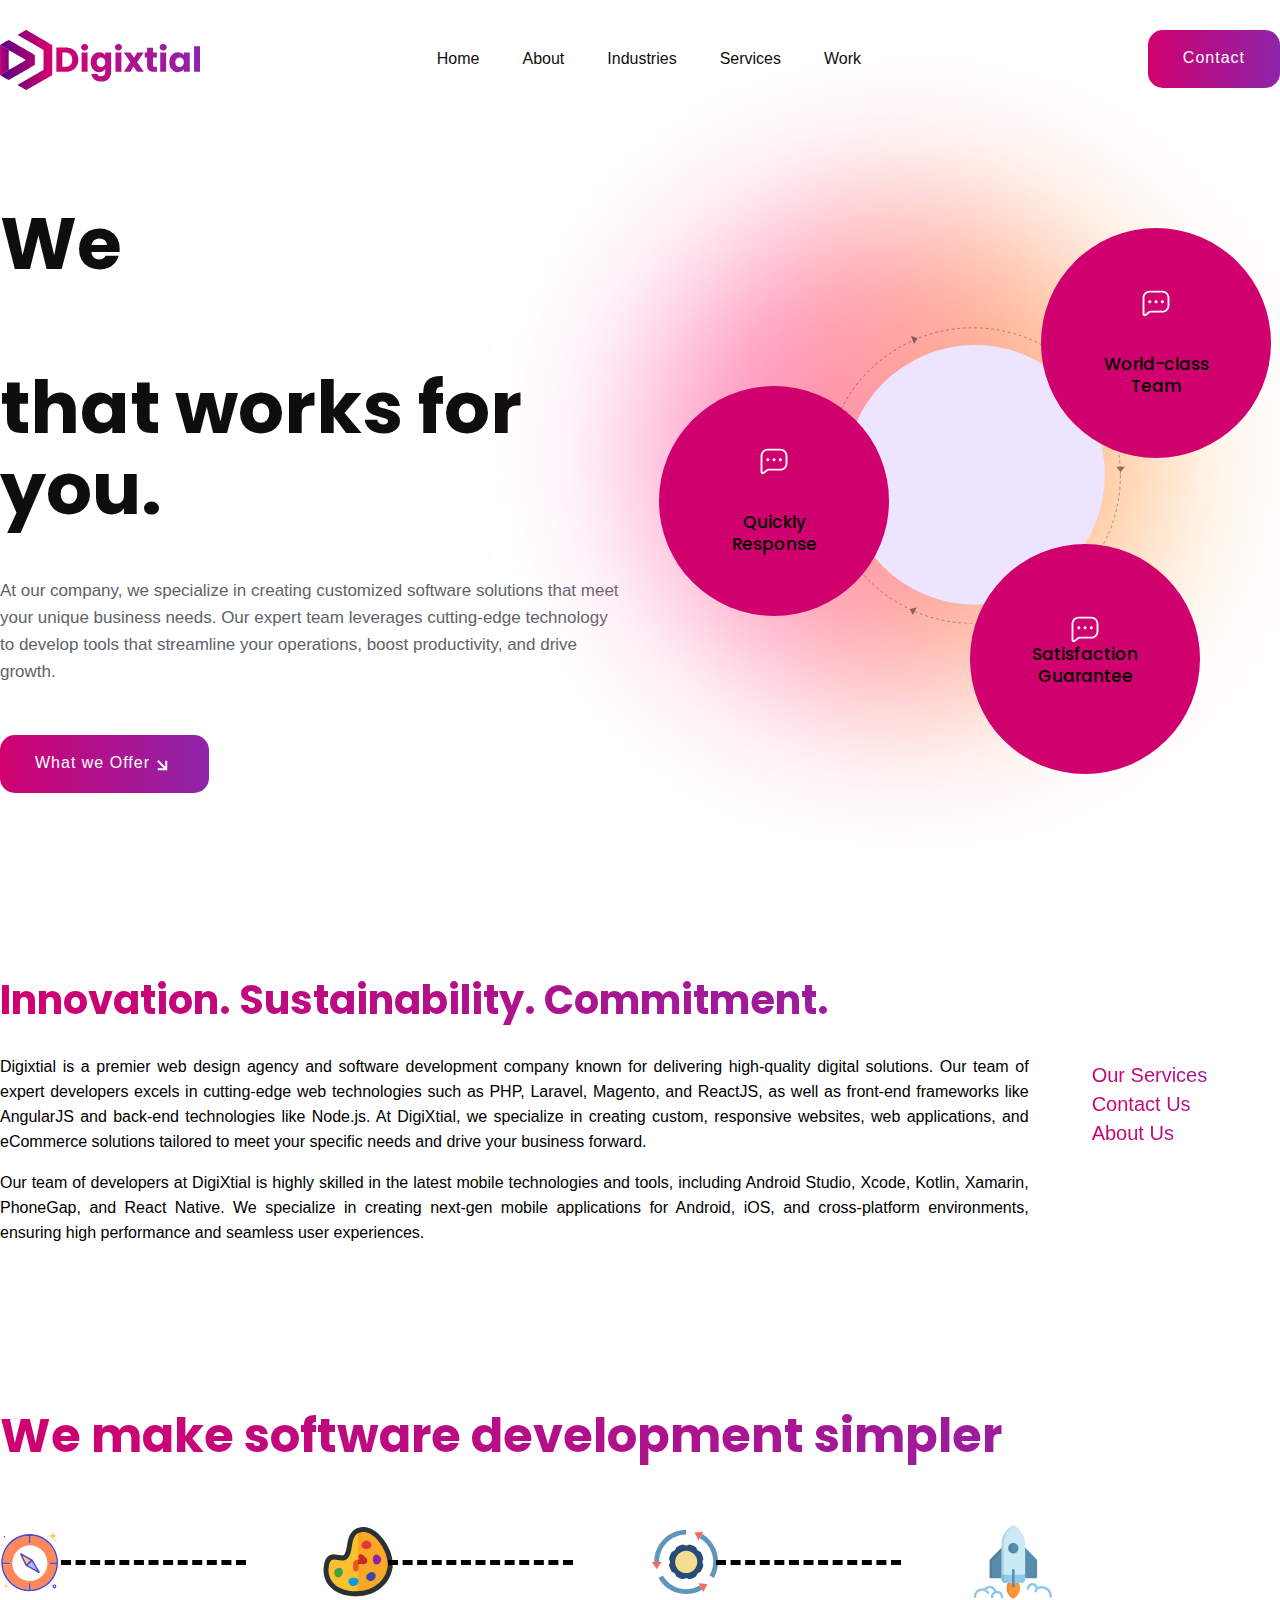
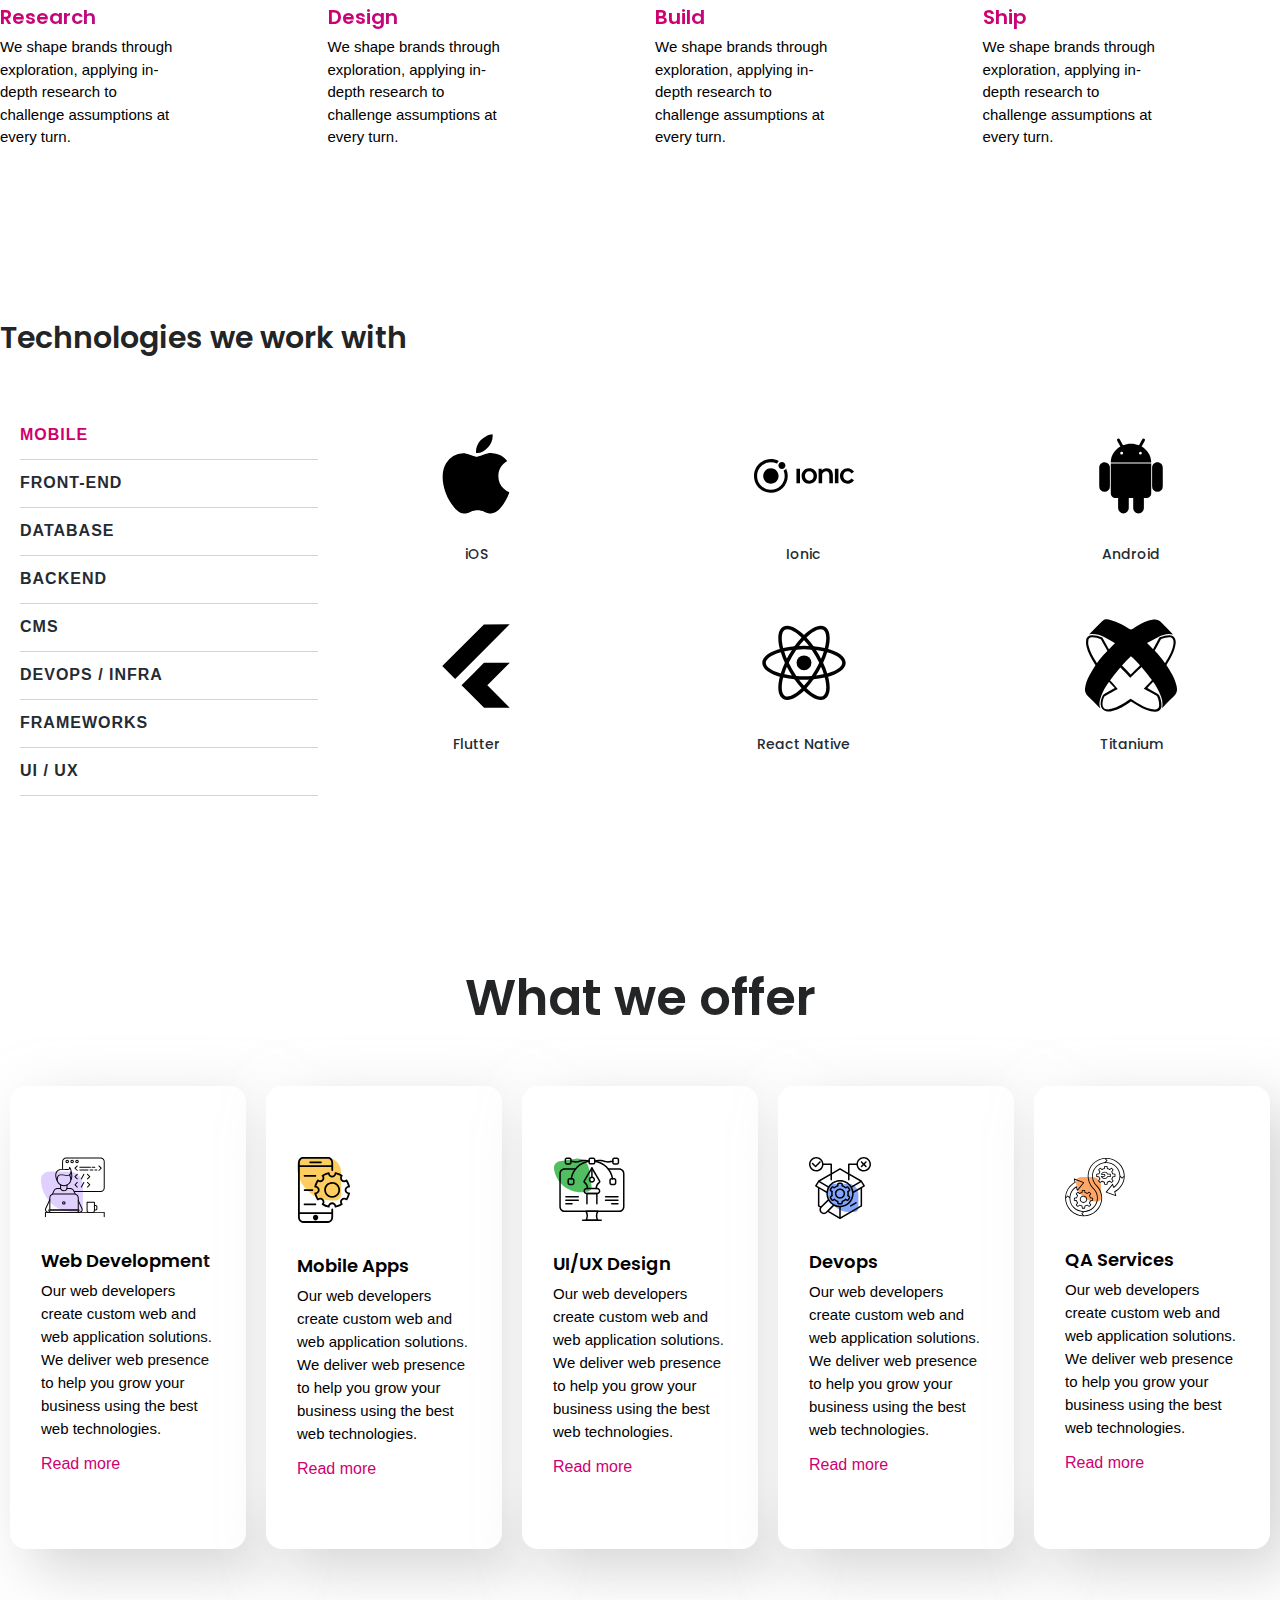
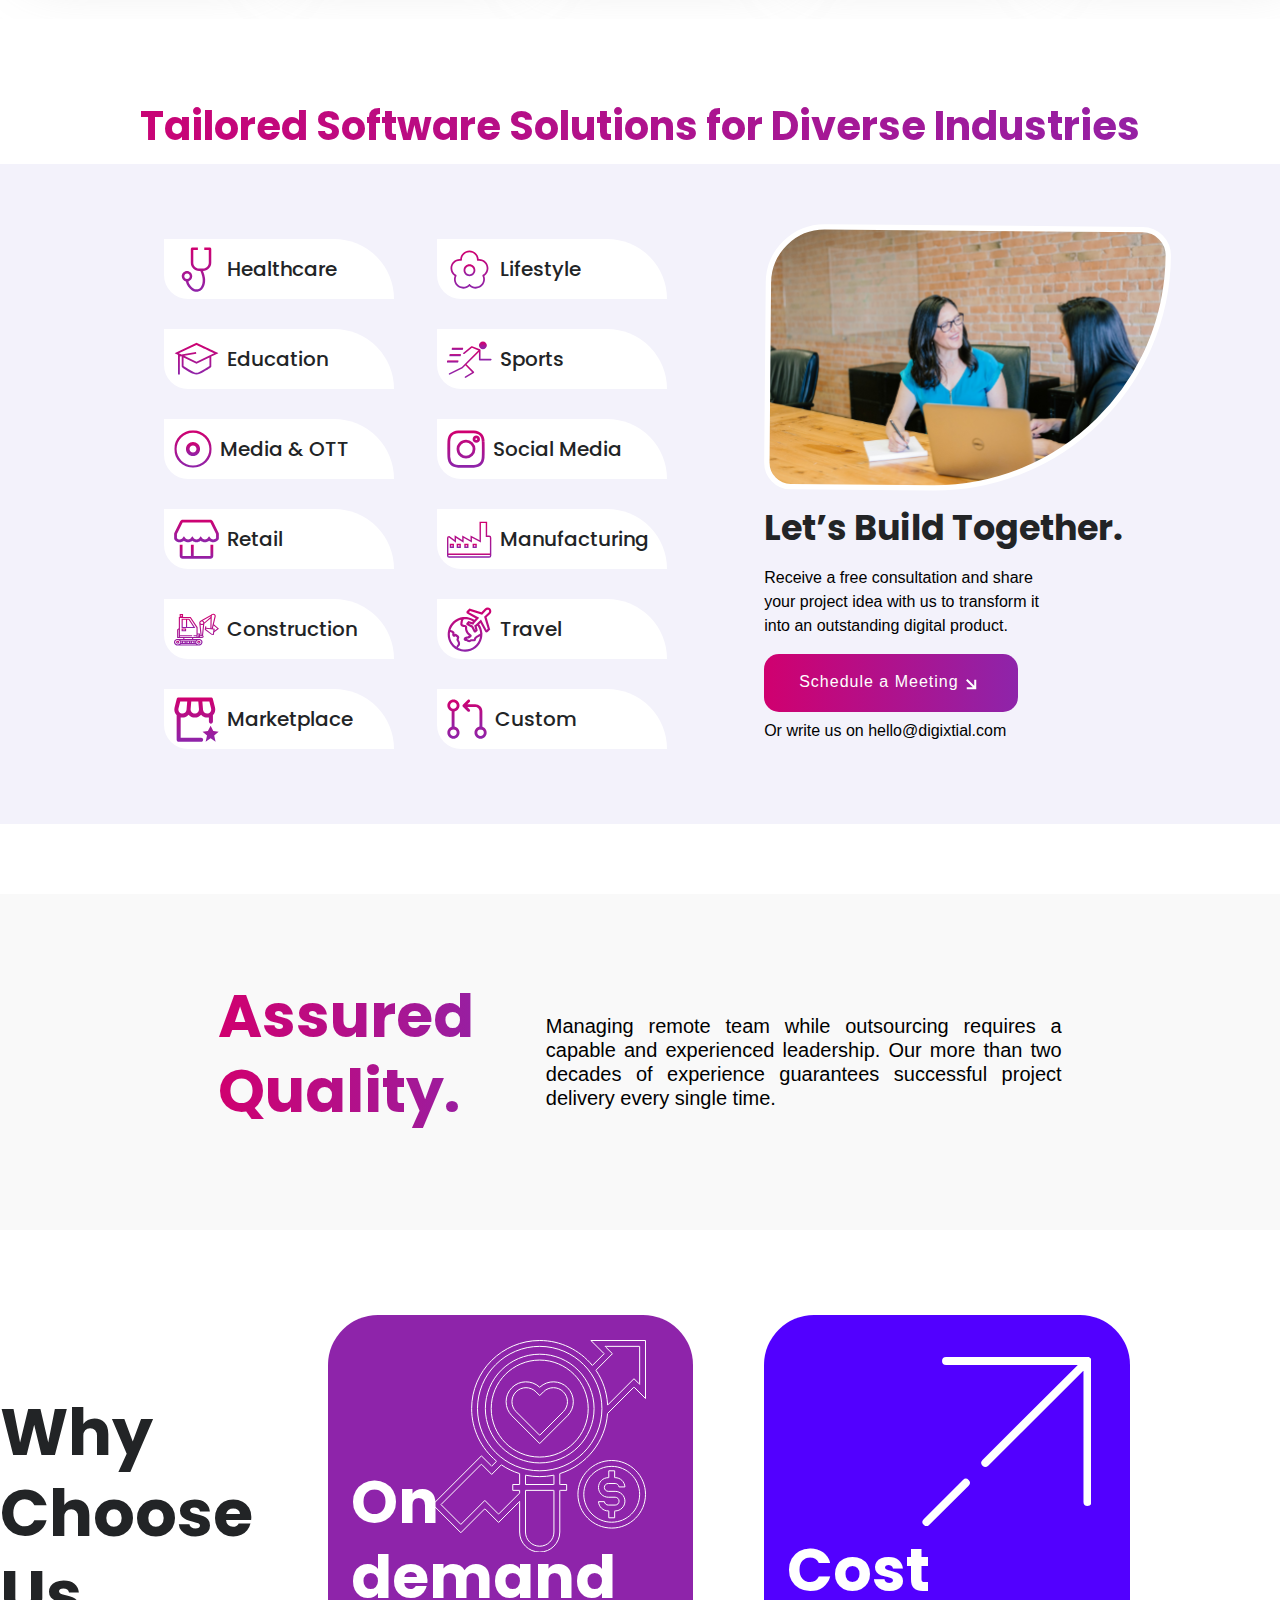
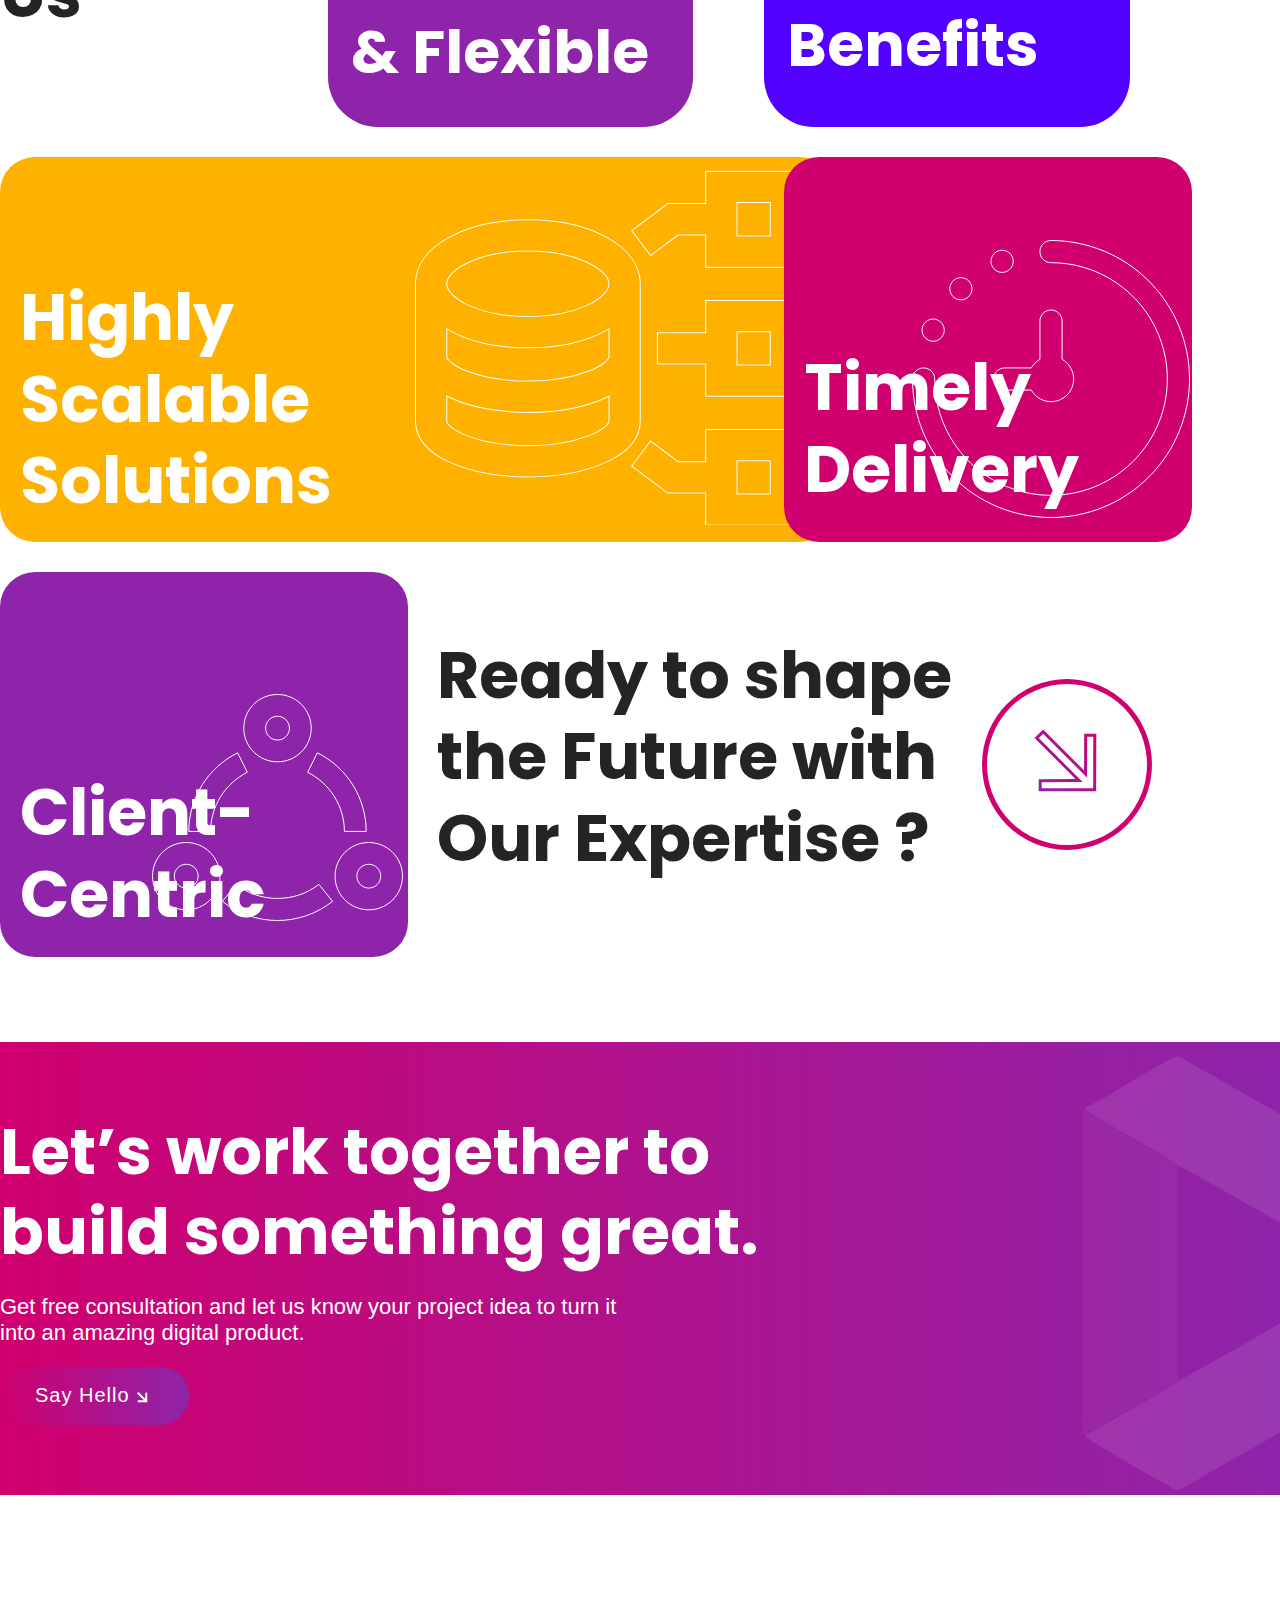
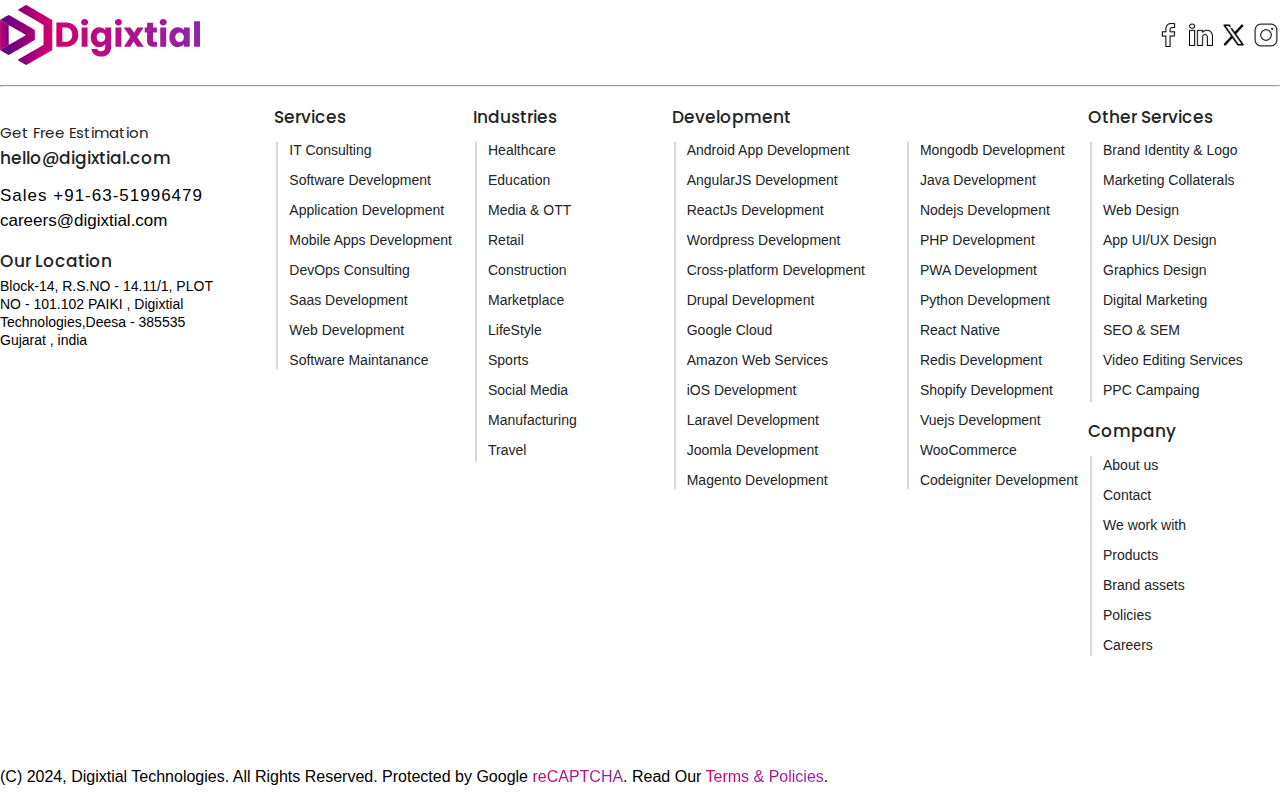
<file: index.html>
<!DOCTYPE html>
<html lang="en">

<head>
    <meta charset="UTF-8">
    <meta name="viewport" content="width=device-width, initial-scale=1.0">
    <title>Digixtial : Professional Website , Application Development Company</title>
    <link rel="stylesheet" href="css/normalize.css">
    <link rel="stylesheet" href="css/style.css">
    <link rel="preconnect" href="https://fonts.googleapis.com">
    <link rel="preconnect" href="https://fonts.gstatic.com" crossorigin>
    <link
        href="https://fonts.googleapis.com/css2?family=Poppins:ital,wght@0,100;0,200;0,300;0,400;0,500;0,600;0,700;0,800;0,900;1,100;1,200;1,300;1,400;1,500;1,600;1,700;1,800;1,900&display=swap"
        rel="stylesheet">
    <link rel="preconnect" href="https://fonts.googleapis.com">
    <link rel="preconnect" href="https://fonts.gstatic.com" crossorigin>
    <link href="https://fonts.googleapis.com/css2?family=Jost:ital,wght@0,100..900;1,100..900&display=swap"
        rel="stylesheet">
</head>

<body>
    <div id="wrapper">
        <header class="site-header">
            <div class="wrap">
                <div class="navbar__content">
                    <div class="site__logo">
                        <a href="index.html"><img src="images/digixtial.svg" alt=""></a>
                    </div>
                    <div class="navbar__manu">
                        <ul>
                            <li><a href="index.html">Home</a></li>
                            <li><a href="about.html">About</a></li>
                            <li><a href="industries.html">Industries</a></li>
                            <li><a href="services.html">Services</i></a></li>
                            <li><a href="work-with.html">Work</a></li>
                        </ul>
                    </div>
                    <div class="btn__last">
                        <a class="bd_btn_link header_btn" href="contact.html">
                            <span class="bd_button_content_wrapper">

                                <span class="pd-animation-flip">
                                    <span class="bd_btn_anim_wrapp">
                                        <span class="bd_button_text">Contact </span>
                                        <span class="bd_button_text">Contact </span>
                                    </span>
                                </span>
                            </span>
                        </a>
                    </div>

                </div>
            </div>
        </header>
        <!--=====================================-->
        <!--=        site-main Start       	=-->
        <!--=====================================-->
        <main class="site-main">
            <!--=====================================-->
            <!--=        Header Area Start       	=-->
            <!--=====================================-->
            <section class="section section-hero">
                <div class="wrap">
                    <div class="row">
                        <div class="col-6">
                            <div class="hero__content">
                                <!-- <h1>We <br> <span> Build Software's </span>that works for <br> you.</h1> -->
                                <h1>We <br>
                                    <span id="spin"></span>
                                    <br>
                                    that works for <br> you.
                                </h1>
                                <p>At our company, we specialize in creating customized software solutions that meet
                                    your unique business needs. Our expert team leverages cutting-edge technology to
                                    develop tools that streamline your operations, boost productivity, and drive growth.
                                </p>
                                <a class="btn btn-hero bd_btn_link" href={props.pathto_link}>
                                    <span class="bd_button_content_wrapper">
                                        <span class="bd_button_icon">
                                            <span> <img src="images/arrow.svg" alt=""></span>
                                        </span>
                                        <span class="pd-animation-flip">
                                            <span class="bd_btn_anim_wrapp">
                                                <span class="bd_button_text">What we Offer</span>
                                                <span class="bd_button_text">What we Offer</span>
                                            </span>
                                        </span>
                                    </span>
                                </a>

                            </div>
                        </div>
                        <div class="col-6">
                            <div class="hero__block">
                                <span class="dot"></span>
                                <div class="about_us_section_wcu">
                                    <div class="container mx-auto">
                                        <div class="flex flex-row">
                                            <div class="basis-1/2 relative">
                                                <div class="starter_steps_group decoration_wrap">
                                                    <ul class="unordered_list">
                                                        <li>
                                                            <div class="content_wrap">
                                                                <div class="item_icon">
                                                                    <Image src="img2/aboticon1.svg"
                                                                        alt="Alt will be added soon" />
                                                                </div>
                                                                <h3 class="item_title">World-class Team</h3>
                                                            </div>
                                                        </li>
                                                        <li>
                                                            <div class="content_wrap">
                                                                <div class="item_icon">
                                                                    <Image src="img2/aboticon1.svg"
                                                                        alt="Alt will be added soon" />
                                                                </div>
                                                                <h3 class="item_title">Quickly Response</h3>
                                                            </div>
                                                        </li>
                                                        <li>
                                                            <div class="content_wrap">
                                                                <div class="images/item_icon">
                                                                    <Image src="img2/aboticon1.svg"
                                                                        alt="Alt will be added soon" />
                                                                </div>
                                                                <h3 class="item_title">Satisfaction Guarantee</h3>
                                                            </div>
                                                        </li>
                                                    </ul>
                                                    <div class="deco_item shape_1">
                                                        <Image src="img2/decoshape1.svg" alt="alt will be added soon" />
                                                    </div>
                                                    <div class="deco_item shape_2">
                                                        <Image src="img2/decoshape2.svg" alt="alt will be added soon" />
                                                    </div>
                                                </div>
                                            </div>
                                        </div>
                                    </div>
                                </div>
                            </div>
                        </div>
                    </div>
                </div>
            </section>
            <!--=====================================-->
            <!--=        Header Area End       	=-->
            <!--=====================================-->


            <!--=====================================-->
            <!--=        About Us Start       	=-->
            <!--=====================================-->
            <section class="section section--about">
                <div class="wrap">
                    <div class="row">
                        <div class="col-10">
                            <div class="about__content">
                                <h2>Innovation. Sustainability. Commitment.</h2>
                                <p>Digixtial is a premier web design agency and software development company known for
                                    delivering high-quality digital solutions. Our team of expert developers excels in
                                    cutting-edge web technologies such as PHP, Laravel, Magento, and ReactJS, as well as
                                    front-end frameworks like AngularJS and back-end technologies like Node.js. At
                                    DigiXtial, we
                                    specialize in creating custom, responsive websites, web applications, and eCommerce
                                    solutions tailored to meet your specific needs and drive your business forward.</p>
                                <p>Our team of developers at DigiXtial is highly skilled in the latest mobile
                                    technologies
                                    and
                                    tools, including Android Studio, Xcode, Kotlin, Xamarin, PhoneGap, and React Native.
                                    We
                                    specialize in creating next-gen mobile applications for Android, iOS, and
                                    cross-platform
                                    environments, ensuring high performance and seamless user experiences.</p>
                            </div>
                        </div>
                        <div class="col-2">
                            <div class="about__btn">
                                <a href="#">Our Services <br> Contact Us <br> About Us</a>
                            </div>
                        </div>
                    </div>

                </div>
            </section>
            <!--=====================================-->
            <!--=        About Us End       	=-->
            <!--=====================================-->


            <!--=====================================-->
            <!--=        Work Start       	=-->
            <!--=====================================-->

            <section class="section section--work">
                <div class="wrap">
                    <div class="work__content">
                        <h2>We make software development simpler</h2>
                    </div>
                    <div class="row mt-35">
                        <div class="col-3">
                            <div class="box__content">
                                <img src="build_images/compass-svgrepo-com 1.svg" alt="">
                                <h3>Research</h3>
                                <p>We shape brands through exploration, applying in-depth research to challenge
                                    assumptions
                                    at every turn.</p>
                            </div>
                        </div>
                        <div class="col-3">
                            <div class="box__content">
                                <img src="build_images/drawing-svgrepo-com 1.svg" alt="">
                                <h3>Design</h3>
                                <p>We shape brands through exploration, applying in-depth research to challenge
                                    assumptions
                                    at every turn.</p>
                            </div>
                        </div>
                        <div class="col-3">
                            <div class="box__content">
                                <img src="build_images/development-cognitive-progress-svgrepo-com 1.svg" alt="">
                                <h3>Build</h3>
                                <p>We shape brands through exploration, applying in-depth research to challenge
                                    assumptions
                                    at every turn.</p>
                            </div>
                        </div>
                        <div class="col-3">
                            <div class="box__content box__letast">
                                <img src="build_images/spacecraft-rocket-svgrepo-com 1.svg" alt="">
                                <h3>Ship</h3>
                                <p>We shape brands through exploration, applying in-depth research to challenge
                                    assumptions
                                    at every turn.</p>
                            </div>
                        </div>
                    </div>
                </div>
            </section>
            <!--=====================================-->
            <!--=        Work End       	=-->
            <!--=====================================-->


            <!--=====================================-->
            <!--=        Technologies Area Start       	=-->
            <!--=====================================-->

            <section class="section section--technologies">
                <div class="wrap">
                    <div class="tech__contant">
                        <h3><Span>Technologies</Span> we work with</h3>
                    </div>
                    <div class="row">

                        <div class="col-3">
                            <div class="tab__btn">
                                <div class="tabs__button ">
                                    <a href="#mobile" class="activetab">Mobile</a>
                                </div>
                                <div class="tabs__button">
                                    <a href="#front-end">Front-End</a>
                                </div>
                                <div class="tabs__button">
                                    <a href="#database">Database</a>
                                </div>
                                <div class="tabs__button">
                                    <a href="#backend">Backend</a>
                                </div>
                                <div class="tabs__button">
                                    <a href="#cms">CMS</a>
                                </div>
                                <div class="tabs__button">
                                    <a href="#devops">Devops / Infra</a>
                                </div>
                                <div class="tabs__button">
                                    <a href="#frameworks">Frameworks</a>
                                </div>
                                <div class="tabs__button">
                                    <a href="#ui">UI / UX</a>
                                </div>
                            </div>
                        </div>
                        <div class="col-9">
                            <div id="mobile" class="tech__head" style="display: block;">
                                <div class="row">
                                    <div class="col-4 text-center">
                                        <div class="tach__block">
                                            <img src="work_images/IOS.svg" alt="">
                                            <h3>iOS</h3>
                                        </div>

                                    </div>
                                    <div class="col-4 text-center">
                                        <div class="tach__block">
                                            <img src="work_images/ionic.svg" alt="">
                                            <h3>Ionic</h3>
                                        </div>

                                    </div>
                                    <div class="col-4 text-center">
                                        <div class="tach__block">
                                            <img src="work_images/android.svg" alt="">
                                            <h3>Android</h3>
                                        </div>

                                    </div>
                                    <div class="col-4 text-center">
                                        <div class="tach__block">
                                            <img src="work_images/flutter.svg" alt="">
                                            <h3>Flutter</h3>
                                        </div>

                                    </div>
                                    <div class="col-4 text-center">
                                        <div class="tach__block">
                                            <img src="work_images/react-native.svg" alt="">
                                            <h3>React Native</h3>
                                        </div>

                                    </div>
                                    <div class="col-4 text-center">
                                        <div class="tach__block">
                                            <img src="work_images/titanium.svg" alt="">
                                            <h3>Titanium</h3>
                                        </div>

                                    </div>
                                </div>
                            </div>
                            <div id="front-end" class="tech__head">
                                <div class="row">
                                    <div class="col-4 text-center">
                                        <div class="tach__block">
                                            <img src="work_images/react.svg" alt="">
                                            <h3>React Js</h3>
                                        </div>
                                    </div>
                                    <div class="col-4 text-center">
                                        <div class="tach__block">
                                            <img src="work_images/typescript.svg" alt="">
                                            <h3>Typescript</h3>
                                        </div>
                                    </div>
                                    <div class="col-4 text-center">
                                        <div class="tach__block">
                                            <img src="work_images/angular.svg" alt="">
                                            <h3>Angular Js</h3>
                                        </div>
                                    </div>
                                    <div class="col-4 text-center">
                                        <div class="tach__block">
                                            <img src="work_images/Vuejs.svg" alt="">
                                            <h3>Vue JS</h3>
                                        </div>
                                    </div>
                                    <div class="col-4 text-center">
                                        <div class="tach__block">
                                            <img src="work_images/Nextjs.svg" alt="">
                                            <h3>Next JS</h3>
                                        </div>
                                    </div>
                                    <div class="col-4 text-center">
                                        <div class="tach__block">
                                            <img src="work_images/javascript.svg" alt="">
                                            <h3>Javascript</h3>
                                        </div>
                                    </div>
                                    <div class="col-4 text-center">
                                        <div class="tach__block">
                                            <img src="work_images/html5.svg" alt="">
                                            <h3>HTML5</h3>
                                        </div>
                                    </div>
                                    <div class="col-4 text-center">
                                        <div class="tach__block logo-img">
                                            <img src="work_images/gatsby.svg" alt="">
                                            <h3>Gatsby</h3>
                                        </div>
                                    </div>
                                    <div class="col-4 text-center">
                                        <div class="tach__block">
                                            <img src="work_images/bootstrap.svg" alt="">
                                            <h3>Bootstrap</h3>
                                        </div>
                                    </div>
                                    <div class="col-4 text-center">
                                        <div class="tach__block">
                                            <img src="work_images/tailwind-css.svg" alt="">
                                            <h3>Tailwindcss</h3>
                                        </div>
                                    </div>
                                </div>
                            </div>
                            <div id="database" class="tech__head">
                                <div class="row">
                                    <div class="col-4 text-center">
                                        <div class="tach__block">
                                            <img src="work_images/mongodb.svg" alt="">
                                            <h3>MongoDB</h3>
                                        </div>
                                    </div>
                                    <div class="col-4 text-center">
                                        <div class="tach__block logo-img">
                                            <img src="work_images/mysql.svg" alt="">
                                            <h3>Mysql</h3>
                                        </div>
                                    </div>
                                    <div class="col-4 text-center">
                                        <div class="tach__block logo-img">
                                            <img src="work_images/sqlite.svg" alt="">
                                            <h3>Sqlite</h3>
                                        </div>
                                    </div>
                                    <div class="col-4 text-center">
                                        <div class="tach__block">
                                            <img src="work_images/firebase.svg" alt="">
                                            <h3>Firebase</h3>
                                        </div>
                                    </div>
                                    <div class="col-4 text-center">
                                        <div class="tach__block">
                                            <img src="work_images/postgresql.svg" alt="">
                                            <h3>PostgreSql</h3>
                                        </div>
                                    </div>
                                    <div class="col-4 text-center">
                                        <div class="tach__block">
                                            <img src="work_images/redis.svg" alt="">
                                            <h3>Redis</h3>
                                        </div>
                                    </div>
                                </div>
                            </div>
                            <div id="backend" class="tech__head">
                                <div class="row">
                                    <div class="col-4 text-center">
                                        <div class="tach__block">
                                            <img src="work_images/php.svg" alt="">
                                            <h3>PHP</h3>
                                        </div>
                                    </div>
                                    <div class="col-4 text-center">
                                        <div class="tach__block">
                                            <img src="work_images/nodejs.svg" alt="">
                                            <h3>NODE.JS</h3>
                                        </div>
                                    </div>
                                    <div class="col-4 text-center">
                                        <div class="tach__block">
                                            <img src="work_images/python.svg" alt="">
                                            <h3>Python</h3>
                                        </div>
                                    </div>
                                </div>
                            </div>
                            <div id="cms" class="tech__head">
                                <div class="row">
                                    <div class="col-4 text-center">
                                        <div class="tach__block logo-img">
                                            <img src="work_images/Strapi.monogram.logo.svg" alt="">
                                            <h3>Strapi</h3>
                                        </div>
                                    </div>
                                    <div class="col-4 text-center">
                                        <div class="tach__block logo-img">
                                            <img src="work_images/appwrite.svg" alt="">
                                            <h3>Appwrite</h3>
                                        </div>
                                    </div>
                                    <div class="col-4 text-center">
                                        <div class="tach__block">
                                            <img src="work_images/wordpress.svg" alt="">
                                            <h3>Wordpress</h3>
                                        </div>
                                    </div>
                                    <div class="col-4 text-center">
                                        <div class="tach__block">
                                            <img src="work_images/shopify.svg" alt="">
                                            <h3>Shopify</h3>
                                        </div>
                                    </div>
                                    <div class="col-4 text-center">
                                        <div class="tach__block">
                                            <img src="work_images/joomla.svg" alt="">
                                            <h3>Joomla</h3>
                                        </div>
                                    </div>
                                    <div class="col-4 text-center">
                                        <div class="tach__block logo-img">
                                            <img src="work_images/contentful.svg" alt="">
                                            <h3>Contentful</h3>
                                        </div>
                                    </div>
                                    <div class="col-4 text-center">
                                        <div class="tach__block">
                                            <img src="work_images/sanity-monogram--black-on-white.svg" alt="">
                                            <h3>sanity</h3>
                                        </div>
                                    </div>
                                </div>
                            </div>
                            <div id="devops" class="tech__head">
                                <div class="row">
                                    <div class="col-4 text-center">
                                        <div class="tach__block">
                                            <img src="work_images/aws.svg" alt="">
                                            <h3>AWS</h3>
                                        </div>
                                    </div>
                                    <div class="col-4 text-center">
                                        <div class="tach__block">
                                            <img src="work_images/google-cloud.svg" alt="">
                                            <h3>Google Cloud</h3>
                                        </div>
                                    </div>
                                    <div class="col-4 text-center">
                                        <div class="tach__block">
                                            <img src="work_images/azure.svg" alt="">
                                            <h3>Azure</h3>
                                        </div>
                                    </div>
                                </div>

                            </div>
                            <div id="frameworks" class="tech__head">
                                <div class="row">
                                    <div class="col-4 text-center">
                                        <div class="tach__block logo-img">
                                            <img src="work_images/laravel.svg" alt="">
                                            <h3>Laravel</h3>
                                        </div>
                                    </div>
                                    <div class="col-4 text-center">
                                        <div class="tach__block">
                                            <img src="work_images/django.svg" alt="">
                                            <h3>Django</h3>
                                        </div>
                                    </div>
                                    <div class="col-4 text-center">
                                        <div class="tach__block">
                                            <img src="work_images/Nextjs.svg" alt="">
                                            <h3>Nextjs</h3>
                                        </div>
                                    </div>
                                </div>
                            </div>
                            <div id="ui" class="tech__head">
                                <div class="row">
                                    <div class="col-4 text-center">
                                        <div class="tach__block">
                                            <img src="work_images/figma.svg" alt="">
                                            <h3>FIgma</h3>
                                        </div>
                                    </div>
                                    <div class="col-4 text-center">
                                        <div class="tach__block logo-img">
                                            <img src="work_images/adobe-xd-icon.svg" alt="">
                                            <h3>Adobe XD</h3>
                                        </div>
                                    </div>
                                </div>
                            </div>
                        </div>

                    </div>
                </div>
            </section>
            <!--=====================================-->
            <!--=        Technologies Area End       	=-->
            <!--=====================================-->

            <!--=====================================-->
            <!--=        Services Start       	=-->
            <!--=====================================-->
            <section class="section section--services">
                <div class="services__content">
                    <h2>What we offer</h2>
                </div>
                <div class="services__main">
                    <div class="services_slider">
                        <div class="services__block">
                            <img src="services_images/Group 6.svg" alt="">
                        </div>
                        <div class="services__box">
                            <h3>Web Development</h3>
                            <p>Our web developers create custom web and web application solutions. We deliver web
                                presence to help you grow your business using the best web technologies.</p>
                            <a href="#">Read more</a>
                        </div>
                    </div>
                    <div class="services_slider">
                        <div class="services__block">
                            <img src="services_images/Group 7.svg" alt="">
                        </div>
                        <div class="services__box">
                            <h3>Mobile Apps</h3>
                            <p>Our web developers create custom web and web application solutions. We deliver web
                                presence to help you grow your business using the best web technologies.</p>
                            <a href="#">Read more</a>
                        </div>
                    </div>
                    <div class="services_slider">
                        <div class="services__block">
                            <img src="services_images/Group 8.svg" alt="">
                        </div>
                        <div class="services__box">
                            <h3>UI/UX Design</h3>
                            <p>Our web developers create custom web and web application solutions. We deliver web
                                presence to help you grow your business using the best web technologies.</p>
                            <a href="#">Read more</a>
                        </div>
                    </div>
                    <div class="services_slider">
                        <div class="services__block">
                            <img src="services_images/Group 9.svg" alt="">
                        </div>
                        <div class="services__box">
                            <h3>Devops</h3>
                            <p>Our web developers create custom web and web application solutions. We deliver web
                                presence to help you grow your business using the best web technologies.</p>
                            <a href="#">Read more</a>
                        </div>
                    </div>
                    <div class="services_slider">
                        <div class="services__block">
                            <img src="services_images/Group 10.svg" alt="">
                        </div>
                        <div class="services__box">
                            <h3>QA Services</h3>
                            <p>Our web developers create custom web and web application solutions. We deliver web
                                presence to help you grow your business using the best web technologies.</p>
                            <a href="#">Read more</a>
                        </div>
                    </div>


                </div>

    </div>
    </section>
    <!--=====================================-->
    <!--=        Services End       	=-->
    <!--=====================================-->
    <!--=====================================-->
    <!--=        solutions Start       	=-->
    <!--=====================================-->


    <section class="section section--solutions">
        <div class="solutions__content">
            <h2>Tailored Software Solutions for Diverse Industries</h2>
        </div>
        <div class="product__item">
            <div class="wrap">
                <div class="row">
                    <div class="col-6">
                        <div class="row">
                            <div class="product__info">

                            </div>
                            <div class="col-5">
                                <div class="product__box">
                                    <div class="box__icon">
                                        <img src="solutions_images/Group.svg" alt="">
                                    </div>
                                    <div class="box__heading">
                                        <h4>Healthcare</h4>
                                    </div>
                                </div>
                            </div>
                            <div class="col-5">
                                <div class="product__box">
                                    <div class="box__icon">
                                        <img src="solutions_images/flower-svgrepo-com.svg" alt="">
                                    </div>
                                    <div class="box__heading">
                                        <h4>Lifestyle</h4>
                                    </div>
                                </div>
                            </div>
                            <div class="col-5">
                                <div class="product__box">
                                    <div class="box__icon">
                                        <img src="solutions_images/education-svgrepo-com.svg" alt="">
                                    </div>
                                    <div class="box__heading">
                                        <h4>Education</h4>
                                    </div>
                                </div>
                            </div>
                            <div class="col-5">
                                <div class="product__box">
                                    <div class="box__icon">
                                        <img src="solutions_images/Group1.svg" alt="">
                                    </div>
                                    <div class="box__heading">
                                        <h4>Sports</h4>
                                    </div>
                                </div>
                            </div>
                            <div class="col-5">
                                <div class="product__box">
                                    <div class="box__icon">
                                        <img src="solutions_images/media-optical-dvd-symbolic-svgrepo-com 2.svg" alt="">
                                    </div>
                                    <div class="box__heading">
                                        <h4>Media & OTT</h4>
                                    </div>
                                </div>
                            </div>
                            <div class="col-5">
                                <div class="product__box">
                                    <div class="box__icon">
                                        <img src="solutions_images/Vector.svg" alt="">
                                    </div>
                                    <div class="box__heading">
                                        <h4>Social Media</h4>
                                    </div>
                                </div>
                            </div>
                            <div class="col-5">
                                <div class="product__box">
                                    <div class="box__icon">
                                        <img src="solutions_images/retail.svg" alt="">
                                    </div>
                                    <div class="box__heading">
                                        <h4>Retail</h4>
                                    </div>
                                </div>
                            </div>
                            <div class="col-5">
                                <div class="product__box">
                                    <div class="box__icon">
                                        <img src="solutions_images/Page-1.svg" alt="">
                                    </div>
                                    <div class="box__heading">
                                        <h4>Manufacturing</h4>
                                    </div>
                                </div>
                            </div>
                            <div class="col-5">
                                <div class="product__box">
                                    <div class="box__icon">
                                        <img src="solutions_images/Excavator_1_.svg" alt="">
                                    </div>
                                    <div class="box__heading">
                                        <h4>Construction</h4>
                                    </div>
                                </div>
                            </div>
                            <div class="col-5">
                                <div class="product__box">
                                    <div class="box__icon">
                                        <img src="solutions_images/Vector1.svg" alt="">
                                    </div>
                                    <div class="box__heading">
                                        <h4>Travel</h4>
                                    </div>
                                </div>
                            </div>
                            <div class="col-5">
                                <div class="product__box">
                                    <div class="box__icon">
                                        <img src="solutions_images/Vector2.svg" alt="">
                                    </div>
                                    <div class="box__heading">
                                        <h4>Marketplace</h4>
                                    </div>
                                </div>
                            </div>
                            <div class="col-5">
                                <div class="product__box">
                                    <div class="box__icon">
                                        <img src="solutions_images/ByRequest.svg" alt="">
                                    </div>
                                    <div class="box__heading">
                                        <h4>Custom </h4>
                                    </div>
                                </div>
                            </div>

                        </div>
                    </div>
                    <div class="col-4">
                        <div class="product__build">
                            <div class="product__block">
                                <img src="solutions_images/Rectangle.svg" alt="">
                            </div>
                            <h3>Let’s Build Together.</h3>
                            <p>Receive a free consultation and share your project idea with us to transform it into
                                an outstanding digital product.</p>
                            <a class="btn btn-hero bd_btn_link" href={props.pathto_link}>
                                <span class="bd_button_content_wrapper">
                                    <span class="bd_button_icon">
                                        <span> <img src="images/arrow.svg" alt=""></span>
                                    </span>
                                    <span class="pd-animation-flip">
                                        <span class="bd_btn_anim_wrapp">
                                            <span class="bd_button_text">Schedule a Meeting</span>
                                            <span class="bd_button_text">Schedule a Meeting</span>
                                        </span>
                                    </span>
                                </span>
                            </a>
                            <span class="email__span">Or write us on hello@digixtial.com</span>
                        </div>
                    </div>
                </div>
            </div>
        </div>
    </section>
    <!--=====================================-->
    <!--=        solutions End       	=-->
    <!--=====================================-->


    <!--=====================================-->
    <!--=        quality Start       	=-->
    <!--=====================================-->
    <section class="section section--quality bg--color">
        <div class="wrap">
            <div class="row">
                <div class="col-3">
                    <div class="quality__content">
                        <h2>Assured Quality.</h2>
                    </div>
                </div>
                <div class="col-5">
                    <div class="quality__sub">
                        <p>Managing remote team while outsourcing requires a capable and experienced leadership. Our
                            more than two decades of experience guarantees successful project delivery every single
                            time.</p>
                    </div>
                </div>
            </div>
        </div>
    </section>
    <!--=====================================-->
    <!--=        quality End       	=-->
    <!--=====================================-->

    <!--=====================================-->
    <!--=        Why Choose Us Start       	=-->
    <!--=====================================-->
    <section class="section section--choose">
        <div class="wrap">
            <div class="choose__box">
                <div class="row">
                    <div class="col-3">
                        <div class="choose__heading">
                            <h2>Why Choose Us</h2>
                        </div>
                    </div>
                    <div class="col-4">
                        <div class="flexible__box flexible-1">
                            <h2>On <br> demand <br>& Flexible</h2>
                        </div>
                    </div>
                    <div class="col-4">
                        <div class="flexible__box flexible-2">
                            <h2>Cost <br>Benefits</h2>
                        </div>
                    </div>
                </div>
                <div class="row">
                    <div class="col-7">
                        <div class="highly__box">
                            <h2>Highly <br> Scalable <br>Solutions</h2>
                        </div>
                    </div>
                    <div class="col-4">
                        <div class="timely__box">
                            <h2>Timely <br> Delivery</h2>
                        </div>
                    </div>
                </div>
                <div class="row">
                    <div class="col-4">
                        <div class="client__box">
                            <h2>Client- <br>Centric</h2>
                        </div>
                    </div>
                    <div class="col-5">
                        <h2>Ready to shape the Future with Our Expertise ?</h2>
                    </div>
                    <div class="col-2">
                        <a href="#">
                            <div class="explor__botton">
                                <img src="choose_images/Vector3.svg" alt="">
                            </div>
                        </a>
                    </div>
                </div>
            </div>
        </div>
    </section>

    <!--=====================================-->
    <!--=        Why Choose Us End       	=-->
    <!--=====================================-->
    <!--=====================================-->
    <!--=        CTA Start       	=-->
    <!--=====================================-->

    <section class="section section--cta">
        <div class="wrap">
            <div class="cta__content">
                <h2>Let’s work together to <br>build something great.</h2>
                <p>Get free consultation and let us know your project idea to turn it <br> into an amazing digital
                    product.
                </p>
                <a class="btn btn--cta bd_btn_link" style="background-color: black;" href="#">
                    <span class="bd_button_content_wrapper">
                        <span class="bd_button_icon">
                            <span> <img src="images/arrow.svg" alt=""></span>
                        </span>
                        <span class="pd-animation-flip">
                            <span class="bd_btn_anim_wrapp">
                                <span class="bd_button_text">Say Hello</span>
                                <span class="bd_button_text">Say Hello</span>
                            </span>
                        </span>
                    </span>
                </a>
            </div>
        </div>
    </section>
    <!--=====================================-->
    <!--=        CTA End       	=-->
    <!--=====================================-->
    </main>

    <footer class="site-footer">
        <div class="wrap">
            <div class="footer__logo">
                <div class="site__logo">
                    <img src="images/digixtial.svg" alt="">
                </div>
                <div class="social__icon">
                    <a href="#"><img src="footer_icon/Facebook F.svg" alt=""></a>
                    <a href="#"><img src="footer_icon/LinkedIn 2.svg" alt=""></a>
                    <a href="#"><img src="footer_icon/TwitterX.svg" alt=""></a>
                    <a href="#"><img src="footer_icon/Instagram.svg" alt=""></a>
                </div>
            </div>
            <hr>

            <div class="footer__contant">
                <div class="Company__info">
                    <h3>Get Free Estimation</h3>
                    <h5>hello@digixtial.com</h5>
                    <div class="contact__number">
                        <p class="contact_number">Sales +91-63-51996479</p>
                        <p class="email_id"><a href="#">careers@digixtial.com</a></p>
                    </div>
                    <div class="address__info">
                        <h4>Our Location</h4>
                        <p>Block-14, R.S.NO - 14.11/1, PLOT NO - 101.102 PAIKI , Digixtial Technologies,Deesa - 385535
                            Gujarat , india</p>
                    </div>
                </div>
                <div class="services__contant">
                    <h3>Services</h3>
                    <ul>
                        <li><a href="#">IT Consulting</a></li>
                        <li><a href="#">Software Development</a></li>
                        <li><a href="#">Application Development</a></li>
                        <li><a href="#">Mobile Apps Development</a></li>
                        <li><a href="#">DevOps Consulting</a></li>
                        <li><a href="#">Saas Development</a></li>
                        <li><a href="#">Web Development</a></li>
                        <li><a href="#">Software Maintanance</a></li>
                    </ul>
                </div>
                <div class="industries__content">
                    <h3>Industries</h3>
                    <ul>
                        <li><a href="#">Healthcare</a></li>
                        <li><a href="#">Education </a></li>
                        <li><a href="#">Media & OTT</a></li>
                        <li><a href="#">Retail</a></li>
                        <li><a href="#">Construction</a></li>
                        <li><a href="#">Marketplace</a></li>
                        <li><a href="#">LifeStyle</a></li>
                        <li><a href="#">Sports</a></li>
                        <li><a href="#">Social Media</a></li>
                        <li><a href="#">Manufacturing</a></li>
                        <li><a href="#">Travel </a></li>
                    </ul>
                </div>
                <div class="main__development">
                    <div class="development__page">
                        <h3>Development</h3>
                        <ul>
                            <li><a href="#">Android App Development</a></li>
                            <li><a href="#">AngularJS Development</a></li>
                            <li><a href="#">ReactJs Development </a></li>
                            <li><a href="#">Wordpress Development</a></li>
                            <li><a href="#">Cross-platform Development</a></li>
                            <li><a href="#">Drupal Development</a></li>
                            <li><a href="#">Google Cloud </a></li>
                            <li><a href="#">Amazon Web Services</a></li>
                            <li><a href="#">iOS Development</a></li>
                            <li><a href="#">Laravel Development</a></li>
                            <li><a href="#">Joomla Development</a></li>
                            <li><a href="#">Magento Development </a></li>
                        </ul>
                    </div>
                    <div class="development__page2">
                        <ul>
                            <li><a href="#">Mongodb Development </a></li>
                            <li><a href="#">Java Development</a></li>
                            <li><a href="#">Nodejs Development</a></li>
                            <li><a href="#">PHP Development</a></li>
                            <li><a href="#">PWA Development</a></li>
                            <li><a href="#">Python Development</a></li>
                            <li><a href="#">React Native</a></li>
                            <li><a href="#">Redis Development</a></li>
                            <li><a href="#">Shopify Development</a></li>
                            <li><a href="#">Vuejs Development</a></li>
                            <li><a href="#">WooCommerce</a></li>
                            <li><a href="#">Codeigniter Development</a></li>
                        </ul>
                    </div>
                </div>
                <div class="other-services__contant">
                    <div class="other__services">
                        <h3>Other Services</h3>
                        <ul>
                            <li><a href="#">Brand Identity & Logo</a></li>
                            <li><a href="#">Marketing Collaterals</a></li>
                            <li><a href="#">Web Design </a></li>
                            <li><a href="#">App UI/UX Design</a></li>
                            <li><a href="#">Graphics Design</a></li>
                            <li><a href="#">Digital Marketing </a></li>
                            <li><a href="#">SEO & SEM</a></li>
                            <li><a href="#">Video Editing Services</a></li>
                            <li><a href="#">PPC Campaing</a></li>
                        </ul>
                    </div>
                    <div class="company">
                        <h3>Company</h3>
                        <ul>
                            <li><a href="about.html">About us</a></li>
                            <li><a href="contact.html">Contact</a></li>
                            <li><a href="work-with.html">We work with</a></li>
                            <li><a href="#">Products</a></li>
                            <li><a href="brand.html">Brand assets</a></li>
                            <li><a href="#">Policies</a></li>
                            <li><a href="careers.html">Careers</a></li>
                        </ul>
                    </div>
                </div>
            </div>
            <div class="copyright">
                <p>(C) 2024, Digixtial Technologies. All Rights Reserved. Protected by Google <a href="#">reCAPTCHA</a>.
                    Read Our <a href="#">Terms & Policies</a>.</p>
            </div>        
        </div>
    </footer>

    </div>
    <script src="js/swiper-bundle.min.js"></script>
    <script src="js/jquery-1.11.0.min.js"></script>
    <script src="js/script.js"></script>
</body>

</html>
</file>
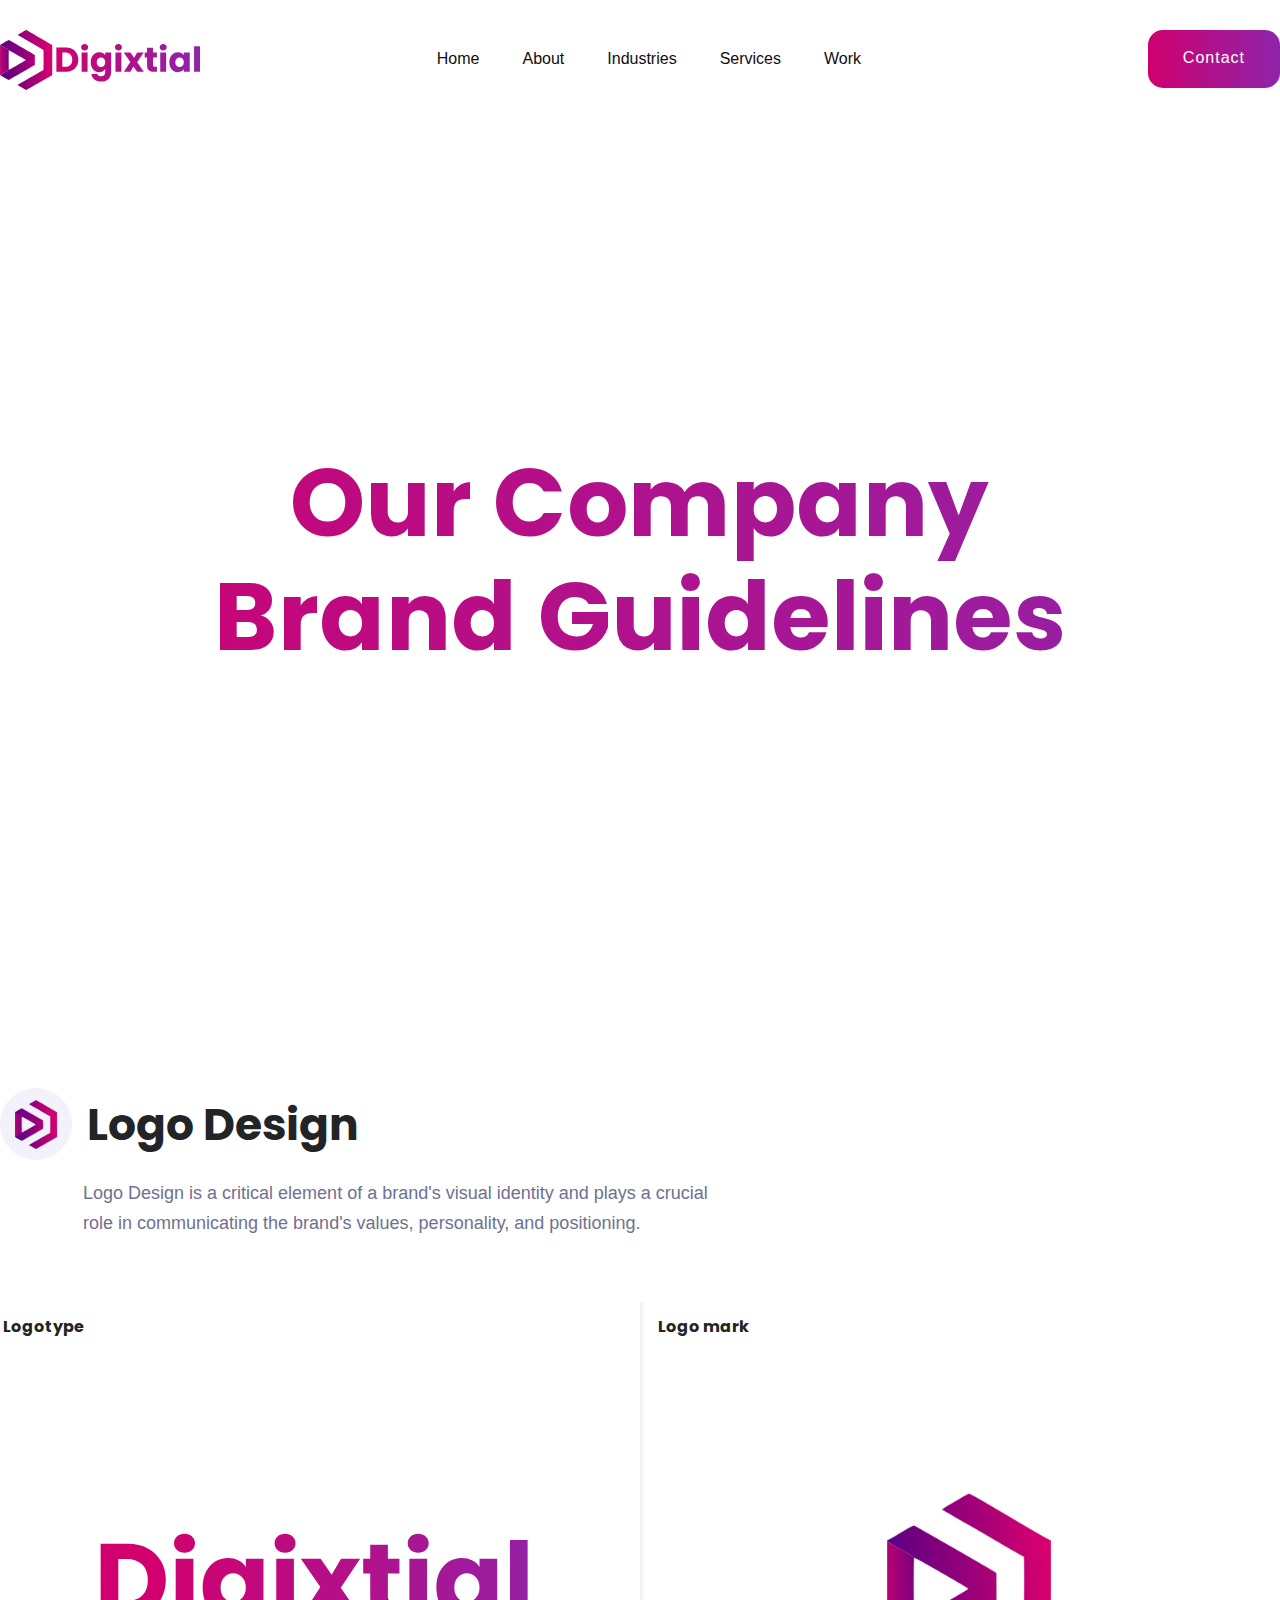
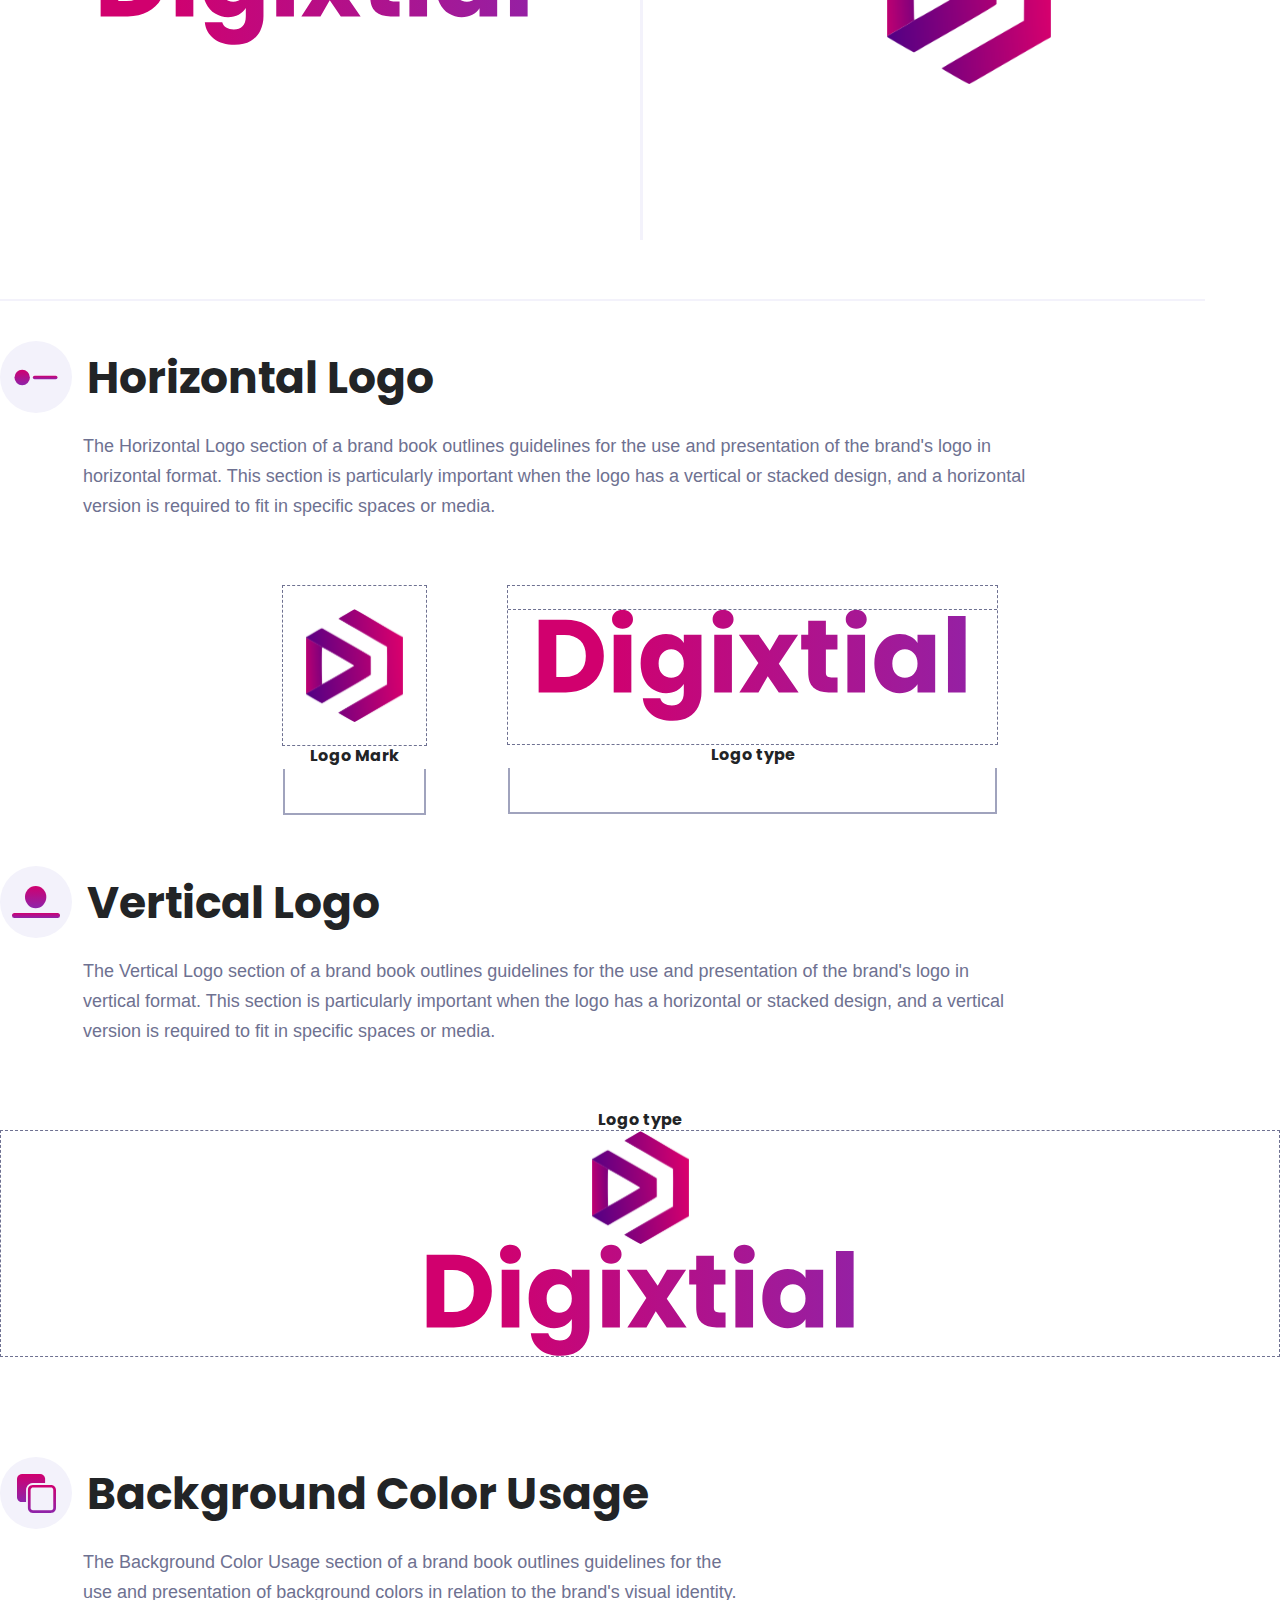
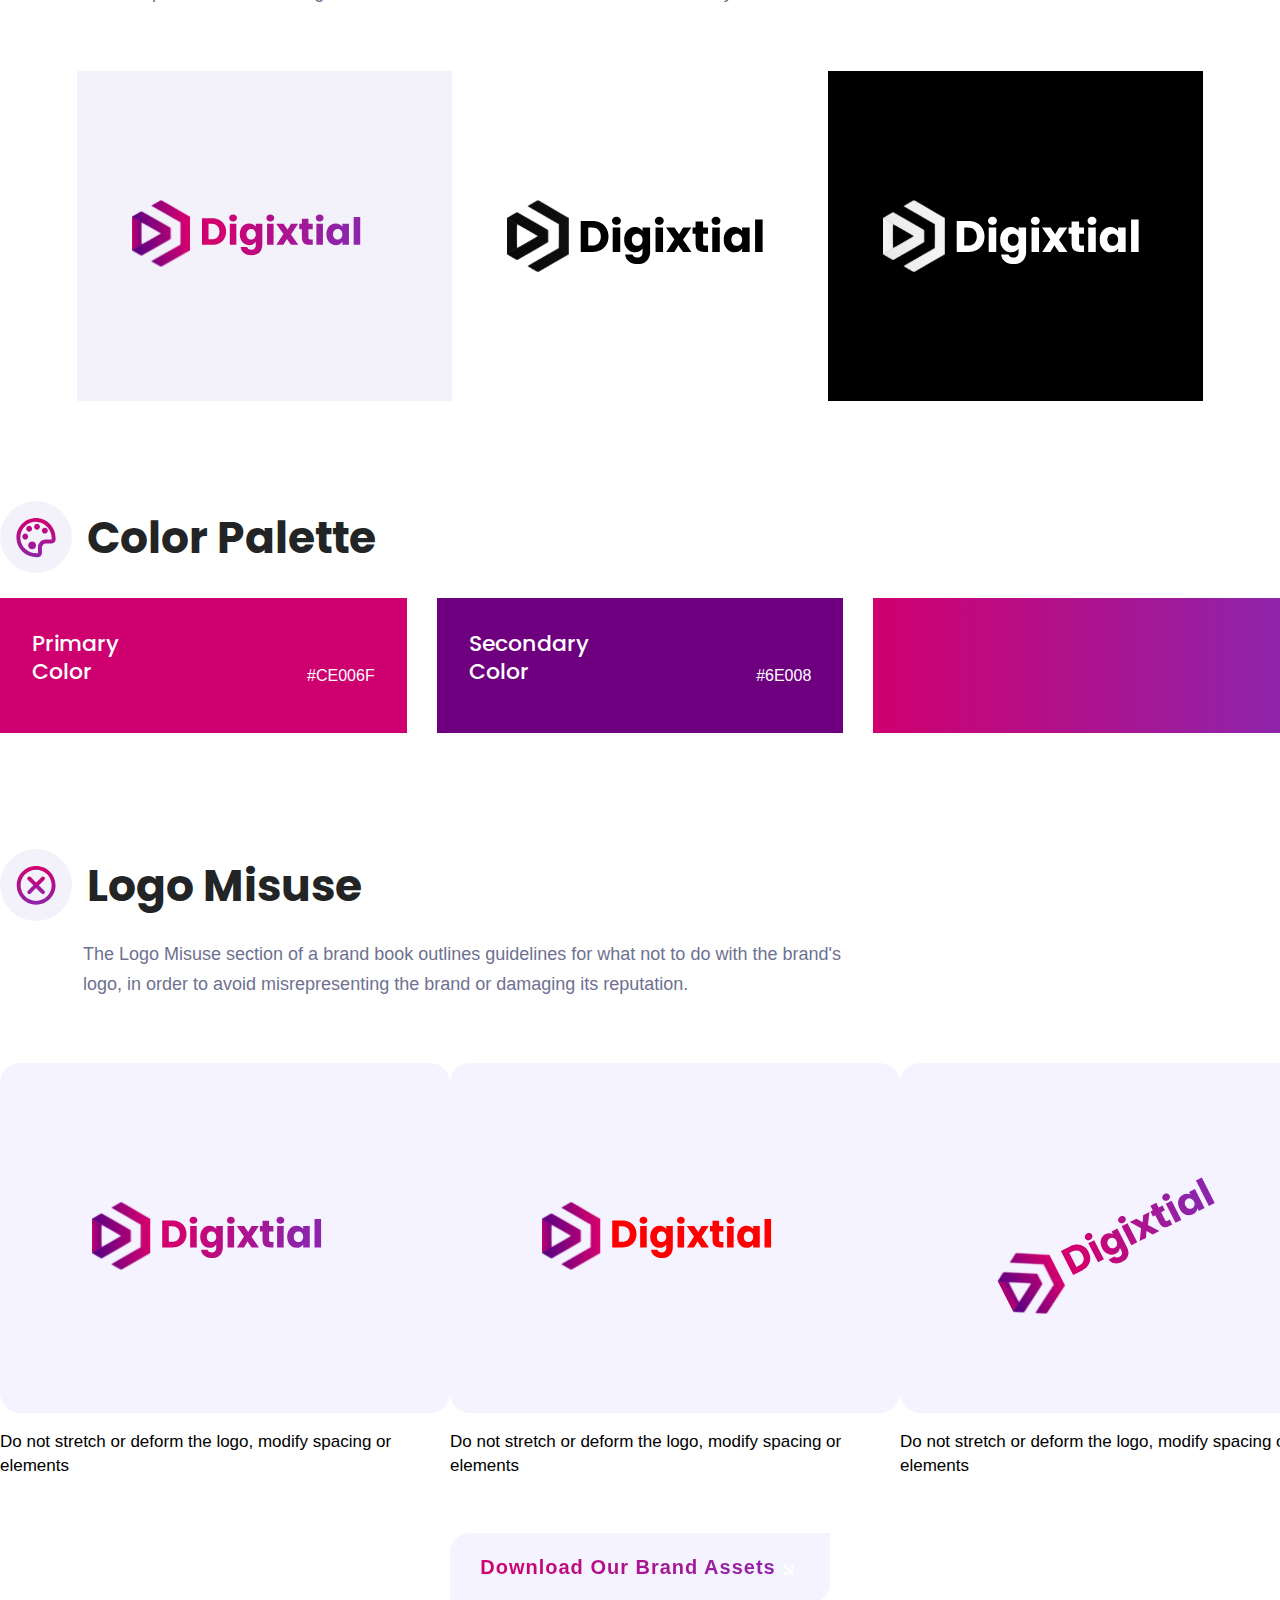
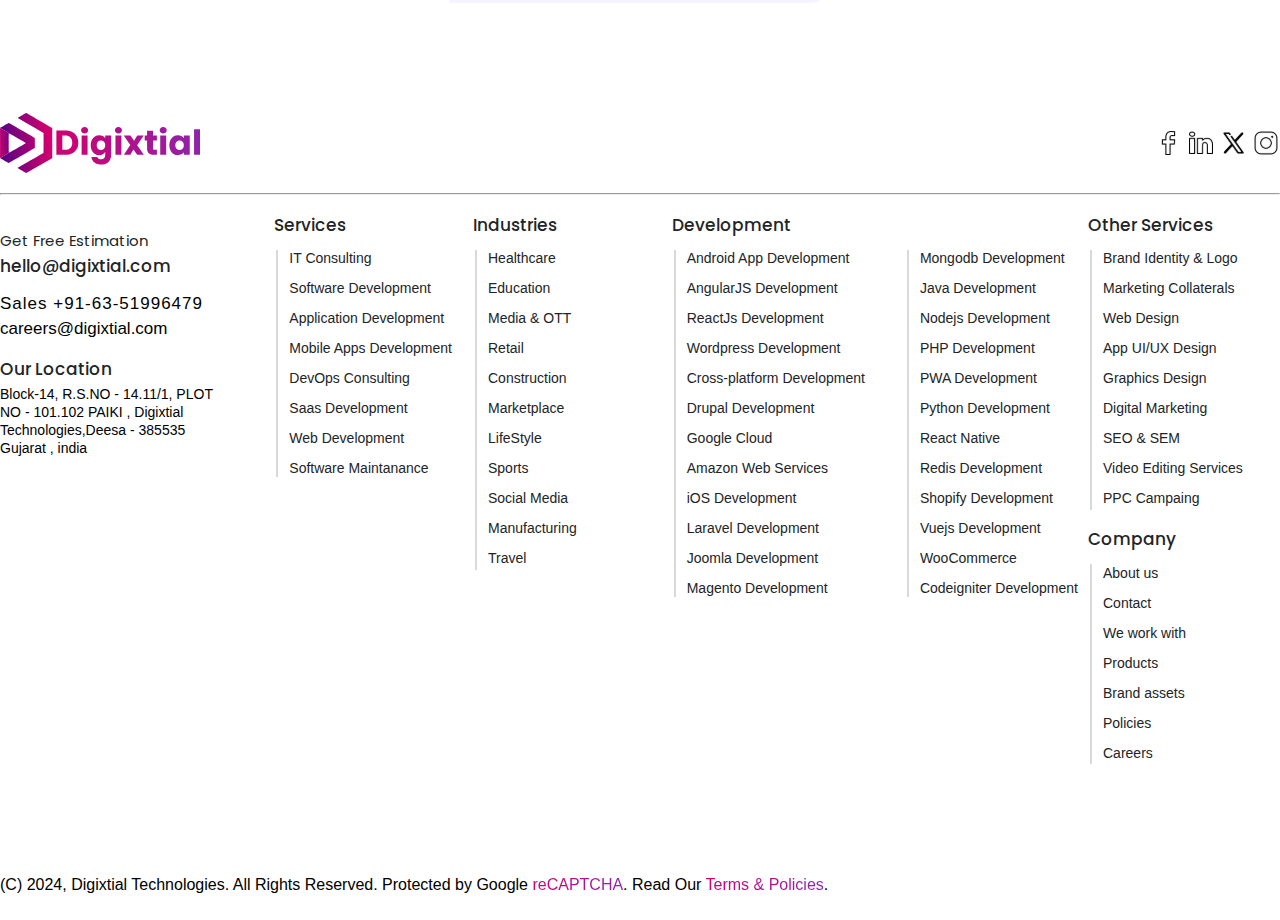
<file: brand.html>
<!DOCTYPE html>
<html lang="en">

<head>
    <meta charset="UTF-8">
    <meta name="viewport" content="width=device-width, initial-scale=1.0">
    <title>Brand</title>
    <link rel="stylesheet" href="css/normalize.css">
    <link rel="stylesheet" href="css/style.css">
    <link rel="preconnect" href="https://fonts.googleapis.com">
    <link rel="preconnect" href="https://fonts.gstatic.com" crossorigin>
    <link
        href="https://fonts.googleapis.com/css2?family=Poppins:ital,wght@0,100;0,200;0,300;0,400;0,500;0,600;0,700;0,800;0,900;1,100;1,200;1,300;1,400;1,500;1,600;1,700;1,800;1,900&display=swap"
        rel="stylesheet">
    <link rel="preconnect" href="https://fonts.googleapis.com">
    <link rel="preconnect" href="https://fonts.gstatic.com" crossorigin>
    <link href="https://fonts.googleapis.com/css2?family=Jost:ital,wght@0,100..900;1,100..900&display=swap"
        rel="stylesheet">
</head>

<body>
    <div id="wrapper">
        <header class="site-header">
            <div class="wrap">
                <div class="navbar__content">
                    <div class="site__logo">
                        <a href="index.html"><img src="images/digixtial.svg" alt=""></a>
                    </div>
                    <div class="navbar__manu">
                        <ul>
                            <li><a href="index.html">Home</a></li>
                            <li><a href="about.html">About</a></li>
                            <li><a href="industries.html">Industries</a></li>
                            <li><a href="services.html">Services</i></a></li>
                            <li><a href="work-with.html">Work</a></li>
                        </ul>
                    </div>
                    <div class="btn__last">
                        <a class="bd_btn_link header_btn" href="contact.html">
                            <span class="bd_button_content_wrapper">

                                <span class="pd-animation-flip">
                                    <span class="bd_btn_anim_wrapp">
                                        <span class="bd_button_text">Contact </span>
                                        <span class="bd_button_text">Contact </span>
                                    </span>
                                </span>
                            </span>
                        </a>
                    </div>

                </div>
            </div>
        </header>


        <section class="section section_about_hero vertical-center section--contact">
            <div class="wrap ">
                <div class="about_hero__contant text-center work__with brand__heading">
                    <h2>Our Company <br> Brand Guidelines</h2>
                </div>
            </div>
        </section>

        <section class="section section--design">
            <div class="wrap">
                <div class="design__information">
                    <div class="design__conatnt">
                        <div class="design__logo">
                            <img src="brand__images/Linkedin_logo14.svg" alt="">
                        </div>
                        <h2>Logo Design</h2>
                    </div>
                    <p class="sub_title mb-64 ">Logo Design is a critical element of a brand's visual identity and plays
                        a
                        crucial role in
                        communicating the brand's values, personality, and positioning. </p>
                    <div class="row ">
                        <div class="col-6">
                            <div class="logotype">
                                <h4>Logotype</h4>
                                <img src="brand__images/Digixtial.svg" alt="">
                            </div>
                        </div>
                        <div class="col-6">
                            <div class="logo_mark">
                                <h4>Logo mark</h4>
                                <img src="brand__images/logomark.svg" alt="">
                            </div>
                        </div>
                    </div>
                </div>

                <div class="horizontal__information">
                    <div class="design__conatnt mt-100">
                        <div class="design__logo">
                            <img src="brand__images/Icon.svg" alt="">
                        </div>
                        <h2>Horizontal Logo</h2>
                    </div>
                    <p class="sub_title mb-64 mx-w">The Horizontal Logo section of a brand book outlines guidelines for
                        the
                        use
                        and presentation of the brand's logo in horizontal format. This section is particularly
                        important
                        when the logo has a vertical or stacked design, and a horizontal version is required to fit in
                        specific spaces or media.</p>

                    <div class="horizontal__block">
                        <div class="horizontal_mark">
                            <div class="mark__logo">
                                <img src="brand__images/mark.svg" alt="">
                            </div>
                            <div class="logo_title">
                                <h4>Logo Mark</h4>
                            </div>
                        </div>
                        <div class="horizontal_type">
                            <div class="type__logo">
                                <img src="brand__images/Digixtial.svg" alt="">
                            </div>
                            <div class="logo_title">
                                <h4>Logo type</h4>
                            </div>
                        </div>
                    </div>
                </div>

                <div class="vertical__information">
                    <div class="design__conatnt mt-100">
                        <div class="design__logo">
                            <img src="brand__images/Icon2.svg" alt="">
                        </div>
                        <h2>Vertical Logo</h2>
                    </div>
                    <p class="sub_title mb-64 mx-w2">The Vertical Logo section of a brand book outlines guidelines for
                        the
                        use and presentation of the brand's logo in vertical format. This section is particularly
                        important
                        when the logo has a horizontal or stacked design, and a vertical version is required to fit in
                        specific spaces or media.</p>
                    <div class="logo_title">
                        <h4>Logo type</h4>
                    </div>
                    <div class="vertical__contant">
                        <div class="mark__vertical">
                            <img src="brand__images/mark.svg" alt="">
                        </div>
                        <div class="type__vertical">
                            <img src="brand__images/Digixtial.svg" alt="">
                        </div>
                    </div>
                </div>


                <div class="background-color">
                    <div class="design__conatnt mt-100">
                        <div class="design__logo">
                            <img src="brand__images/Icon3.svg" alt="">
                        </div>
                        <h2>Background Color Usage</h2>
                    </div>
                    <p class="sub_title mb-64 mx--w">The Background Color Usage section of a brand book outlines
                        guidelines for the use and presentation of background colors in relation to the brand's visual
                        identity. </p>
                    <div class="color__box">
                        <div class="pink__color">
                            <img src="brand__images/Group612.svg" alt="">
                        </div>
                        <div class="white__color">
                            <img src="brand__images/Group602.svg" alt="">
                        </div>
                        <div class="black__color">
                            <img src="brand__images/Group604.svg" alt="">
                        </div>

                    </div>
                </div>

                <div class="color__palette">
                    <div class="design__conatnt mt-100">
                        <div class="design__logo">
                            <img src="brand__images/Icon4.svg" alt="">
                        </div>
                        <h2>Color Palette</h2>
                    </div>
                    <div class="color__information">
                        <div class="row">
                            <div class="col-4">
                                <div class="primary-color">
                                    <h4>Primary Color</h4>
                                    <div class="color__code">
                                        <p>#CE006F</p>
                                    </div>
                                </div>
                            </div>
                            <div class="col-4">
                                <div class="secondary-color">
                                    <h4>Secondary Color</h4>
                                    <div class="color__code">
                                        <p>#6E008</p>
                                    </div>
                                </div>
                            </div>
                            <div class="col-4">
                                <div class="gradient-color">
                                    <h4>Brand Gradient </h4>
                                    <div class="color__code">
                                        <p>#CE006F,#6E008</p>
                                    </div>
                                </div>
                            </div>
                        </div>
                    </div>
                </div>

                <div class="logo__misuse">
                    <div class="design__conatnt mt-100">
                        <div class="design__logo">
                            <img src="brand__images/Icon5.svg" alt="">
                        </div>
                        <h2>Logo Misuse</h2>
                    </div>
                    <p class="sub_title mb-64 mx-w3">The Logo Misuse section of a brand book outlines guidelines for
                        what not to do with the brand's logo, in order to avoid misrepresenting the brand or damaging
                        its reputation. </p>
                    <div class="brand__logo_item">
              
                            <div class="logo__box-item">
                                <div class="brand__element">
                                    <img src="brand__images/Group612.svg" alt="">
                                </div>
                                <p>Do not stretch or deform the logo, modify spacing or elements</p>
                            </div>
                     
                       
                            <div class="logo__box-item">
                                <div class="brand__element">
                                    <img src="brand__images/color-logo.svg" alt="">
                                </div>
                                <p>Do not stretch or deform the logo, modify spacing or elements</p>
                            </div>
                     
                            <div class="logo__box-item">
                                <div class="brand__element brand__img_last">
                                    <img src="brand__images/Group612.svg" alt="">
                                </div>
                                <p>Do not stretch or deform the logo, modify spacing or elements</p>
                            </div>
                  
                    </div>
                </div>

            </div>
        </section>
        <div class="btn__last text-center">
            <a class="bd_btn_link btn--brand" href="contact.html">
                <span class="bd_button_content_wrapper">
                    <span class="bd_button_icon">
                        <span> <img src="brand__images/brand-arrow.svg"  alt=""></span>
                    </span>
                    <span class="pd-animation-flip">
                        <span class="bd_btn_anim_wrapp">
                            <span class="bd_button_text">Download Our Brand Assets </span>
                            <span class="bd_button_text">Download Our Brand Assets  </span>
                        </span>
                    </span>
                </span>
            </a>
         </div> 
    </div>

    <footer class="site-footer pb-mt">
        <div class="wrap">
            <div class="footer__logo">
                <div class="site__logo">
                    <img src="images/digixtial.svg" alt="">
                </div>
                <div class="social__icon">
                    <a href="#"><img src="footer_icon/Facebook F.svg" alt=""></a>
                    <a href="#"><img src="footer_icon/LinkedIn 2.svg" alt=""></a>
                    <a href="#"><img src="footer_icon/TwitterX.svg" alt=""></a>
                    <a href="#"><img src="footer_icon/Instagram.svg" alt=""></a>
                </div>
            </div>
            <hr>

            <div class="footer__contant">
                <div class="Company__info">
                    <h3>Get Free Estimation</h3>
                    <h5>hello@digixtial.com</h5>
                    <div class="contact__number">
                        <p class="contact_number">Sales +91-63-51996479</p>
                        <p class="email_id"><a href="#">careers@digixtial.com</a></p>
                    </div>
                    <div class="address__info">
                        <h4>Our Location</h4>
                        <p>Block-14, R.S.NO - 14.11/1, PLOT NO - 101.102 PAIKI , Digixtial Technologies,Deesa - 385535
                            Gujarat , india</p>
                    </div>
                </div>
                <div class="services__contant">
                    <h3>Services</h3>
                    <ul>
                        <li><a href="#">IT Consulting</a></li>
                        <li><a href="#">Software Development</a></li>
                        <li><a href="#">Application Development</a></li>
                        <li><a href="#">Mobile Apps Development</a></li>
                        <li><a href="#">DevOps Consulting</a></li>
                        <li><a href="#">Saas Development</a></li>
                        <li><a href="#">Web Development</a></li>
                        <li><a href="#">Software Maintanance</a></li>
                    </ul>
                </div>
                <div class="industries__content">
                    <h3>Industries</h3>
                    <ul>
                        <li><a href="#">Healthcare</a></li>
                        <li><a href="#">Education </a></li>
                        <li><a href="#">Media & OTT</a></li>
                        <li><a href="#">Retail</a></li>
                        <li><a href="#">Construction</a></li>
                        <li><a href="#">Marketplace</a></li>
                        <li><a href="#">LifeStyle</a></li>
                        <li><a href="#">Sports</a></li>
                        <li><a href="#">Social Media</a></li>
                        <li><a href="#">Manufacturing</a></li>
                        <li><a href="#">Travel </a></li>
                    </ul>
                </div>
                <div class="main__development">
                    <div class="development__page">
                        <h3>Development</h3>
                        <ul>
                            <li><a href="#">Android App Development</a></li>
                            <li><a href="#">AngularJS Development</a></li>
                            <li><a href="#">ReactJs Development </a></li>
                            <li><a href="#">Wordpress Development</a></li>
                            <li><a href="#">Cross-platform Development</a></li>
                            <li><a href="#">Drupal Development</a></li>
                            <li><a href="#">Google Cloud </a></li>
                            <li><a href="#">Amazon Web Services</a></li>
                            <li><a href="#">iOS Development</a></li>
                            <li><a href="#">Laravel Development</a></li>
                            <li><a href="#">Joomla Development</a></li>
                            <li><a href="#">Magento Development </a></li>
                        </ul>
                    </div>
                    <div class="development__page2">
                        <ul>
                            <li><a href="#">Mongodb Development </a></li>
                            <li><a href="#">Java Development</a></li>
                            <li><a href="#">Nodejs Development</a></li>
                            <li><a href="#">PHP Development</a></li>
                            <li><a href="#">PWA Development</a></li>
                            <li><a href="#">Python Development</a></li>
                            <li><a href="#">React Native</a></li>
                            <li><a href="#">Redis Development</a></li>
                            <li><a href="#">Shopify Development</a></li>
                            <li><a href="#">Vuejs Development</a></li>
                            <li><a href="#">WooCommerce</a></li>
                            <li><a href="#">Codeigniter Development</a></li>
                        </ul>
                    </div>
                </div>
                <div class="other-services__contant">
                    <div class="other__services">
                        <h3>Other Services</h3>
                        <ul>
                            <li><a href="#">Brand Identity & Logo</a></li>
                            <li><a href="#">Marketing Collaterals</a></li>
                            <li><a href="#">Web Design </a></li>
                            <li><a href="#">App UI/UX Design</a></li>
                            <li><a href="#">Graphics Design</a></li>
                            <li><a href="#">Digital Marketing </a></li>
                            <li><a href="#">SEO & SEM</a></li>
                            <li><a href="#">Video Editing Services</a></li>
                            <li><a href="#">PPC Campaing</a></li>
                        </ul>
                    </div>
                    <div class="company">
                        <h3>Company</h3>
                        <ul>
                            <li><a href="about.html">About us</a></li>
                            <li><a href="contact.html">Contact</a></li>
                            <li><a href="work-with.html">We work with</a></li>
                            <li><a href="#">Products</a></li>
                            <li><a href="brand.html">Brand assets</a></li>
                            <li><a href="#">Policies</a></li>
                            <li><a href="careers.html">Careers</a></li>
                        </ul>
                    </div>
                </div>
            </div>
            <div class="copyright">
                <p>(C) 2024, Digixtial Technologies. All Rights Reserved. Protected by Google <a href="#">reCAPTCHA</a>.
                    Read Our <a href="#">Terms & Policies</a>.</p>
            </div>
        </div>
    </footer>


    <script src="js/swiper-bundle.min.js"></script>
    <script src="js/jquery-1.11.0.min.js"></script>
    <script src="js/script.js"></script>
</body>

</html>
</file>
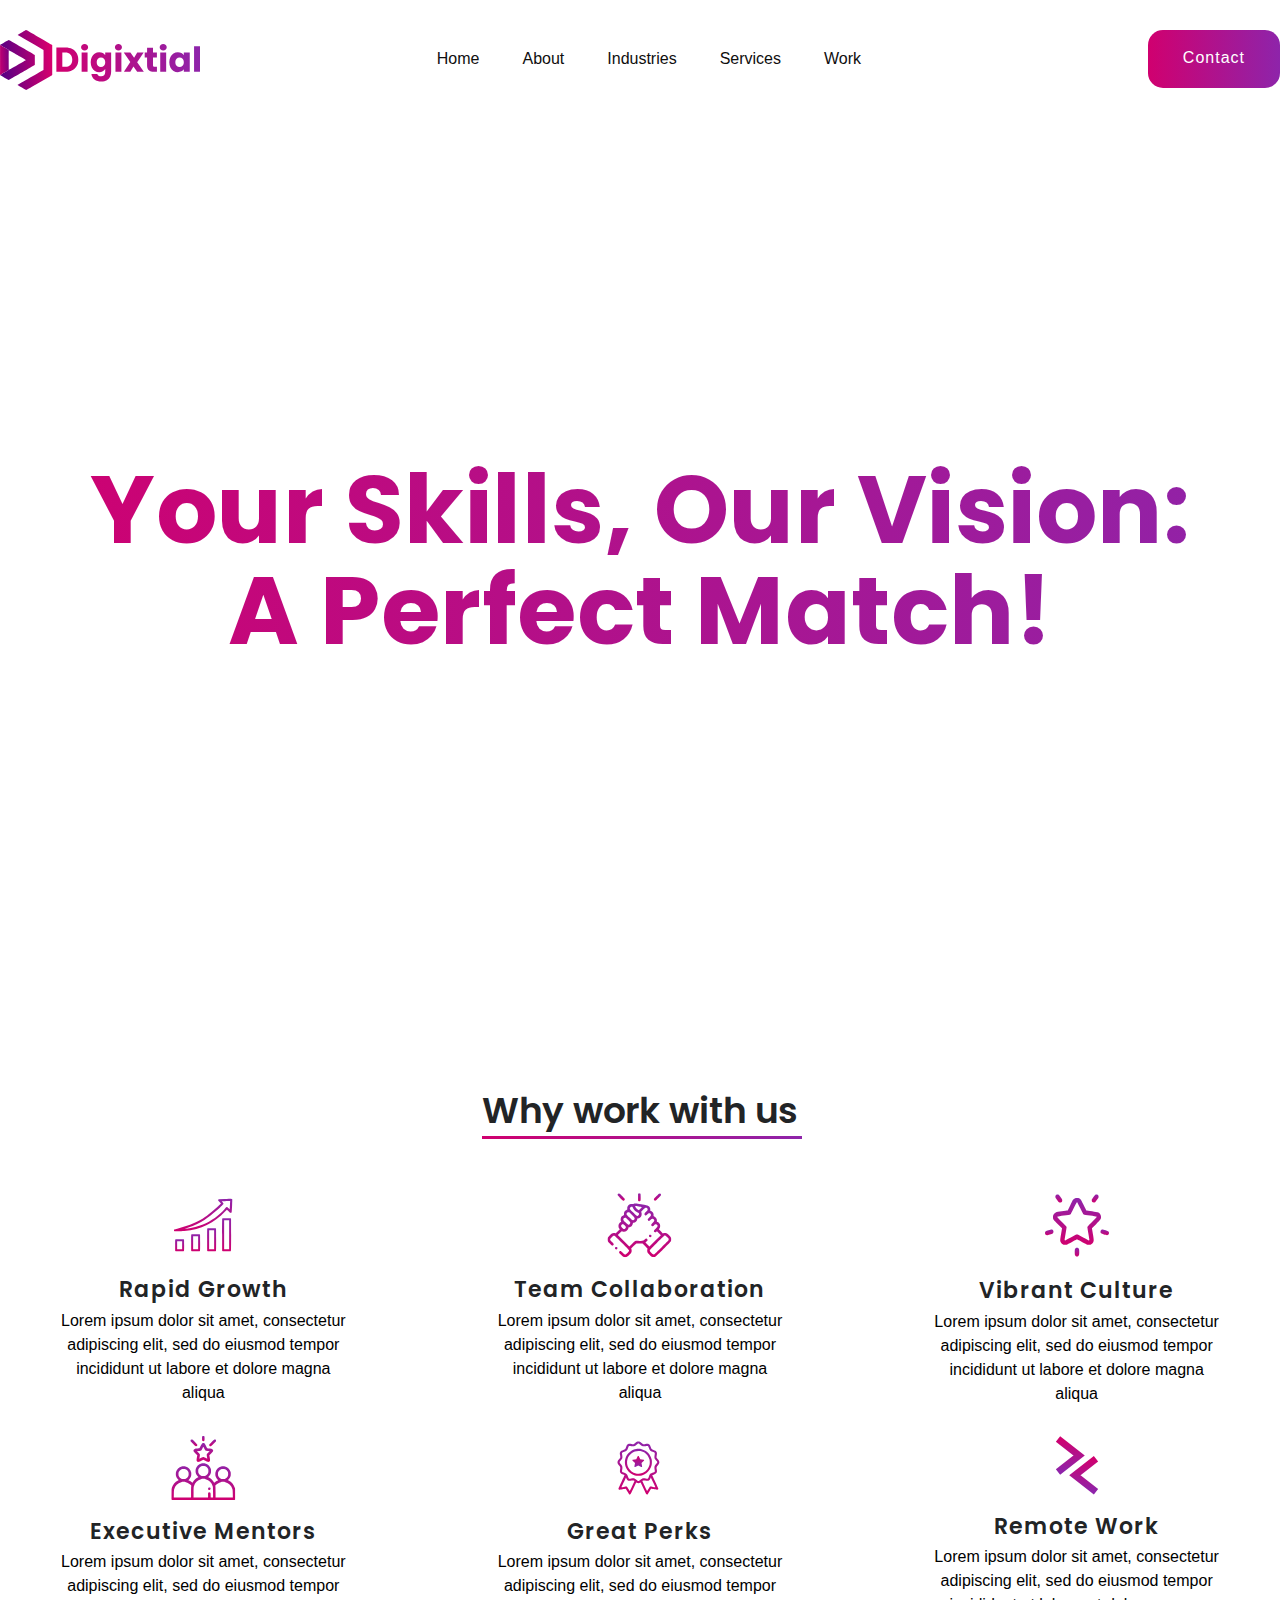
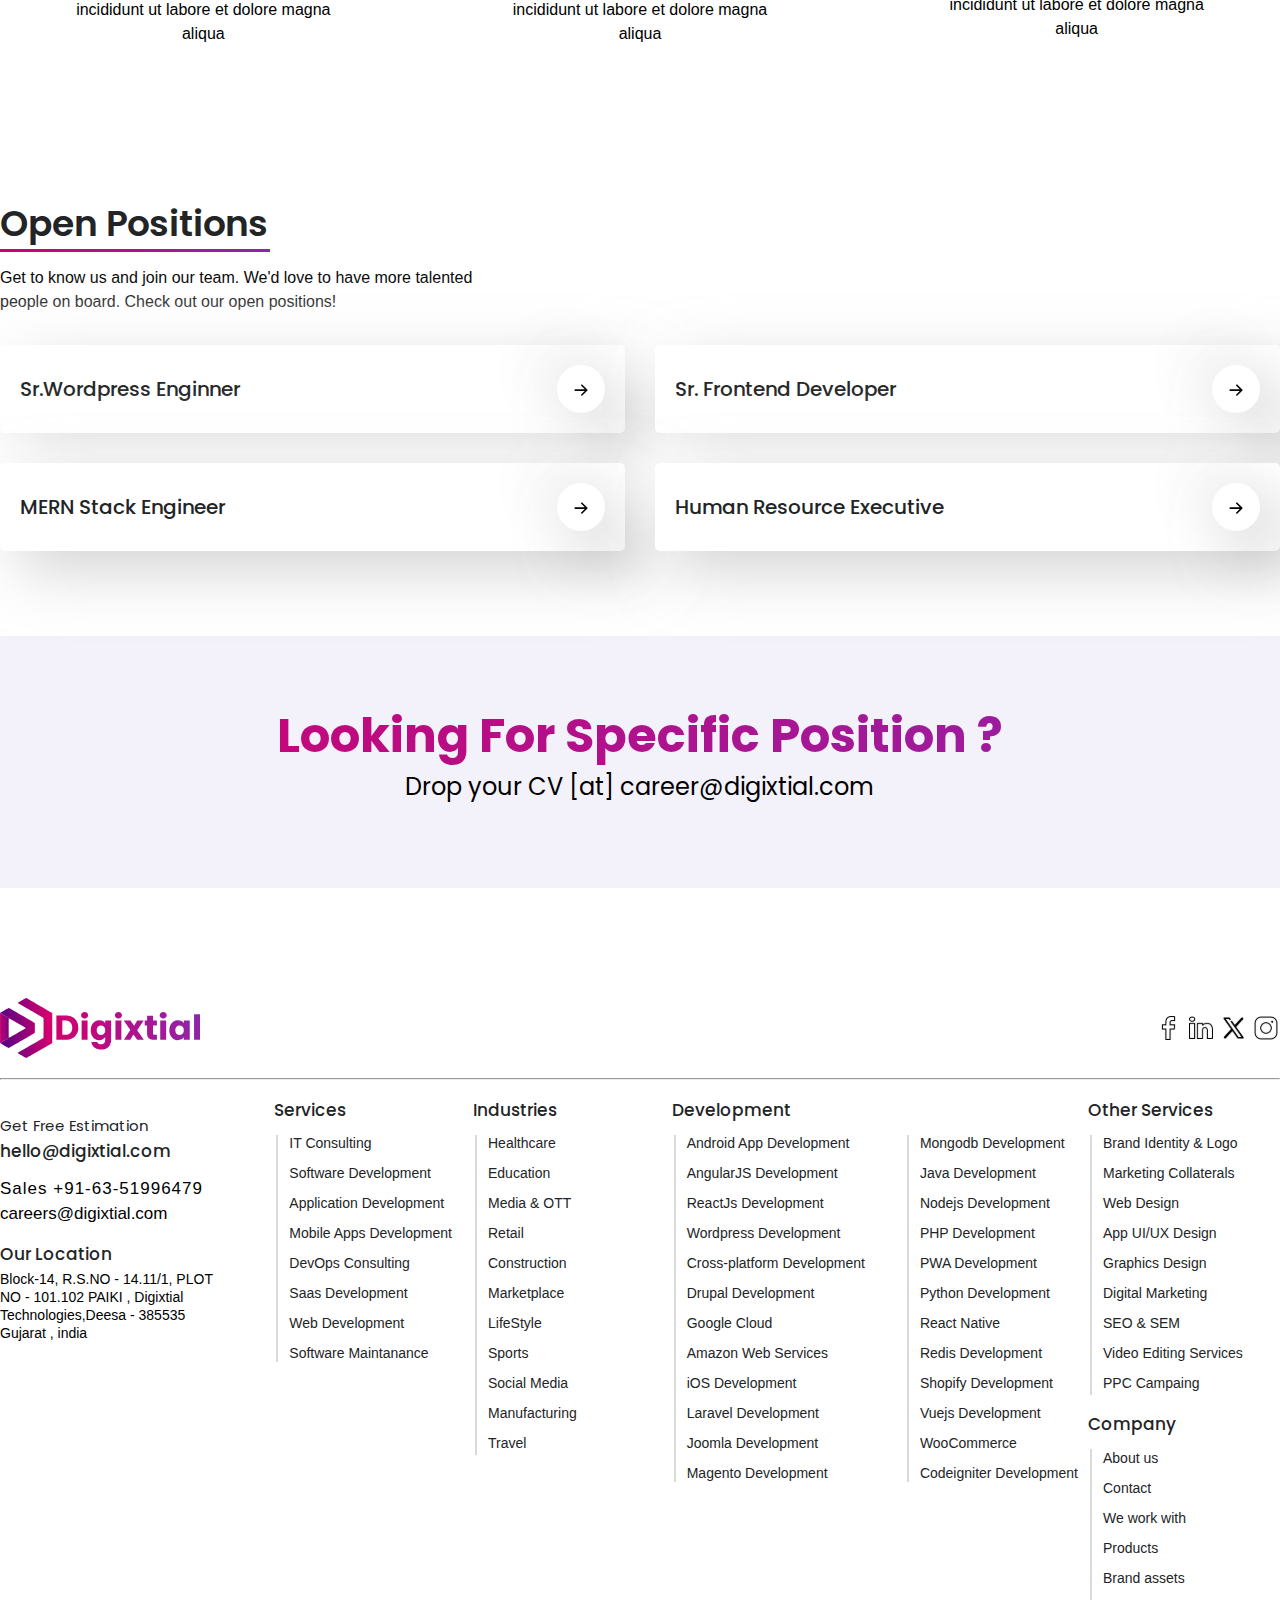
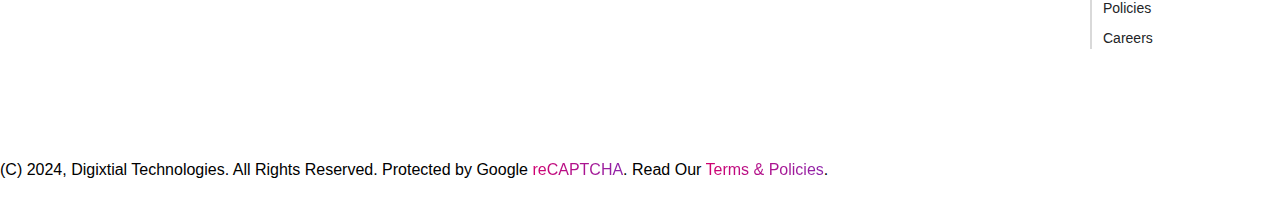
<file: careers.html>
<!DOCTYPE html>
<html lang="en">

<head>
    <meta charset="UTF-8">
    <meta name="viewport" content="width=device-width, initial-scale=1.0">
    <title>Careers</title>
    <link rel="stylesheet" href="css/normalize.css">
    <link rel="stylesheet" href="css/style.css">
    <link rel="preconnect" href="https://fonts.googleapis.com">
    <link rel="preconnect" href="https://fonts.gstatic.com" crossorigin>
    <link
        href="https://fonts.googleapis.com/css2?family=Poppins:ital,wght@0,100;0,200;0,300;0,400;0,500;0,600;0,700;0,800;0,900;1,100;1,200;1,300;1,400;1,500;1,600;1,700;1,800;1,900&display=swap"
        rel="stylesheet">
    <link rel="preconnect" href="https://fonts.googleapis.com">
    <link rel="preconnect" href="https://fonts.gstatic.com" crossorigin>
    <link href="https://fonts.googleapis.com/css2?family=Jost:ital,wght@0,100..900;1,100..900&display=swap"
        rel="stylesheet">
</head>

<body>
    <div id="wrapper">
        <header class="site-header">
            <div class="wrap">
                <div class="navbar__content">
                    <div class="site__logo">
                        <a href="index.html"><img src="images/digixtial.svg" alt=""></a>
                    </div>
                    <div class="navbar__manu">
                        <ul>
                            <li><a href="index.html">Home</a></li>
                            <li><a href="about.html">About</a></li>
                            <li><a href="industries.html">Industries</a></li>
                            <li><a href="services.html">Services</i></a></li>
                            <li><a href="work-with.html">Work</a></li>
                        </ul>
                    </div>
                    <div class="btn__last">
                        <a class="bd_btn_link header_btn" href="contact.html">
                            <span class="bd_button_content_wrapper">

                                <span class="pd-animation-flip">
                                    <span class="bd_btn_anim_wrapp">
                                        <span class="bd_button_text">Contact </span>
                                        <span class="bd_button_text">Contact </span>
                                    </span>
                                </span>
                            </span>
                        </a>
                    </div>

                </div>
            </div>
        </header>


        <section class="section section_about_hero vertical-center section--contact">
            <div class="wrap ">
                <div class="about_hero__contant text-center work__with">
                    <h2>Your Skills, Our Vision: <br> A Perfect Match!</h2>
                </div>
            </div>
        </section>
        <section class="section section--work-with">
            <div class="wrap">
                <div class="work__heading">
                    <h2>Why work with us</h2>
                </div>

                <div class="row mt-45">
                    <div class="col-4">
                        <div class="work__box">
                            <div class="work__details">
                                <img src="careers_images/growth.svg" alt="">
                                <h4>Rapid Growth</h4>
                                <p>Lorem ipsum dolor sit amet, consectetur
                                    adipiscing elit, sed do eiusmod tempor
                                    incididunt ut labore et dolore magna aliqua</p>
                            </div>
                        </div>
                    </div>
                    <div class="col-4">
                        <div class="work__box">
                            <div class="work__details">
                                <img src="careers_images/support.svg" alt="">
                                <h4>Team Collaboration </h4>
                                <p>Lorem ipsum dolor sit amet, consectetur
                                    adipiscing elit, sed do eiusmod tempor
                                    incididunt ut labore et dolore magna aliqua</p>
                            </div>
                        </div>
                    </div>
                    <div class="col-4">
                        <div class="work__box">
                            <div class="work__details">
                                <img src="careers_images/star1.svg" alt="">
                                <h4>Vibrant Culture</h4>
                                <p>Lorem ipsum dolor sit amet, consectetur
                                    adipiscing elit, sed do eiusmod tempor
                                    incididunt ut labore et dolore magna aliqua</p>
                            </div>
                        </div>
                    </div>
                    <div class="col-4">
                        <div class="work__box">
                            <div class="work__details">
                                <img src="careers_images/teamwork.svg" alt="">
                                <h4>Executive Mentors</h4>
                                <p>Lorem ipsum dolor sit amet, consectetur
                                    adipiscing elit, sed do eiusmod tempor
                                    incididunt ut labore et dolore magna aliqua</p>
                            </div>
                        </div>
                    </div>
                    <div class="col-4">
                        <div class="work__box">
                            <div class="work__details">
                                <img src="careers_images/Group119.svg" alt="">
                                <h4>Great Perks</h4>
                                <p>Lorem ipsum dolor sit amet, consectetur
                                    adipiscing elit, sed do eiusmod tempor
                                    incididunt ut labore et dolore magna aliqua</p>
                            </div>
                        </div>
                    </div>
                    <div class="col-4">
                        <div class="work__box">
                            <div class="work__details">
                                <img src="careers_images/Group125.svg" alt="">
                                <h4>Remote Work</h4>
                                <p>Lorem ipsum dolor sit amet, consectetur
                                    adipiscing elit, sed do eiusmod tempor
                                    incididunt ut labore et dolore magna aliqua</p>
                            </div>
                        </div>
                    </div>
                </div>
            </div>
        </section>

        <section class="section section--positions">
            <div class="wrap">
                <div class="positions__heading">
                    <h2>Open Positions</h2>
                    <p>Get to know us and join our team. We'd love to have more talented people on board. Check out our
                        open positions!</p>
                </div>
                <div class="row">

                    <div class="col-6">
                        <div class="positions__contant">
                            <h4>Sr.Wordpress Enginner</h4>
                            <div class="positions__block">
                                <a href="#">
                                    <img src="careers_images/errow.svg" alt="">
                                </a>
                            </div>
                        </div>
                    </div>

                    <div class="col-6">
                        <div class="positions__contant">
                            <h4>Sr. Frontend Developer</h4>
                            <div class="positions__block">
                                <a href="#">
                                    <img src="careers_images/errow.svg" alt="">
                                </a>
                            </div>
                        </div>
                    </div>

                    <div class="col-6">
                        <div class="positions__contant">
                            <h4>MERN Stack Engineer</h4>
                            <div class="positions__block">
                                <a href="#">
                                    <img src="careers_images/errow.svg" alt="">
                                </a>
                            </div>
                        </div>
                    </div>

                    <div class="col-6">
                        <div class="positions__contant">
                            <h4>Human Resource Executive</h4>
                            <div class="positions__block">
                                <a href="#">
                                    <img src="careers_images/errow.svg" alt="">
                                </a>
                            </div>
                        </div>
                    </div>
                </div>
            </div>
        </section>

        <section class="section section--specific">
            <div class="wrap">
                <div class="specific__heading">
                    <h2>Looking For Specific Position ?</h2>
                    <h4>Drop your CV [at] career@digixtial.com</h4>
                </div>
            </div>
        </section>
    </div>


    <footer class="site-footer">
        <div class="wrap">
            <div class="footer__logo">
                <div class="site__logo">
                    <img src="images/digixtial.svg" alt="">
                </div>
                <div class="social__icon">
                    <a href="#"><img src="footer_icon/Facebook F.svg" alt=""></a>
                    <a href="#"><img src="footer_icon/LinkedIn 2.svg" alt=""></a>
                    <a href="#"><img src="footer_icon/TwitterX.svg" alt=""></a>
                    <a href="#"><img src="footer_icon/Instagram.svg" alt=""></a>
                </div>
            </div>
            <hr>

            <div class="footer__contant">
                <div class="Company__info">
                    <h3>Get Free Estimation</h3>
                    <h5>hello@digixtial.com</h5>
                    <div class="contact__number">
                        <p class="contact_number">Sales +91-63-51996479</p>
                        <p class="email_id"><a href="#">careers@digixtial.com</a></p>
                    </div>
                    <div class="address__info">
                        <h4>Our Location</h4>
                        <p>Block-14, R.S.NO - 14.11/1, PLOT NO - 101.102 PAIKI , Digixtial Technologies,Deesa - 385535
                            Gujarat , india</p>
                    </div>
                </div>
                <div class="services__contant">
                    <h3>Services</h3>
                    <ul>
                        <li><a href="#">IT Consulting</a></li>
                        <li><a href="#">Software Development</a></li>
                        <li><a href="#">Application Development</a></li>
                        <li><a href="#">Mobile Apps Development</a></li>
                        <li><a href="#">DevOps Consulting</a></li>
                        <li><a href="#">Saas Development</a></li>
                        <li><a href="#">Web Development</a></li>
                        <li><a href="#">Software Maintanance</a></li>
                    </ul>
                </div>
                <div class="industries__content">
                    <h3>Industries</h3>
                    <ul>
                        <li><a href="#">Healthcare</a></li>
                        <li><a href="#">Education </a></li>
                        <li><a href="#">Media & OTT</a></li>
                        <li><a href="#">Retail</a></li>
                        <li><a href="#">Construction</a></li>
                        <li><a href="#">Marketplace</a></li>
                        <li><a href="#">LifeStyle</a></li>
                        <li><a href="#">Sports</a></li>
                        <li><a href="#">Social Media</a></li>
                        <li><a href="#">Manufacturing</a></li>
                        <li><a href="#">Travel </a></li>
                    </ul>
                </div>
                <div class="main__development">
                    <div class="development__page">
                        <h3>Development</h3>
                        <ul>
                            <li><a href="#">Android App Development</a></li>
                            <li><a href="#">AngularJS Development</a></li>
                            <li><a href="#">ReactJs Development </a></li>
                            <li><a href="#">Wordpress Development</a></li>
                            <li><a href="#">Cross-platform Development</a></li>
                            <li><a href="#">Drupal Development</a></li>
                            <li><a href="#">Google Cloud </a></li>
                            <li><a href="#">Amazon Web Services</a></li>
                            <li><a href="#">iOS Development</a></li>
                            <li><a href="#">Laravel Development</a></li>
                            <li><a href="#">Joomla Development</a></li>
                            <li><a href="#">Magento Development </a></li>
                        </ul>
                    </div>
                    <div class="development__page2">
                        <ul>
                            <li><a href="#">Mongodb Development </a></li>
                            <li><a href="#">Java Development</a></li>
                            <li><a href="#">Nodejs Development</a></li>
                            <li><a href="#">PHP Development</a></li>
                            <li><a href="#">PWA Development</a></li>
                            <li><a href="#">Python Development</a></li>
                            <li><a href="#">React Native</a></li>
                            <li><a href="#">Redis Development</a></li>
                            <li><a href="#">Shopify Development</a></li>
                            <li><a href="#">Vuejs Development</a></li>
                            <li><a href="#">WooCommerce</a></li>
                            <li><a href="#">Codeigniter Development</a></li>
                        </ul>
                    </div>
                </div>
                <div class="other-services__contant">
                    <div class="other__services">
                        <h3>Other Services</h3>
                        <ul>
                            <li><a href="#">Brand Identity & Logo</a></li>
                            <li><a href="#">Marketing Collaterals</a></li>
                            <li><a href="#">Web Design </a></li>
                            <li><a href="#">App UI/UX Design</a></li>
                            <li><a href="#">Graphics Design</a></li>
                            <li><a href="#">Digital Marketing </a></li>
                            <li><a href="#">SEO & SEM</a></li>
                            <li><a href="#">Video Editing Services</a></li>
                            <li><a href="#">PPC Campaing</a></li>
                        </ul>
                    </div>
                    <div class="company">
                        <h3>Company</h3>
                        <ul>
                            <li><a href="about.html">About us</a></li>
                            <li><a href="contact.html">Contact</a></li>
                            <li><a href="work-with.html">We work with</a></li>
                            <li><a href="#">Products</a></li>
                            <li><a href="brand.html">Brand assets</a></li>
                            <li><a href="#">Policies</a></li>
                            <li><a href="careers.html">Careers</a></li>
                        </ul>
                    </div>
                </div>
            </div>
            <div class="copyright">
                <p>(C) 2024, Digixtial Technologies. All Rights Reserved. Protected by Google <a href="#">reCAPTCHA</a>.
                    Read Our <a href="#">Terms & Policies</a>.</p>
            </div>        
        </div>
    </footer>


    <script src="js/swiper-bundle.min.js"></script>
    <script src="js/jquery-1.11.0.min.js"></script>
    <script src="js/script.js"></script>
</body>

</html>
</file>
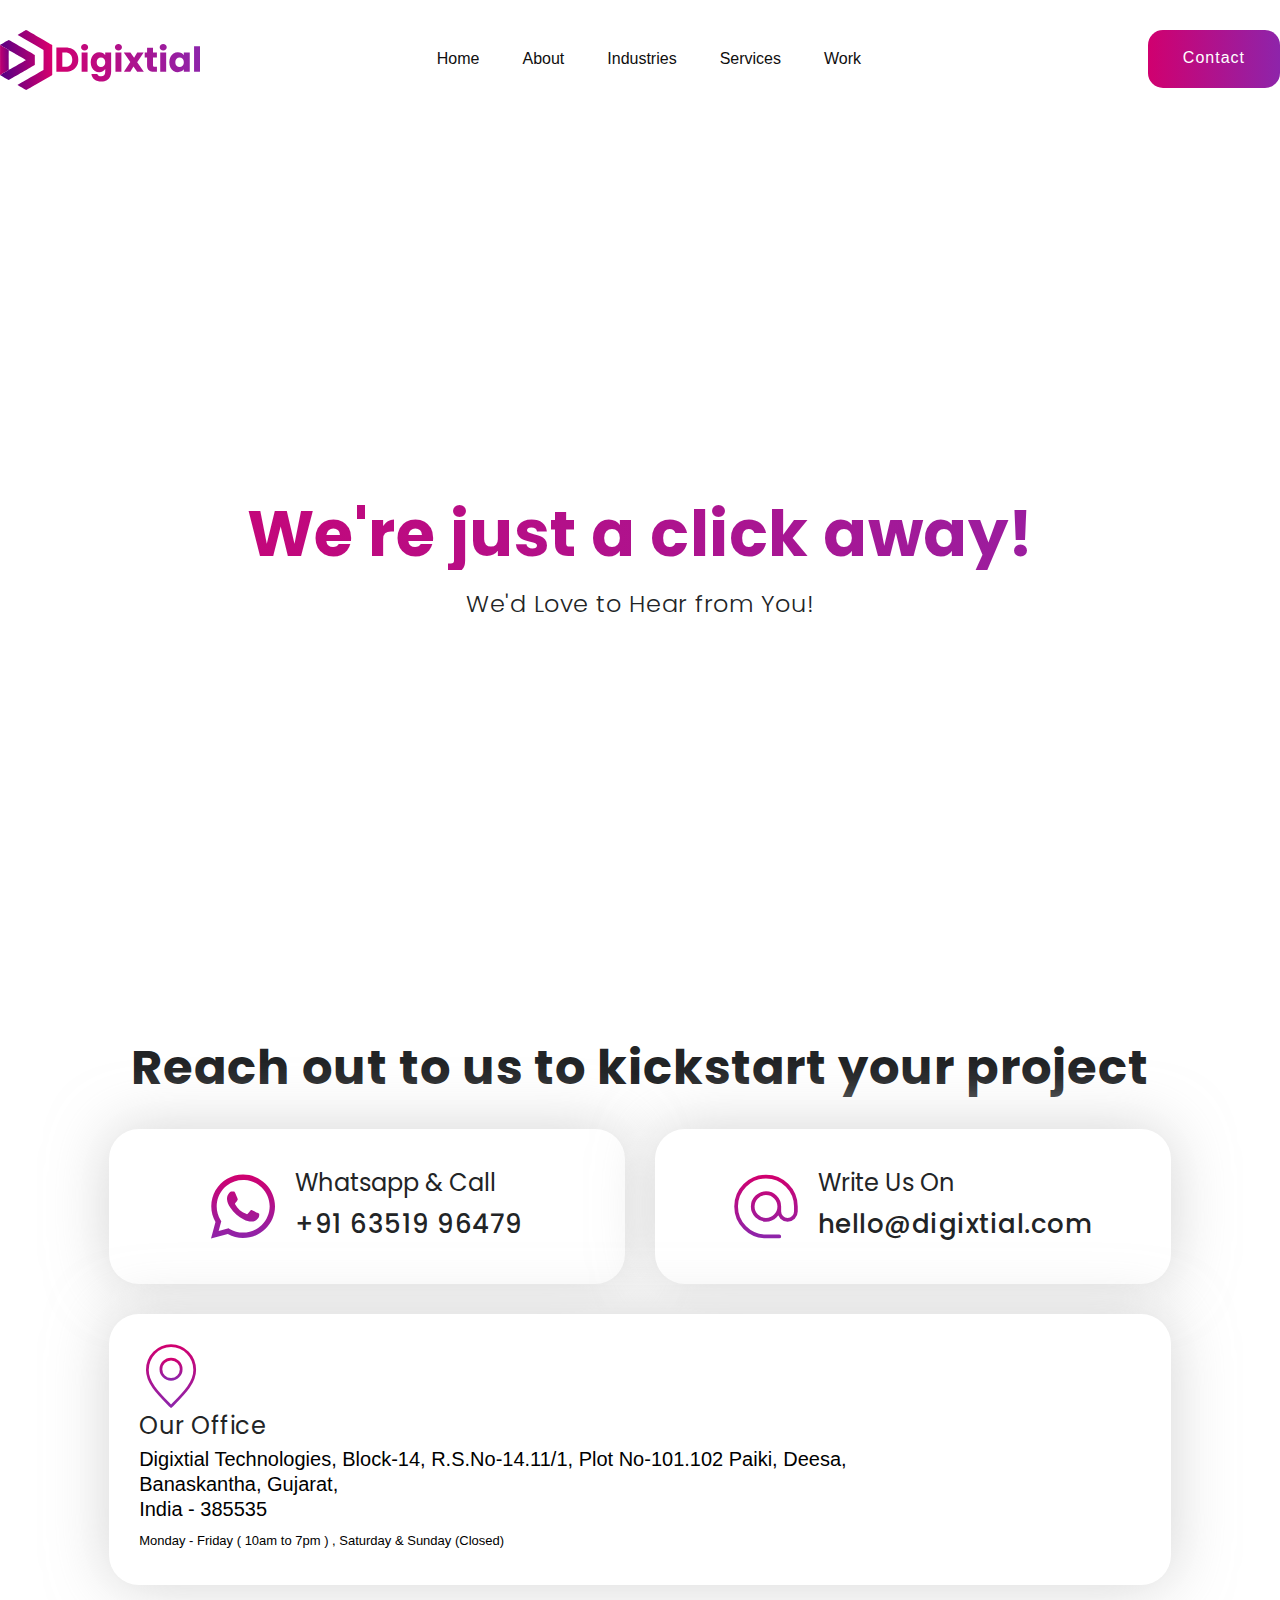
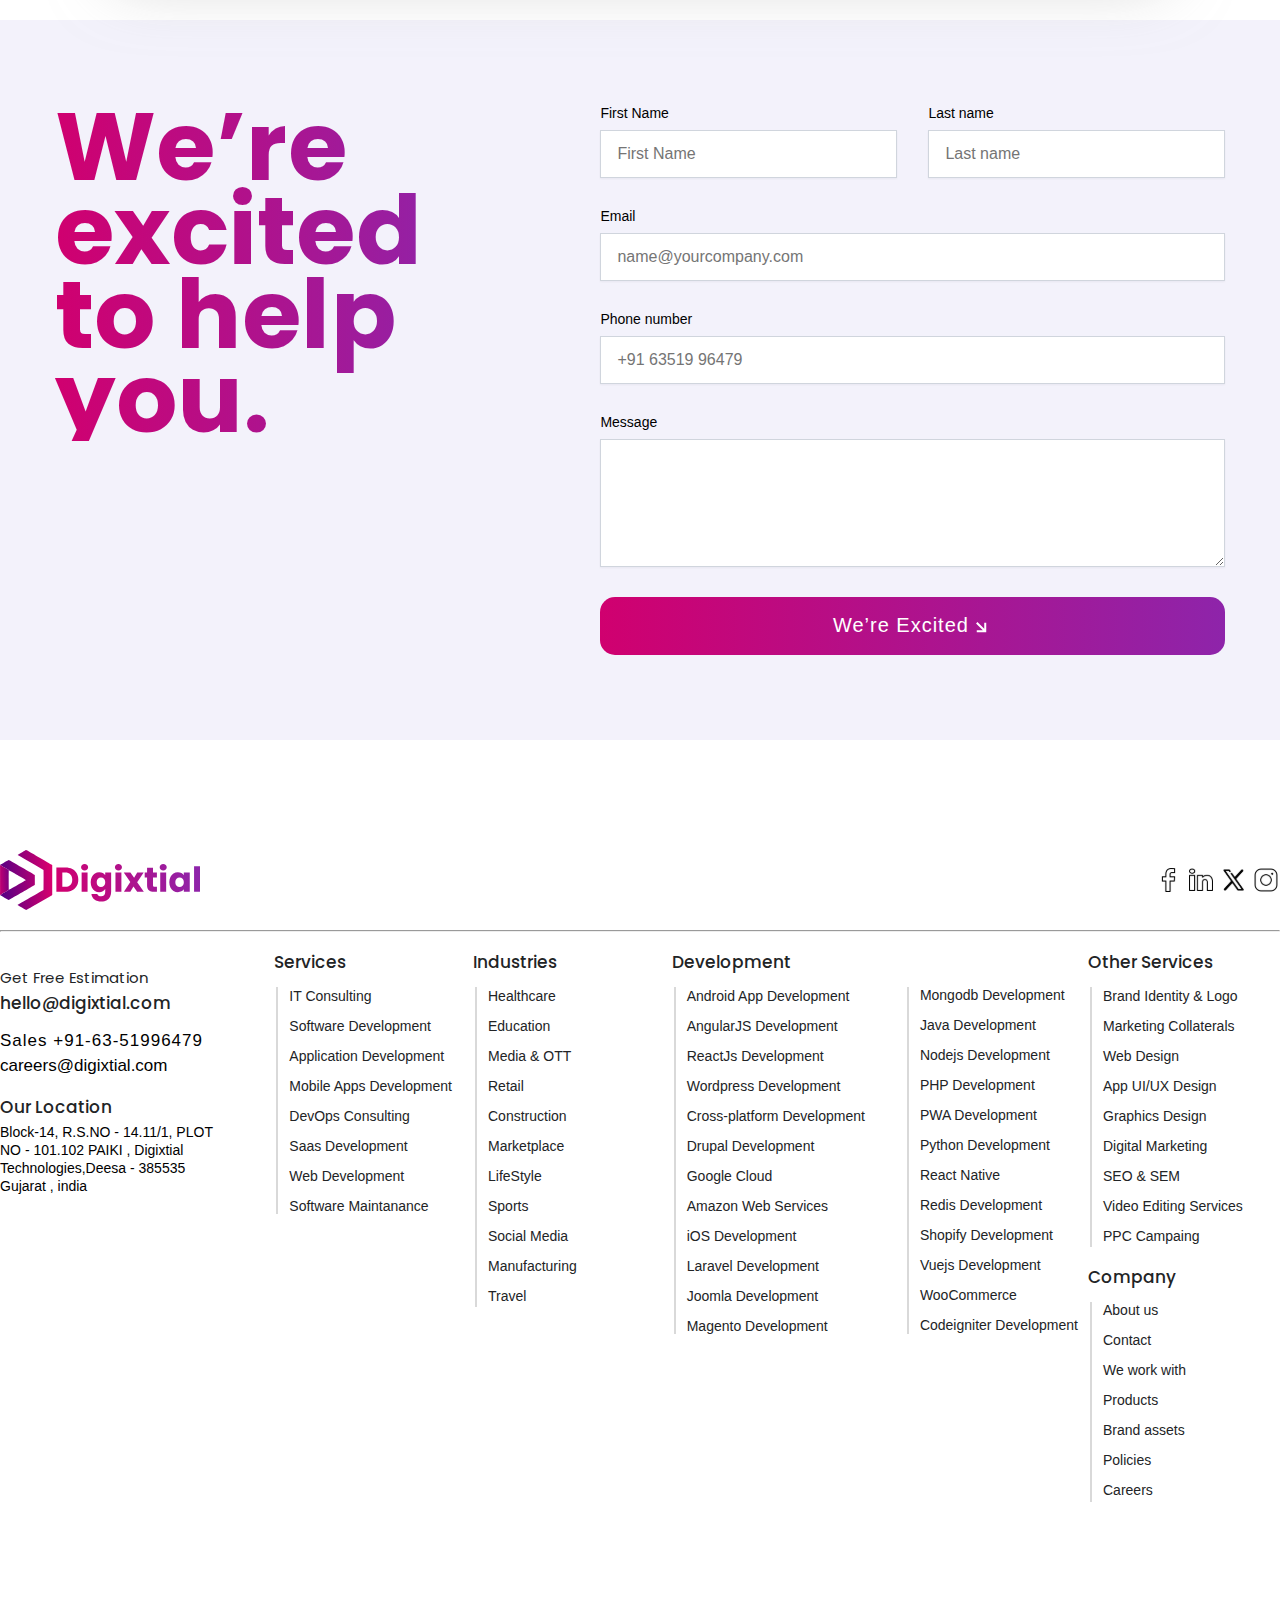
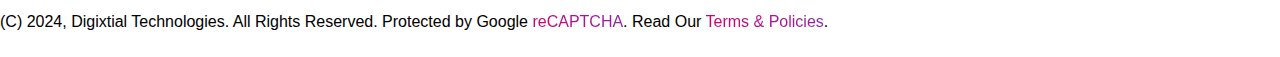
<file: contact.html>
<!DOCTYPE html>
<html lang="en">

<head>
    <meta charset="UTF-8">
    <meta name="viewport" content="width=device-width, initial-scale=1.0">
    <title>Contact Us</title>
    <link rel="stylesheet" href="css/normalize.css">
    <link rel="stylesheet" href="css/style.css">
    <link rel="preconnect" href="https://fonts.googleapis.com">
    <link rel="preconnect" href="https://fonts.gstatic.com" crossorigin>
    <link
        href="https://fonts.googleapis.com/css2?family=Poppins:ital,wght@0,100;0,200;0,300;0,400;0,500;0,600;0,700;0,800;0,900;1,100;1,200;1,300;1,400;1,500;1,600;1,700;1,800;1,900&display=swap"
        rel="stylesheet">
    <link rel="preconnect" href="https://fonts.googleapis.com">
    <link rel="preconnect" href="https://fonts.gstatic.com" crossorigin>
    <link href="https://fonts.googleapis.com/css2?family=Jost:ital,wght@0,100..900;1,100..900&display=swap"
        rel="stylesheet">
</head>

<body>
    <div id="wrapper">
        <header class="site-header">
            <div class="wrap">
                <div class="navbar__content">
                    <div class="site__logo">
                        <a href="index.html"><img src="images/digixtial.svg" alt=""></a>
                    </div>
                    <div class="navbar__manu">
                        <ul>
                            <li><a href="index.html">Home</a></li>
                            <li><a href="about.html">About</a></li>
                            <li><a href="industries.html">Industries</a></li>
                            <li><a href="services.html">Services</i></a></li>
                            <li><a href="work-with.html">Work</a></li>
                        </ul>
                    </div>
                    <div class="btn__last">
                        <a class="bd_btn_link header_btn" href="contact.html">
                            <span class="bd_button_content_wrapper">

                                <span class="pd-animation-flip">
                                    <span class="bd_btn_anim_wrapp">
                                        <span class="bd_button_text">Contact </span>
                                        <span class="bd_button_text">Contact </span>
                                    </span>
                                </span>
                            </span>
                        </a>
                    </div>

                </div>
            </div>
        </header>

        <section class="section section_about_hero vertical-center section--contact">
            <div class="wrap ">
                <div class="about_hero__contant text-center ">
                    <h2>We're just a click away!</h2>
                    <h4>We'd Love to Hear from You!</h4>
                </div>
            </div>
        </section>
        <section class="section section--contact_info">
            <div class="wrap">
                <div class="contact__content">
                    <h2>Reach out to us to kickstart your project</h2>
                </div>
                <div class="row">
                    <div class="col-5">
                        <div class="number__content">
                            <img src="contact_img/Vector1.svg" alt="">
                            <div class="contact__info">
                                <h4>Whatsapp & Call</h4>
                                <h3>+91 63519 96479</h3>
                            </div>
                        </div>
                    </div>
                    <div class="col-5">
                        <div class="number__content">
                            <img src="contact_img/Vector2.svg" alt="">
                            <div class="contact__info">
                            <h4>Write Us On</h4>
                            <h3>hello@digixtial.com</h3>
                            </div>
                        </div>
                    </div>
                    <div class="col-10">
                        <div class="address__content">
                            <img src="contact_img/Group3.svg" alt="">
                            <h3>Our Office</h3>
                            <p>Digixtial Technologies, Block-14, R.S.No-14.11/1, Plot No-101.102 Paiki, Deesa, <br>
                                Banaskantha, Gujarat, <br> India - 385535 </p>
                            <span>Monday - Friday ( 10am to 7pm ) , Saturday & Sunday (Closed)</span>    
                        </div>
                    </div>
                </div>
            </div>
        </section>

        <section class="section section--contact_form">
            <div class="wrap">
                <div class="row">
                    <div class="col-4">
                        <div class="contact_form_title">
                            <h2>We’re excited to help you.</h2>
                        </div>
                    </div>
                    <div class="col-6">

                         <form action="#">
                            <div class="name__form">
                                <div class="info__name">
                                    <label>First Name</label>
                                    <input type="text" placeholder="First Name">
                                </div>
                                <div class="info__name">
                                    <label>Last name</label>
                                    <input type="text" placeholder="Last name">
                                </div>
                            </div>
                             <div class="email__name">
                                 <label>Email</label>
                                 <input type="email" placeholder="name@yourcompany.com">
                             </div>
                             <div class="email__name">
                                 <label>Phone number</label>
                                 <input type="tel" placeholder="+91 63519 96479">
                             </div>
                             <div class="message__name">
                                 <label>Message</label>
                                <textarea></textarea>
                             </div>

                             <div class="btn__last text-center">
                                <a class="bd_btn_link header_btn btn__contact" href="contact.html">
                                    <span class="bd_button_content_wrapper">
                                        <span class="bd_button_icon">
                                            <span> <img src="images/arrow.svg" alt=""></span>
                                        </span>
                                        <span class="pd-animation-flip">
                                            <span class="bd_btn_anim_wrapp">
                                                <span class="bd_button_text">We’re Excited  </span>
                                                <span class="bd_button_text">We’re Excited  </span>
                                            </span>
                                        </span>
                                    </span>
                                </a>
                             </div> 
                         </form>
                            
               
                    </div>
                </div>
            </div>
        </section>

        <footer class="site-footer">
            <div class="wrap">
                <div class="footer__logo">
                    <div class="site__logo">
                        <img src="images/digixtial.svg" alt="">
                    </div>
                    <div class="social__icon">
                        <a href="#"><img src="footer_icon/Facebook F.svg" alt=""></a>
                        <a href="#"><img src="footer_icon/LinkedIn 2.svg" alt=""></a>
                        <a href="#"><img src="footer_icon/TwitterX.svg" alt=""></a>
                        <a href="#"><img src="footer_icon/Instagram.svg" alt=""></a>
                    </div>
                </div>
                <hr>
    
                <div class="footer__contant">
                    <div class="Company__info">
                        <h3>Get Free Estimation</h3>
                        <h5>hello@digixtial.com</h5>
                        <div class="contact__number">
                            <p class="contact_number">Sales +91-63-51996479</p>
                            <p class="email_id"><a href="#">careers@digixtial.com</a></p>
                        </div>
                        <div class="address__info">
                            <h4>Our Location</h4>
                            <p>Block-14, R.S.NO - 14.11/1, PLOT NO - 101.102 PAIKI , Digixtial Technologies,Deesa - 385535
                                Gujarat , india</p>
                        </div>
                    </div>
                    <div class="services__contant">
                        <h3>Services</h3>
                        <ul>
                            <li><a href="#">IT Consulting</a></li>
                            <li><a href="#">Software Development</a></li>
                            <li><a href="#">Application Development</a></li>
                            <li><a href="#">Mobile Apps Development</a></li>
                            <li><a href="#">DevOps Consulting</a></li>
                            <li><a href="#">Saas Development</a></li>
                            <li><a href="#">Web Development</a></li>
                            <li><a href="#">Software Maintanance</a></li>
                        </ul>
                    </div>
                    <div class="industries__content">
                        <h3>Industries</h3>
                        <ul>
                            <li><a href="#">Healthcare</a></li>
                            <li><a href="#">Education </a></li>
                            <li><a href="#">Media & OTT</a></li>
                            <li><a href="#">Retail</a></li>
                            <li><a href="#">Construction</a></li>
                            <li><a href="#">Marketplace</a></li>
                            <li><a href="#">LifeStyle</a></li>
                            <li><a href="#">Sports</a></li>
                            <li><a href="#">Social Media</a></li>
                            <li><a href="#">Manufacturing</a></li>
                            <li><a href="#">Travel </a></li>
                        </ul>
                    </div>
                    <div class="main__development">
                        <div class="development__page">
                            <h3>Development</h3>
                            <ul>
                                <li><a href="#">Android App Development</a></li>
                                <li><a href="#">AngularJS Development</a></li>
                                <li><a href="#">ReactJs Development </a></li>
                                <li><a href="#">Wordpress Development</a></li>
                                <li><a href="#">Cross-platform Development</a></li>
                                <li><a href="#">Drupal Development</a></li>
                                <li><a href="#">Google Cloud </a></li>
                                <li><a href="#">Amazon Web Services</a></li>
                                <li><a href="#">iOS Development</a></li>
                                <li><a href="#">Laravel Development</a></li>
                                <li><a href="#">Joomla Development</a></li>
                                <li><a href="#">Magento Development </a></li>
                            </ul>
                        </div>
                        <div class="development__page2">
                            <ul>
                                <li><a href="#">Mongodb Development </a></li>
                                <li><a href="#">Java Development</a></li>
                                <li><a href="#">Nodejs Development</a></li>
                                <li><a href="#">PHP Development</a></li>
                                <li><a href="#">PWA Development</a></li>
                                <li><a href="#">Python Development</a></li>
                                <li><a href="#">React Native</a></li>
                                <li><a href="#">Redis Development</a></li>
                                <li><a href="#">Shopify Development</a></li>
                                <li><a href="#">Vuejs Development</a></li>
                                <li><a href="#">WooCommerce</a></li>
                                <li><a href="#">Codeigniter Development</a></li>
                            </ul>
                        </div>
                    </div>
                    <div class="other-services__contant">
                        <div class="other__services">
                            <h3>Other Services</h3>
                            <ul>
                                <li><a href="#">Brand Identity & Logo</a></li>
                                <li><a href="#">Marketing Collaterals</a></li>
                                <li><a href="#">Web Design </a></li>
                                <li><a href="#">App UI/UX Design</a></li>
                                <li><a href="#">Graphics Design</a></li>
                                <li><a href="#">Digital Marketing </a></li>
                                <li><a href="#">SEO & SEM</a></li>
                                <li><a href="#">Video Editing Services</a></li>
                                <li><a href="#">PPC Campaing</a></li>
                            </ul>
                        </div>
                        <div class="company">
                            <h3>Company</h3>
                            <ul>
                                <li><a href="about.html">About us</a></li>
                                <li><a href="contact.html">Contact</a></li>
                                <li><a href="work-with.html">We work with</a></li>
                                <li><a href="#">Products</a></li>
                                <li><a href="brand.html">Brand assets</a></li>
                                <li><a href="#">Policies</a></li>
                                <li><a href="careers.html">Careers</a></li>
                            </ul>
                        </div>
                    </div>
                </div>
                <div class="copyright">
                    <p>(C) 2024, Digixtial Technologies. All Rights Reserved. Protected by Google <a href="#">reCAPTCHA</a>.
                        Read Our <a href="#">Terms & Policies</a>.</p>
                </div>        
            </div>
        </footer>
    </div>

    <script src="js/swiper-bundle.min.js"></script>
    <script src="js/jquery-1.11.0.min.js"></script>
    <script src="js/script.js"></script>
</file>
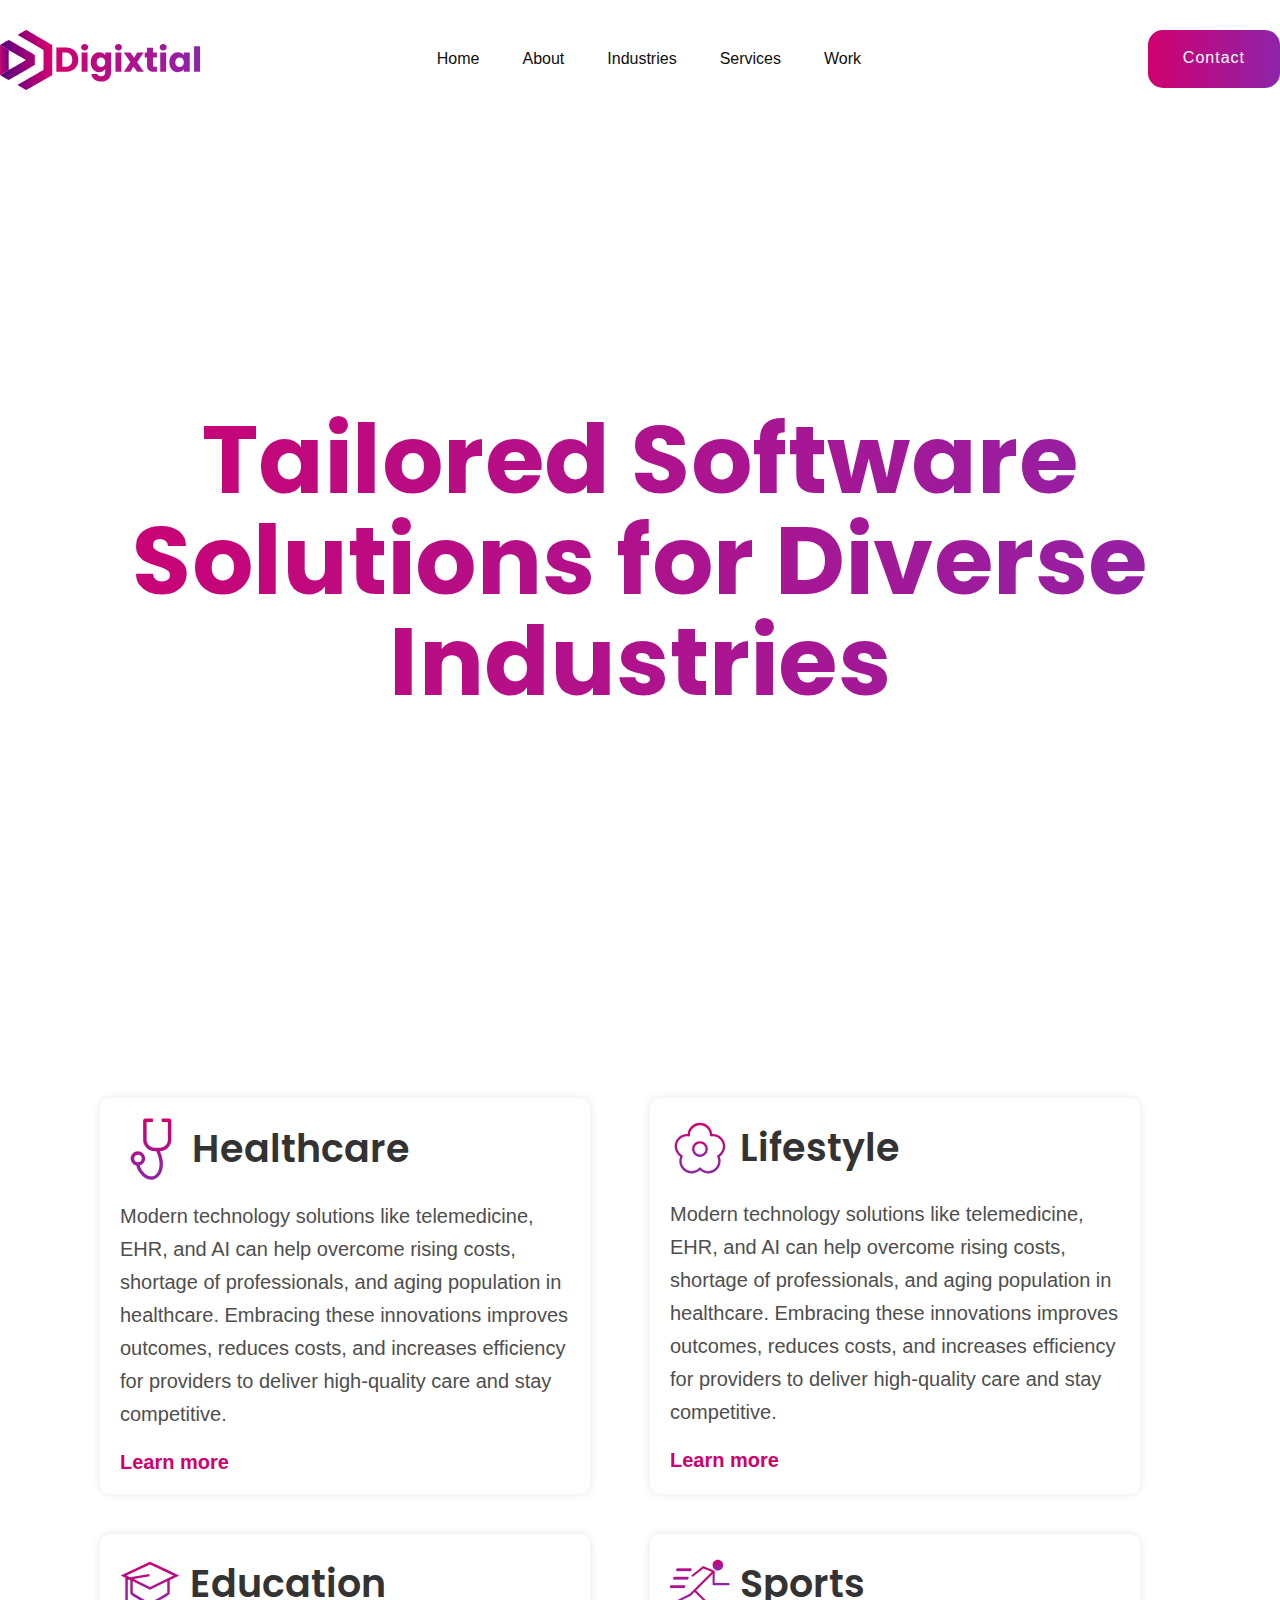
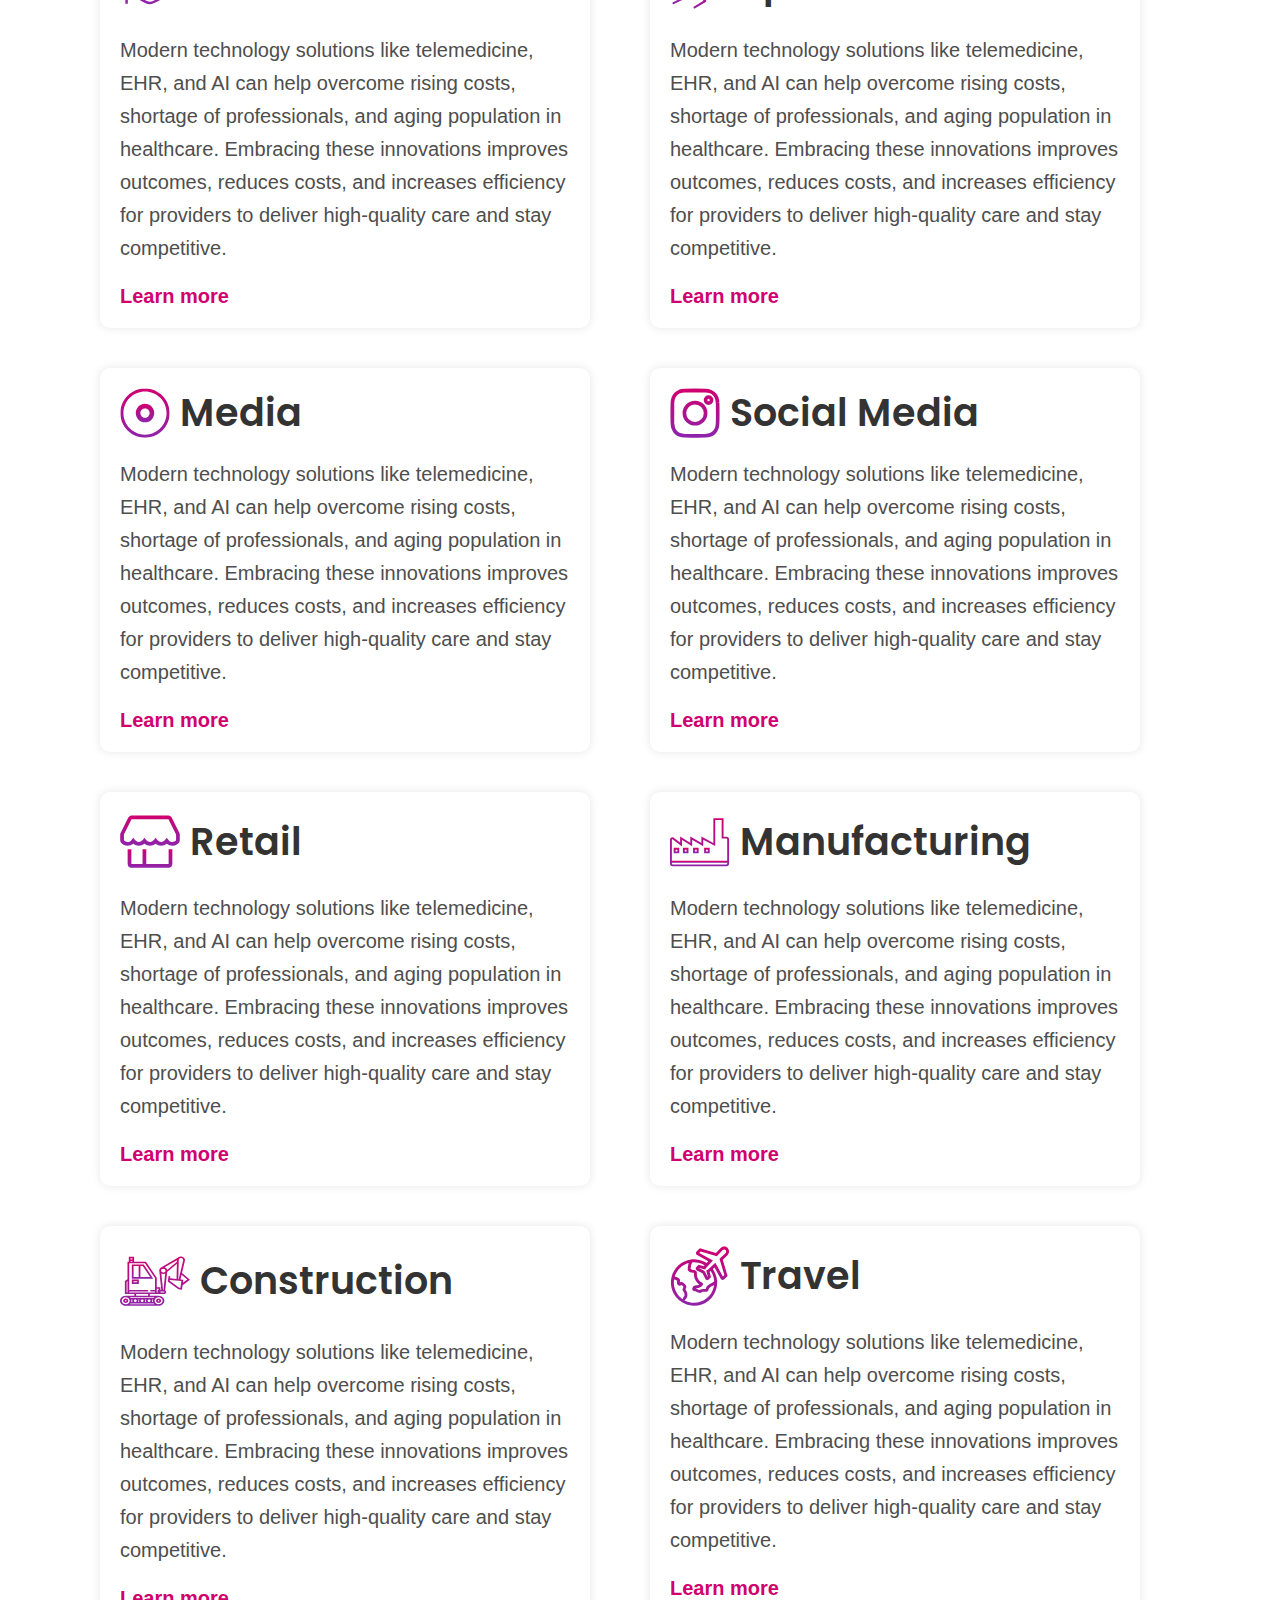
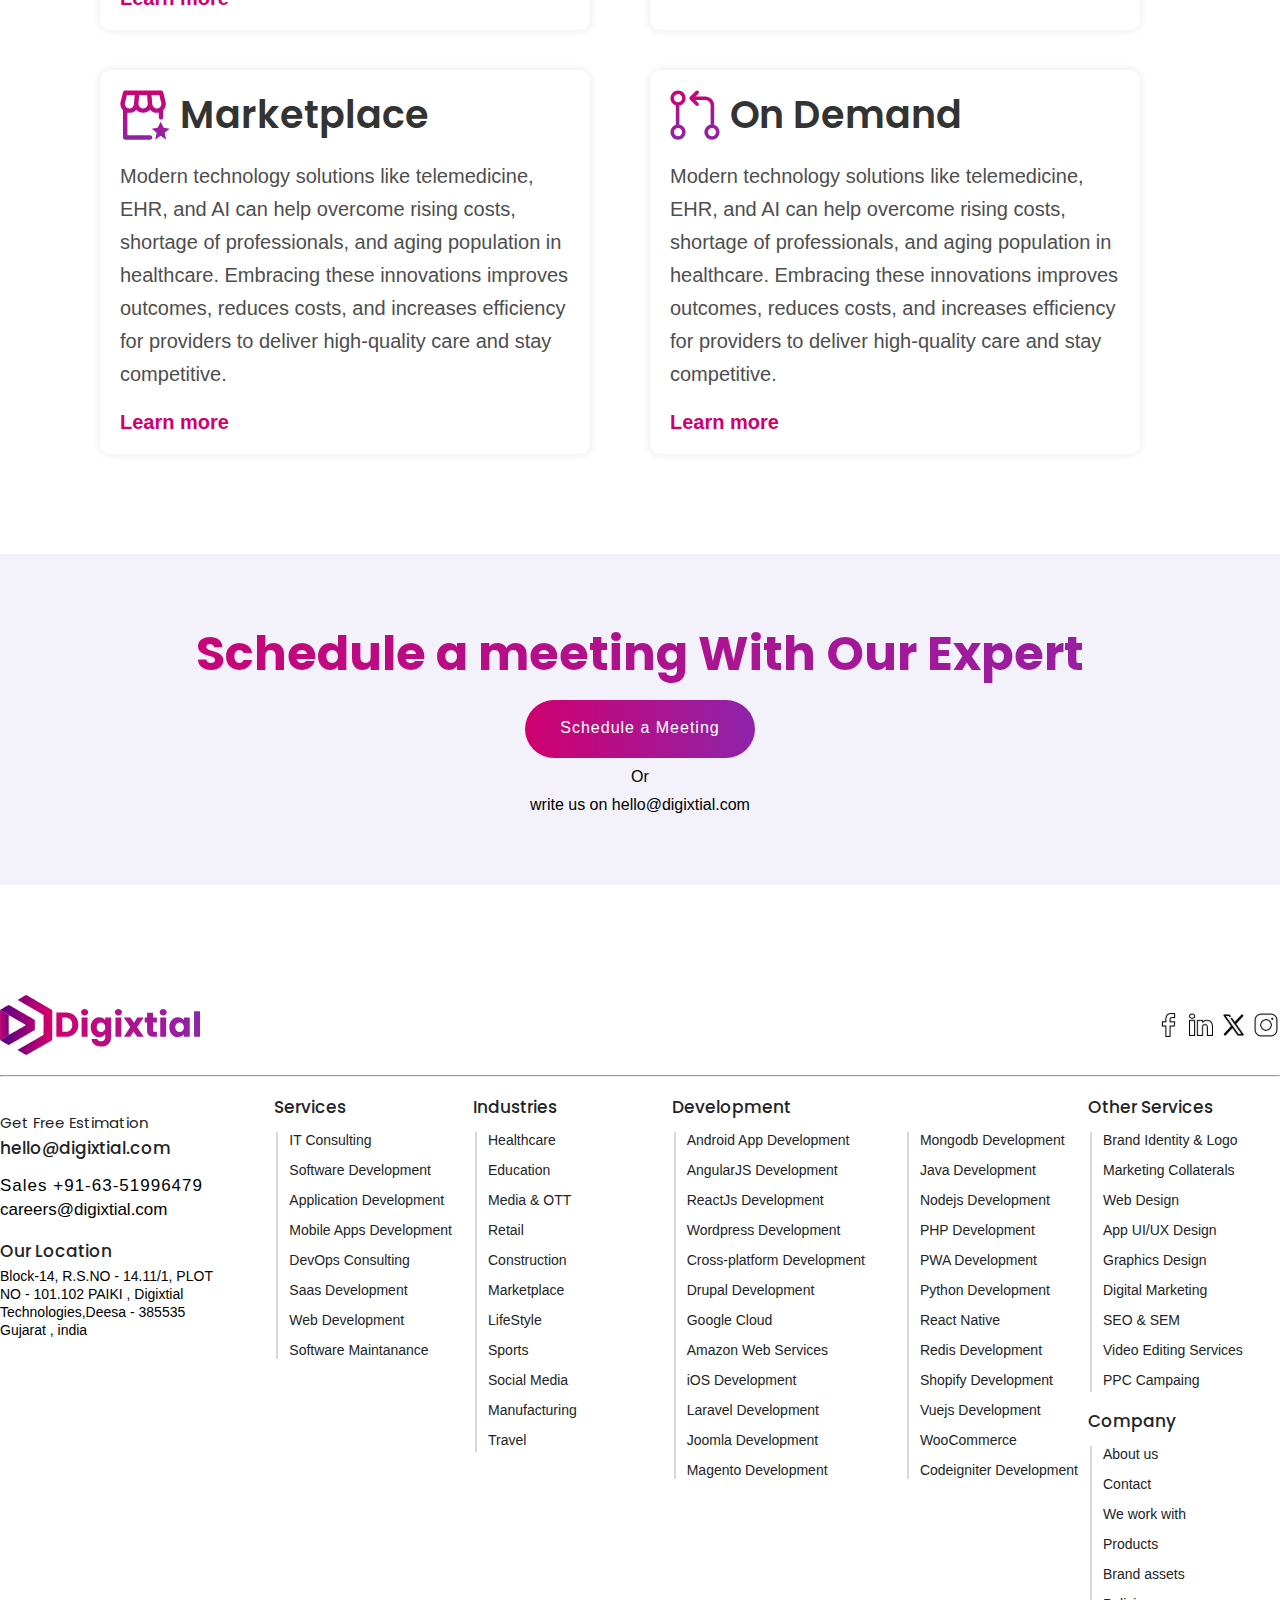
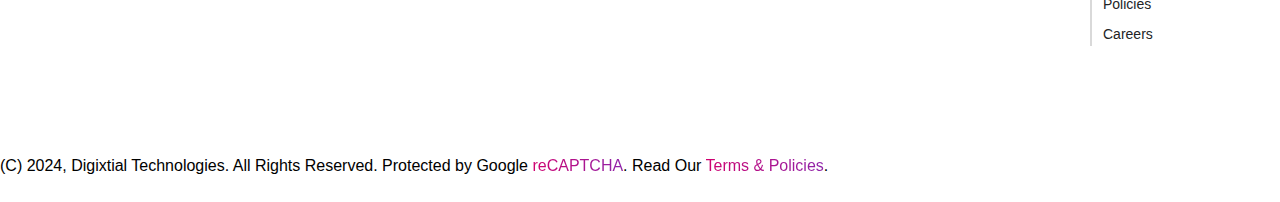
<file: industries.html>
<!DOCTYPE html>
<html lang="en">

<head>
    <meta charset="UTF-8">
    <meta name="viewport" content="width=device-width, initial-scale=1.0">
    <title>Industries</title>
    <link rel="stylesheet" href="css/normalize.css">
    <link rel="stylesheet" href="css/style.css">
    <link rel="preconnect" href="https://fonts.googleapis.com">
    <link rel="preconnect" href="https://fonts.gstatic.com" crossorigin>
    <link
        href="https://fonts.googleapis.com/css2?family=Poppins:ital,wght@0,100;0,200;0,300;0,400;0,500;0,600;0,700;0,800;0,900;1,100;1,200;1,300;1,400;1,500;1,600;1,700;1,800;1,900&display=swap"
        rel="stylesheet">
    <link rel="preconnect" href="https://fonts.googleapis.com">
    <link rel="preconnect" href="https://fonts.gstatic.com" crossorigin>
    <link href="https://fonts.googleapis.com/css2?family=Jost:ital,wght@0,100..900;1,100..900&display=swap"
        rel="stylesheet">
</head>

<body>
    <div id="wrapper">
        <header class="site-header">
            <div class="wrap">
                <div class="navbar__content">
                    <div class="site__logo">
                        <a href="index.html"><img src="images/digixtial.svg" alt=""></a>
                    </div>
                    <div class="navbar__manu">
                        <ul>
                            <li><a href="index.html">Home</a></li>
                            <li><a href="about.html">About</a></li>
                            <li><a href="industries.html">Industries</a></li>
                            <li><a href="services.html">Services</i></a></li>
                            <li><a href="work-with.html">Work</a></li>
                        </ul>
                    </div>
                    <div class="btn__last">
                        <a class="bd_btn_link header_btn" href="contact.html">
                            <span class="bd_button_content_wrapper">

                                <span class="pd-animation-flip">
                                    <span class="bd_btn_anim_wrapp">
                                        <span class="bd_button_text">Contact </span>
                                        <span class="bd_button_text">Contact </span>
                                    </span>
                                </span>
                            </span>
                        </a>
                    </div>

                </div>
            </div>
        </header>


        <section class="section section_about_hero vertical-center section--contact">
            <div class="wrap ">
                <div class="about_hero__contant text-center work__with">
                    <h2>Tailored Software Solutions for Diverse Industries</h2>
                </div>
            </div>
        </section>


        <section class="section section--industries">
            <div class="wrap">
                <div class="industries__box">
                    <div class="column">
                        <div class="industries__contant">
                            <img src="industries_images/Group.svg" alt="">
                            <div class="industries__heading">
                                <h2>Healthcare</h2>
                            </div>
                        </div>
                        <div class="industries__sub_title">
                            <p>Modern technology solutions like telemedicine, EHR, and AI can help overcome rising
                                costs, shortage of professionals, and aging population in healthcare. Embracing
                                these innovations improves outcomes, reduces costs, and increases efficiency for
                                providers to deliver high-quality care and stay competitive.</p>
                            <a href="#">Learn more</a>
                        </div>
                    </div>
                    <div class="column">
                        <div class="industries__contant">
                            <img src="industries_images/flower-svgrepo-com.svg" alt="">
                            <div class="industries__heading">
                                <h2>Lifestyle</h2>
                            </div>
                        </div>
                        <div class="industries__sub_title">
                            <p>Modern technology solutions like telemedicine, EHR, and AI can help overcome rising
                                costs, shortage of professionals, and aging population in healthcare. Embracing
                                these innovations improves outcomes, reduces costs, and increases efficiency for
                                providers to deliver high-quality care and stay competitive.</p>
                            <a href="#">Learn more</a>
                        </div>
                    </div>
                    <div class="column">
                        <div class="industries__contant">
                            <img src="industries_images/education-svgrepo-com.svg" alt="">
                            <div class="industries__heading">
                                <h2>Education</h2>
                            </div>
                        </div>
                        <div class="industries__sub_title">
                            <p>Modern technology solutions like telemedicine, EHR, and AI can help overcome rising
                                costs, shortage of professionals, and aging population in healthcare. Embracing
                                these innovations improves outcomes, reduces costs, and increases efficiency for
                                providers to deliver high-quality care and stay competitive.</p>
                            <a href="#">Learn more</a>
                        </div>
                    </div>
                    <div class="column">
                        <div class="industries__contant">
                            <img src="industries_images/Group1.svg" alt="">
                            <div class="industries__heading">
                                <h2>Sports</h2>
                            </div>
                        </div>
                        <div class="industries__sub_title">
                            <p>Modern technology solutions like telemedicine, EHR, and AI can help overcome rising
                                costs, shortage of professionals, and aging population in healthcare. Embracing
                                these innovations improves outcomes, reduces costs, and increases efficiency for
                                providers to deliver high-quality care and stay competitive.</p>
                            <a href="#">Learn more</a>
                        </div>
                    </div>
                    <div class="column">
                        <div class="industries__contant">
                            <img src="industries_images/media-optical-dvd-symbolic-svgrepo-com 2.svg" alt="">
                            <div class="industries__heading">
                                <h2>Media</h2>
                            </div>
                        </div>
                        <div class="industries__sub_title">
                            <p>Modern technology solutions like telemedicine, EHR, and AI can help overcome rising
                                costs, shortage of professionals, and aging population in healthcare. Embracing
                                these innovations improves outcomes, reduces costs, and increases efficiency for
                                providers to deliver high-quality care and stay competitive.</p>
                            <a href="#">Learn more</a>
                        </div>
                    </div>
                    <div class="column">
                        <div class="industries__contant">
                            <img src="industries_images/Vector.svg" alt="">
                            <div class="industries__heading">
                                <h2>Social Media</h2>
                            </div>
                        </div>
                        <div class="industries__sub_title">
                            <p>Modern technology solutions like telemedicine, EHR, and AI can help overcome rising
                                costs, shortage of professionals, and aging population in healthcare. Embracing
                                these innovations improves outcomes, reduces costs, and increases efficiency for
                                providers to deliver high-quality care and stay competitive.</p>
                            <a href="#">Learn more</a>
                        </div>
                    </div>
                    <div class="column">
                        <div class="industries__contant">
                            <img src="industries_images/retail.svg" alt="">
                            <div class="industries__heading">
                                <h2>Retail</h2>
                            </div>
                        </div>
                        <div class="industries__sub_title">
                            <p>Modern technology solutions like telemedicine, EHR, and AI can help overcome rising
                                costs, shortage of professionals, and aging population in healthcare. Embracing
                                these innovations improves outcomes, reduces costs, and increases efficiency for
                                providers to deliver high-quality care and stay competitive.</p>
                            <a href="#">Learn more</a>
                        </div>
                    </div>
                    <div class="column">
                        <div class="industries__contant">
                            <img src="industries_images/Page-1.svg" alt="">
                            <div class="industries__heading">
                                <h2>Manufacturing</h2>
                            </div>
                        </div>
                        <div class="industries__sub_title">
                            <p>Modern technology solutions like telemedicine, EHR, and AI can help overcome rising
                                costs, shortage of professionals, and aging population in healthcare. Embracing
                                these innovations improves outcomes, reduces costs, and increases efficiency for
                                providers to deliver high-quality care and stay competitive.</p>
                            <a href="#">Learn more</a>
                        </div>
                    </div>
                    <div class="column">
                        <div class="industries__contant">
                            <img src="industries_images/Excavator_1_.svg" alt="">
                            <div class="industries__heading">
                                <h2>Construction</h2>
                            </div>
                        </div>
                        <div class="industries__sub_title">
                            <p>Modern technology solutions like telemedicine, EHR, and AI can help overcome rising
                                costs, shortage of professionals, and aging population in healthcare. Embracing
                                these innovations improves outcomes, reduces costs, and increases efficiency for
                                providers to deliver high-quality care and stay competitive.</p>
                            <a href="#">Learn more</a>
                        </div>
                    </div>
                    <div class="column">
                        <div class="industries__contant">
                            <img src="industries_images/Vector1.svg" alt="">
                            <div class="industries__heading">
                                <h2>Travel</h2>
                            </div>
                        </div>
                        <div class="industries__sub_title">
                            <p>Modern technology solutions like telemedicine, EHR, and AI can help overcome rising
                                costs, shortage of professionals, and aging population in healthcare. Embracing
                                these innovations improves outcomes, reduces costs, and increases efficiency for
                                providers to deliver high-quality care and stay competitive.</p>
                            <a href="#">Learn more</a>
                        </div>
                    </div>
                    <div class="column">
                        <div class="industries__contant">
                            <img src="industries_images/Vector2.svg" alt="">
                            <div class="industries__heading">
                                <h2>Marketplace</h2>
                            </div>
                        </div>
                        <div class="industries__sub_title">
                            <p>Modern technology solutions like telemedicine, EHR, and AI can help overcome rising
                                costs, shortage of professionals, and aging population in healthcare. Embracing
                                these innovations improves outcomes, reduces costs, and increases efficiency for
                                providers to deliver high-quality care and stay competitive.</p>
                            <a href="#">Learn more</a>
                        </div>
                    </div>
                    <div class="column">
                        <div class="industries__contant">
                            <img src="industries_images/ByRequest.svg" alt="">
                            <div class="industries__heading">
                                <h2>On Demand</h2>
                            </div>
                        </div>
                        <div class="industries__sub_title">
                            <p>Modern technology solutions like telemedicine, EHR, and AI can help overcome rising
                                costs, shortage of professionals, and aging population in healthcare. Embracing
                                these innovations improves outcomes, reduces costs, and increases efficiency for
                                providers to deliver high-quality care and stay competitive.</p>
                            <a href="#">Learn more</a>
                        </div>
                    </div>
                </div>
            </div>
        </section>

        <section class="section section--schedule">
            <div class="wrap">
                <div class="schedule__contant">
                    <h2>Schedule a meeting With Our Expert</h2>
                    <a class="btn btn-hero bd_btn_link btn__schedule" href="{props.pathto_link}">
                        <span class="bd_button_content_wrapper">
                            <span class="pd-animation-flip">
                                <span class="bd_btn_anim_wrapp">
                                    <span class="bd_button_text">Schedule a Meeting</span>
                                    <span class="bd_button_text">Schedule a Meeting</span>
                                </span>
                            </span>
                        </span>
                    </a> 
                    <span class="email__span schedule__mail">Or</span>
                    <span class="email__span schedule__mail">write us on hello@digixtial.com</span>
                </div>
            </div>
        </section>
        <footer class="site-footer">
            <div class="wrap">
                <div class="footer__logo">
                    <div class="site__logo">
                        <img src="images/digixtial.svg" alt="">
                    </div>
                    <div class="social__icon">
                        <a href="#"><img src="footer_icon/Facebook F.svg" alt=""></a>
                        <a href="#"><img src="footer_icon/LinkedIn 2.svg" alt=""></a>
                        <a href="#"><img src="footer_icon/TwitterX.svg" alt=""></a>
                        <a href="#"><img src="footer_icon/Instagram.svg" alt=""></a>
                    </div>
                </div>
                <hr>
    
                <div class="footer__contant">
                    <div class="Company__info">
                        <h3>Get Free Estimation</h3>
                        <h5>hello@digixtial.com</h5>
                        <div class="contact__number">
                            <p class="contact_number">Sales +91-63-51996479</p>
                            <p class="email_id"><a href="#">careers@digixtial.com</a></p>
                        </div>
                        <div class="address__info">
                            <h4>Our Location</h4>
                            <p>Block-14, R.S.NO - 14.11/1, PLOT NO - 101.102 PAIKI , Digixtial Technologies,Deesa - 385535
                                Gujarat , india</p>
                        </div>
                    </div>
                    <div class="services__contant">
                        <h3>Services</h3>
                        <ul>
                            <li><a href="#">IT Consulting</a></li>
                            <li><a href="#">Software Development</a></li>
                            <li><a href="#">Application Development</a></li>
                            <li><a href="#">Mobile Apps Development</a></li>
                            <li><a href="#">DevOps Consulting</a></li>
                            <li><a href="#">Saas Development</a></li>
                            <li><a href="#">Web Development</a></li>
                            <li><a href="#">Software Maintanance</a></li>
                        </ul>
                    </div>
                    <div class="industries__content">
                        <h3>Industries</h3>
                        <ul>
                            <li><a href="#">Healthcare</a></li>
                            <li><a href="#">Education </a></li>
                            <li><a href="#">Media & OTT</a></li>
                            <li><a href="#">Retail</a></li>
                            <li><a href="#">Construction</a></li>
                            <li><a href="#">Marketplace</a></li>
                            <li><a href="#">LifeStyle</a></li>
                            <li><a href="#">Sports</a></li>
                            <li><a href="#">Social Media</a></li>
                            <li><a href="#">Manufacturing</a></li>
                            <li><a href="#">Travel </a></li>
                        </ul>
                    </div>
                    <div class="main__development">
                        <div class="development__page">
                            <h3>Development</h3>
                            <ul>
                                <li><a href="#">Android App Development</a></li>
                                <li><a href="#">AngularJS Development</a></li>
                                <li><a href="#">ReactJs Development </a></li>
                                <li><a href="#">Wordpress Development</a></li>
                                <li><a href="#">Cross-platform Development</a></li>
                                <li><a href="#">Drupal Development</a></li>
                                <li><a href="#">Google Cloud </a></li>
                                <li><a href="#">Amazon Web Services</a></li>
                                <li><a href="#">iOS Development</a></li>
                                <li><a href="#">Laravel Development</a></li>
                                <li><a href="#">Joomla Development</a></li>
                                <li><a href="#">Magento Development </a></li>
                            </ul>
                        </div>
                        <div class="development__page2">
                            <ul>
                                <li><a href="#">Mongodb Development </a></li>
                                <li><a href="#">Java Development</a></li>
                                <li><a href="#">Nodejs Development</a></li>
                                <li><a href="#">PHP Development</a></li>
                                <li><a href="#">PWA Development</a></li>
                                <li><a href="#">Python Development</a></li>
                                <li><a href="#">React Native</a></li>
                                <li><a href="#">Redis Development</a></li>
                                <li><a href="#">Shopify Development</a></li>
                                <li><a href="#">Vuejs Development</a></li>
                                <li><a href="#">WooCommerce</a></li>
                                <li><a href="#">Codeigniter Development</a></li>
                            </ul>
                        </div>
                    </div>
                    <div class="other-services__contant">
                        <div class="other__services">
                            <h3>Other Services</h3>
                            <ul>
                                <li><a href="#">Brand Identity & Logo</a></li>
                                <li><a href="#">Marketing Collaterals</a></li>
                                <li><a href="#">Web Design </a></li>
                                <li><a href="#">App UI/UX Design</a></li>
                                <li><a href="#">Graphics Design</a></li>
                                <li><a href="#">Digital Marketing </a></li>
                                <li><a href="#">SEO & SEM</a></li>
                                <li><a href="#">Video Editing Services</a></li>
                                <li><a href="#">PPC Campaing</a></li>
                            </ul>
                        </div>
                        <div class="company">
                            <h3>Company</h3>
                            <ul>
                                <li><a href="about.html">About us</a></li>
                                <li><a href="contact.html">Contact</a></li>
                                <li><a href="work-with.html">We work with</a></li>
                                <li><a href="#">Products</a></li>
                                <li><a href="brand.html">Brand assets</a></li>
                                <li><a href="#">Policies</a></li>
                                <li><a href="careers.html">Careers</a></li>
                            </ul>
                        </div>
                    </div>
                </div>
                <div class="copyright">
                    <p>(C) 2024, Digixtial Technologies. All Rights Reserved. Protected by Google <a href="#">reCAPTCHA</a>.
                        Read Our <a href="#">Terms & Policies</a>.</p>
                </div>        
            </div>
        </footer>


        <script src="js/swiper-bundle.min.js"></script>
        <script src="js/jquery-1.11.0.min.js"></script>
        <script src="js/script.js"></script>
</body>

</html>
</file>
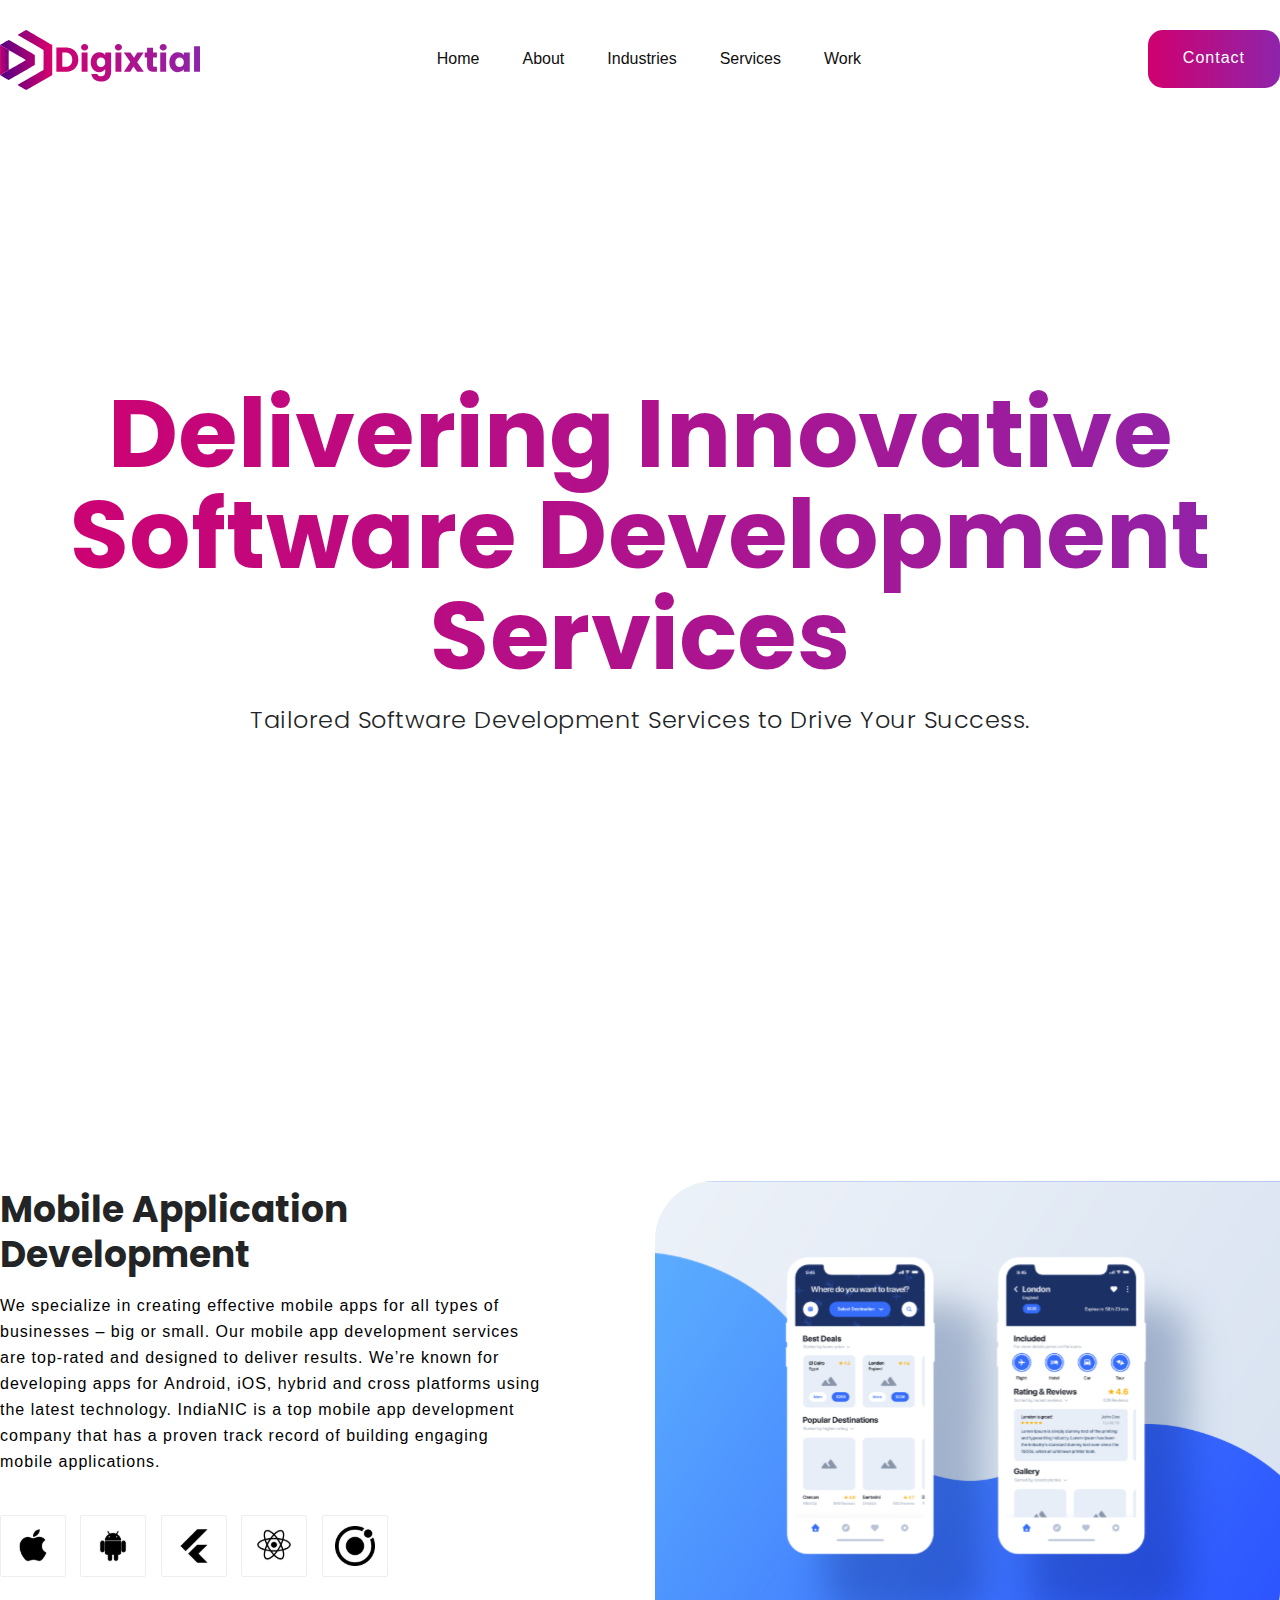
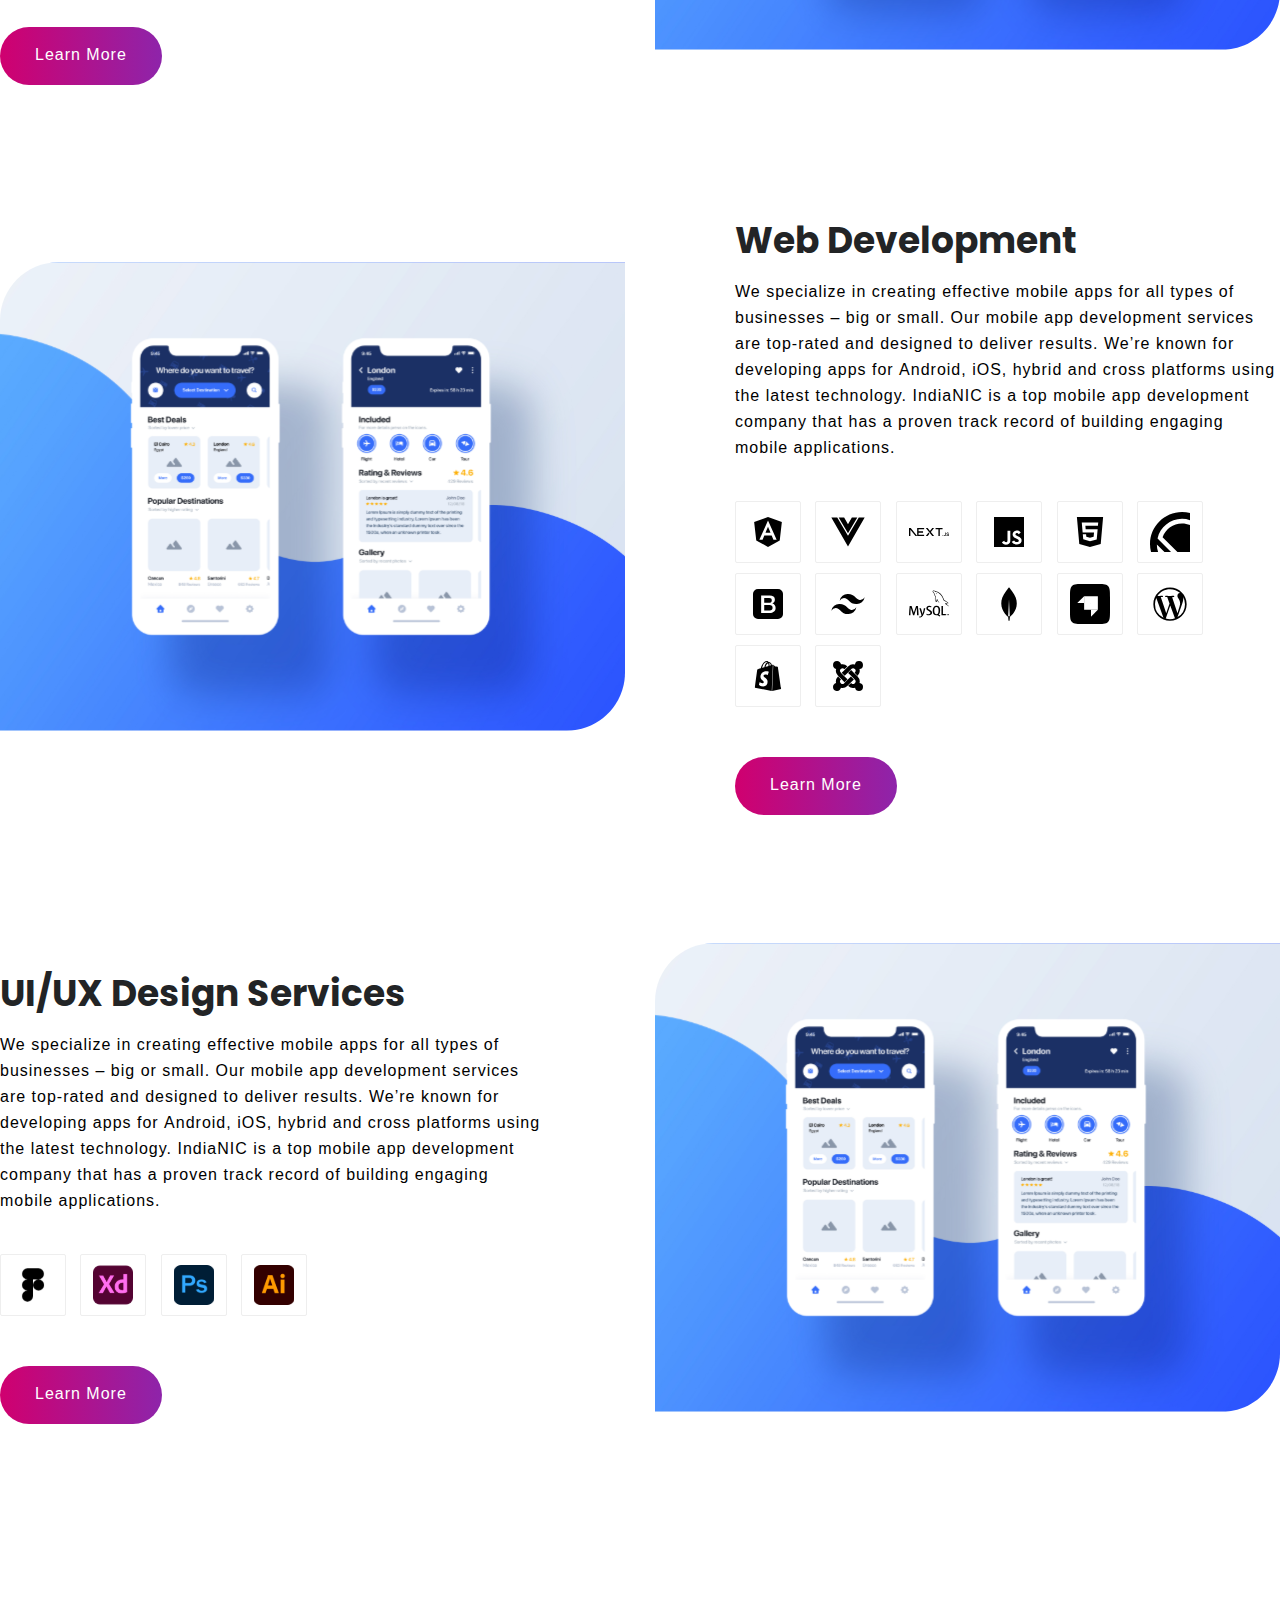
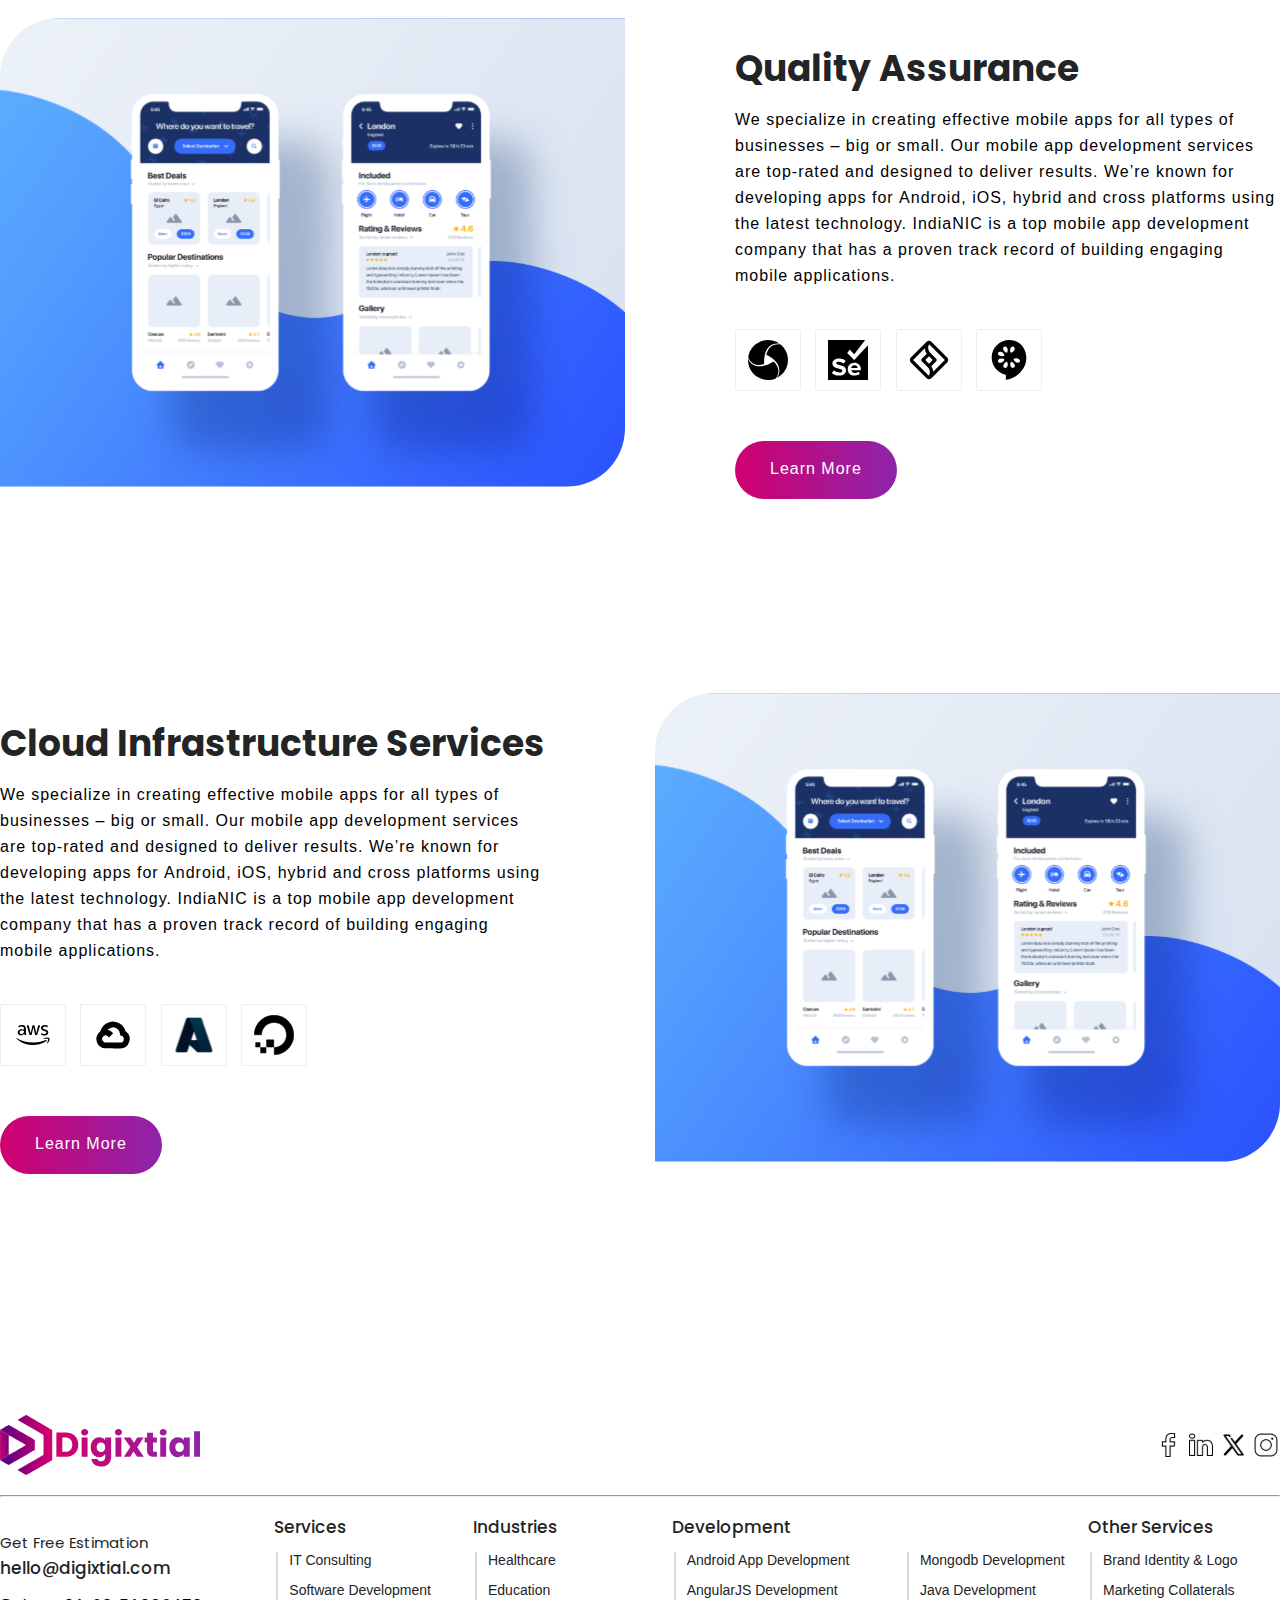
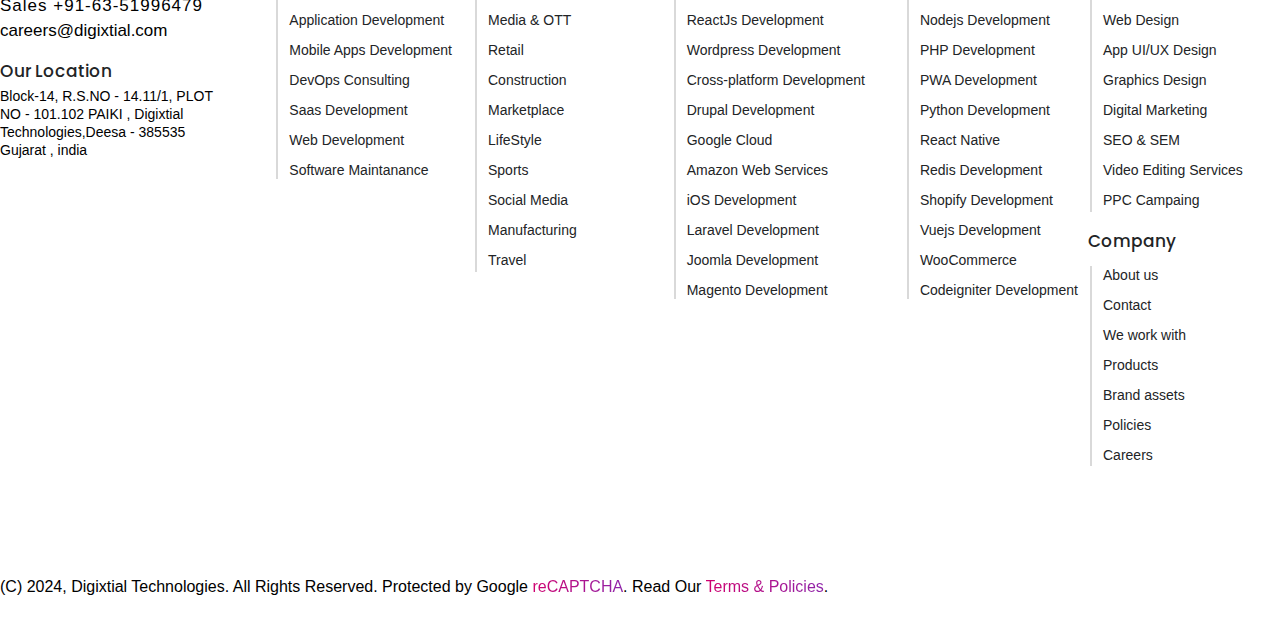
<file: services.html>
<!DOCTYPE html>
<html lang="en">

<head>
    <meta charset="UTF-8">
    <meta name="viewport" content="width=device-width, initial-scale=1.0">
    <title>Services</title>
    <link rel="stylesheet" href="css/normalize.css">
    <link rel="stylesheet" href="css/style.css">
    <link rel="preconnect" href="https://fonts.googleapis.com">
    <link rel="preconnect" href="https://fonts.gstatic.com" crossorigin>
    <link
        href="https://fonts.googleapis.com/css2?family=Poppins:ital,wght@0,100;0,200;0,300;0,400;0,500;0,600;0,700;0,800;0,900;1,100;1,200;1,300;1,400;1,500;1,600;1,700;1,800;1,900&display=swap"
        rel="stylesheet">
    <link rel="preconnect" href="https://fonts.googleapis.com">
    <link rel="preconnect" href="https://fonts.gstatic.com" crossorigin>
    <link href="https://fonts.googleapis.com/css2?family=Jost:ital,wght@0,100..900;1,100..900&display=swap"
        rel="stylesheet">
</head>

<body>
    <div id="wrapper">
        <header class="site-header">
            <div class="wrap">
                <div class="navbar__content">
                    <div class="site__logo">
                        <a href="index.html"><img src="images/digixtial.svg" alt=""></a>
                    </div>
                    <div class="navbar__manu">
                        <ul>
                            <li><a href="index.html">Home</a></li>
                            <li><a href="about.html">About</a></li>
                            <li><a href="industries.html">Industries</a></li>
                            <li><a href="services.html">Services</i></a></li>
                            <li><a href="work-with.html">Work</a></li>
                        </ul>
                    </div>
                    <div class="btn__last">
                        <a class="bd_btn_link header_btn" href="contact.html">
                            <span class="bd_button_content_wrapper">

                                <span class="pd-animation-flip">
                                    <span class="bd_btn_anim_wrapp">
                                        <span class="bd_button_text">Contact </span>
                                        <span class="bd_button_text">Contact </span>
                                    </span>
                                </span>
                            </span>
                        </a>
                    </div>

                </div>
            </div>
        </header>


        <section class="section section_about_hero vertical-center section--contact">
            <div class="wrap ">
                <div class="about_hero__contant text-center work__with">
                    <h2>Delivering Innovative Software Development Services</h2>
                    <h4>Tailored Software Development Services to Drive Your Success.</h4>
                </div>
            </div>
        </section>

        <section class="section section--development">
            <div class="wrap">
                <div class="row">
                    <div class="col-6">
                        <div class="box__dev">
                            <div class="development__contant">
                                <h2>Mobile Application Development</h2>
                                <p>We specialize in creating effective mobile apps for all types of businesses – big or
                                    small. Our mobile app development services are top-rated and designed to deliver
                                    results. We’re known for developing apps for Android, iOS, hybrid and cross platforms
                                    using the latest technology. IndiaNIC is a top mobile app development company that has a
                                    proven track record of
                                    building engaging mobile applications.</p>
                            </div>
                            <div class="services__icon">
                                <a href="#"><img src="services/image1.svg" alt=""></a>
                                <a href="#"><img src="services/image2.svg" alt=""></a>
                                <a href="#"><img src="services/image3.svg" alt=""></a>
                                <a href="#"><img src="services/image4.svg" alt=""></a>
                                <a href="#"><img src="services/image5.svg" alt=""></a>
                            </div>
                            <div class="button_dev">
                                <a class="btn btn-hero bd_btn_link btn__dev" href={props.pathto_link}>
                                    <span class="bd_button_content_wrapper">
    
                                        <span class="pd-animation-flip">
                                            <span class="bd_btn_anim_wrapp">
                                                <span class="bd_button_text">Learn More</span>
                                                <span class="bd_button_text">Learn More</span>
                                            </span>
                                        </span>
                                    </span>
                                </a>
                            </div>
                        </div>
                    </div>
                    <div class="col-6">
                        <div class="dev__block">
                            <img src="services/mobile_development.svg" alt="">
                        </div>
                    </div>
                   
                </div>
                <div class="row">
                    <div class="col-6">
                        <div class="dev__block">
                            <img src="services/mobile_development.svg" alt="">
                        </div>
                    </div>
                    <div class="col-6">
                        <div class="box__dev padding_mb">
                            <div class="development__contant">
                                <h2>Web Development</h2>
                                <p>We specialize in creating effective mobile apps for all types of businesses – big or
                                    small. Our mobile app development services are top-rated and designed to deliver
                                    results. We’re known for developing apps for Android, iOS, hybrid and cross platforms
                                    using the latest technology. IndiaNIC is a top mobile app development company that has a
                                    proven track record of
                                    building engaging mobile applications.</p>
                            </div>
                            <div class="services__icon">
                                <a href="#"><img src="services/image6.svg" alt=""></a>
                                <a href="#"><img src="services/image24.svg" alt=""></a>
                                <a href="#"><img src="services/image16.svg" alt=""></a>
                                <a href="#"><img src="services/image11.svg" alt=""></a>
                                <a href="#"><img src="services/html5.svg" alt=""></a>
                                <a href="#"><img src="services/image10.svg" alt=""></a>
                                <a href="#"><img src="services/image7.svg" alt=""></a>
                                <a href="#"><img src="services/image23.svg" alt=""></a>
                                <a href="#"><img src="services/image15.svg" alt=""></a>
                                <a href="#"><img src="services/image14.svg" alt=""></a>
                                <a href="#"><img src="services/image22.svg" alt=""></a>
                                <a href="#"><img src="services/image25.svg" alt=""></a>
                                <a href="#"><img src="services/image21.svg" alt=""></a>
                                <a href="#"><img src="services/image12.svg" alt=""></a>
                                <!-- <a href="#"><img src="services/image8.svg" alt=""></a>
                                <a href="#"><img src="services/image20.svg" alt=""></a>
                                <a href="#"><img src="services/image13.svg" alt=""></a>
                                <a href="#"><img src="services/image9.svg" alt=""></a>
                                <a href="#"><img src="services/image30.svg" alt=""></a>
                                <a href="#"><img src="services/image18.svg" alt=""></a>
                                <a href="#"><img src="services/image17.svg" alt=""></a>
                                <a href="#"><img src="services/image19.svg" alt=""></a> -->
                            </div>
                            <div class="button_dev">
                                <a class="btn btn-hero bd_btn_link btn__dev" href={props.pathto_link}>
                                    <span class="bd_button_content_wrapper">
    
                                        <span class="pd-animation-flip">
                                            <span class="bd_btn_anim_wrapp">
                                                <span class="bd_button_text">Learn More</span>
                                                <span class="bd_button_text">Learn More</span>
                                            </span>
                                        </span>
                                    </span>
                                </a>
                            </div>
                        </div>
                    </div> 
                </div>
                <div class="row">
                    <div class="col-6">
                        <div class="box__dev">
                            <div class="development__contant">
                                <h2>UI/UX Design Services</h2>
                                <p>We specialize in creating effective mobile apps for all types of businesses – big or
                                    small. Our mobile app development services are top-rated and designed to deliver
                                    results. We’re known for developing apps for Android, iOS, hybrid and cross platforms
                                    using the latest technology. IndiaNIC is a top mobile app development company that has a
                                    proven track record of
                                    building engaging mobile applications.</p>
                            </div>
                            <div class="services__icon">
                                <a href="#"><img src="services/image31.svg" alt=""></a>
                                <a href="#"><img src="services/image32.svg" alt=""></a>
                                <a href="#"><img src="services/image33.svg" alt=""></a>
                                <a href="#"><img src="services/image34.svg" alt=""></a>
                            </div>
                            <div class="button_dev">
                                <a class="btn btn-hero bd_btn_link btn__dev" href={props.pathto_link}>
                                    <span class="bd_button_content_wrapper">
    
                                        <span class="pd-animation-flip">
                                            <span class="bd_btn_anim_wrapp">
                                                <span class="bd_button_text">Learn More</span>
                                                <span class="bd_button_text">Learn More</span>
                                            </span>
                                        </span>
                                    </span>
                                </a>
                            </div>
                        </div>
                    </div> 
                    <div class="col-6">
                        <div class="dev__block">
                            <img src="services/mobile_development.svg" alt="">
                        </div>
                    </div>
                </div>
                <div class="row">
                    <div class="col-6">
                        <div class="dev__block">
                            <img src="services/mobile_development.svg" alt="">
                        </div>
                    </div>
                    <div class="col-6">
                        <div class="box__dev padding_mb">
                            <div class="development__contant">
                                <h2>Quality Assurance</h2>
                                <p>We specialize in creating effective mobile apps for all types of businesses – big or
                                    small. Our mobile app development services are top-rated and designed to deliver
                                    results. We’re known for developing apps for Android, iOS, hybrid and cross platforms
                                    using the latest technology. IndiaNIC is a top mobile app development company that has a
                                    proven track record of
                                    building engaging mobile applications.</p>
                            </div>
                            <div class="services__icon">
                                <a href="#"><img src="services/image35.svg" alt=""></a>
                                <a href="#"><img src="services/image36.svg" alt=""></a>
                                <a href="#"><img src="services/image37.svg" alt=""></a>
                                <a href="#"><img src="services/image38.svg" alt=""></a>
                            </div>
                            <div class="button_dev">
                                <a class="btn btn-hero bd_btn_link btn__dev" href={props.pathto_link}>
                                    <span class="bd_button_content_wrapper">
    
                                        <span class="pd-animation-flip">
                                            <span class="bd_btn_anim_wrapp">
                                                <span class="bd_button_text">Learn More</span>
                                                <span class="bd_button_text">Learn More</span>
                                            </span>
                                        </span>
                                    </span>
                                </a>
                            </div>
                        </div>
                    </div> 
                </div>

                <div class="row">
                    <div class="col-6">
                        <div class="box__dev">
                            <div class="development__contant">
                                <h2>Cloud Infrastructure Services</h2>
                                <p>We specialize in creating effective mobile apps for all types of businesses – big or
                                    small. Our mobile app development services are top-rated and designed to deliver
                                    results. We’re known for developing apps for Android, iOS, hybrid and cross platforms
                                    using the latest technology. IndiaNIC is a top mobile app development company that has a
                                    proven track record of
                                    building engaging mobile applications.</p>
                            </div>
                            <div class="services__icon">
                                <a href="#"><img src="services/image39.svg" alt=""></a>
                                <a href="#"> <img src="services/image40.svg" alt=""></a>
                                <a href="#"><img src="services/image41.svg" alt=""></a>
                                <a href="#">  <img src="services/images42.svg" alt=""></a>
                          
                            </div>
                            <div class="button_dev">
                                <a class="btn btn-hero bd_btn_link btn__dev" href={props.pathto_link}>
                                    <span class="bd_button_content_wrapper">
    
                                        <span class="pd-animation-flip">
                                            <span class="bd_btn_anim_wrapp">
                                                <span class="bd_button_text">Learn More</span>
                                                <span class="bd_button_text">Learn More</span>
                                            </span>
                                        </span>
                                    </span>
                                </a>
                            </div>
                        </div>
                    </div>
                    <div class="col-6">
                        <div class="dev__block">
                            <img src="services/mobile_development.svg" alt="">
                        </div>
                    </div>
                   
                </div>
            </div>
        </section>
    </div>
    <footer class="site-footer">
        <div class="wrap">
            <div class="footer__logo">
                <div class="site__logo">
                    <img src="images/digixtial.svg" alt="">
                </div>
                <div class="social__icon">
                    <a href="#"><img src="footer_icon/Facebook F.svg" alt=""></a>
                    <a href="#"><img src="footer_icon/LinkedIn 2.svg" alt=""></a>
                    <a href="#"><img src="footer_icon/TwitterX.svg" alt=""></a>
                    <a href="#"><img src="footer_icon/Instagram.svg" alt=""></a>
                </div>
            </div>
            <hr>

            <div class="footer__contant">
                <div class="Company__info">
                    <h3>Get Free Estimation</h3>
                    <h5>hello@digixtial.com</h5>
                    <div class="contact__number">
                        <p class="contact_number">Sales +91-63-51996479</p>
                        <p class="email_id"><a href="#">careers@digixtial.com</a></p>
                    </div>
                    <div class="address__info">
                        <h4>Our Location</h4>
                        <p>Block-14, R.S.NO - 14.11/1, PLOT NO - 101.102 PAIKI , Digixtial Technologies,Deesa - 385535
                            Gujarat , india</p>
                    </div>
                </div>
                <div class="services__contant">
                    <h3>Services</h3>
                    <ul>
                        <li><a href="#">IT Consulting</a></li>
                        <li><a href="#">Software Development</a></li>
                        <li><a href="#">Application Development</a></li>
                        <li><a href="#">Mobile Apps Development</a></li>
                        <li><a href="#">DevOps Consulting</a></li>
                        <li><a href="#">Saas Development</a></li>
                        <li><a href="#">Web Development</a></li>
                        <li><a href="#">Software Maintanance</a></li>
                    </ul>
                </div>
                <div class="industries__content">
                    <h3>Industries</h3>
                    <ul>
                        <li><a href="#">Healthcare</a></li>
                        <li><a href="#">Education </a></li>
                        <li><a href="#">Media & OTT</a></li>
                        <li><a href="#">Retail</a></li>
                        <li><a href="#">Construction</a></li>
                        <li><a href="#">Marketplace</a></li>
                        <li><a href="#">LifeStyle</a></li>
                        <li><a href="#">Sports</a></li>
                        <li><a href="#">Social Media</a></li>
                        <li><a href="#">Manufacturing</a></li>
                        <li><a href="#">Travel </a></li>
                    </ul>
                </div>
                <div class="main__development">
                    <div class="development__page">
                        <h3>Development</h3>
                        <ul>
                            <li><a href="#">Android App Development</a></li>
                            <li><a href="#">AngularJS Development</a></li>
                            <li><a href="#">ReactJs Development </a></li>
                            <li><a href="#">Wordpress Development</a></li>
                            <li><a href="#">Cross-platform Development</a></li>
                            <li><a href="#">Drupal Development</a></li>
                            <li><a href="#">Google Cloud </a></li>
                            <li><a href="#">Amazon Web Services</a></li>
                            <li><a href="#">iOS Development</a></li>
                            <li><a href="#">Laravel Development</a></li>
                            <li><a href="#">Joomla Development</a></li>
                            <li><a href="#">Magento Development </a></li>
                        </ul>
                    </div>
                    <div class="development__page2">
                        <ul>
                            <li><a href="#">Mongodb Development </a></li>
                            <li><a href="#">Java Development</a></li>
                            <li><a href="#">Nodejs Development</a></li>
                            <li><a href="#">PHP Development</a></li>
                            <li><a href="#">PWA Development</a></li>
                            <li><a href="#">Python Development</a></li>
                            <li><a href="#">React Native</a></li>
                            <li><a href="#">Redis Development</a></li>
                            <li><a href="#">Shopify Development</a></li>
                            <li><a href="#">Vuejs Development</a></li>
                            <li><a href="#">WooCommerce</a></li>
                            <li><a href="#">Codeigniter Development</a></li>
                        </ul>
                    </div>
                </div>
                <div class="other-services__contant">
                    <div class="other__services">
                        <h3>Other Services</h3>
                        <ul>
                            <li><a href="#">Brand Identity & Logo</a></li>
                            <li><a href="#">Marketing Collaterals</a></li>
                            <li><a href="#">Web Design </a></li>
                            <li><a href="#">App UI/UX Design</a></li>
                            <li><a href="#">Graphics Design</a></li>
                            <li><a href="#">Digital Marketing </a></li>
                            <li><a href="#">SEO & SEM</a></li>
                            <li><a href="#">Video Editing Services</a></li>
                            <li><a href="#">PPC Campaing</a></li>
                        </ul>
                    </div>
                    <div class="company">
                        <h3>Company</h3>
                        <ul>
                            <li><a href="about.html">About us</a></li>
                            <li><a href="contact.html">Contact</a></li>
                            <li><a href="work-with.html">We work with</a></li>
                            <li><a href="#">Products</a></li>
                            <li><a href="brand.html">Brand assets</a></li>
                            <li><a href="#">Policies</a></li>
                            <li><a href="careers.html">Careers</a></li>
                        </ul>
                    </div>
                </div>
            </div>
            <div class="copyright">
                <p>(C) 2024, Digixtial Technologies. All Rights Reserved. Protected by Google <a href="#">reCAPTCHA</a>.
                    Read Our <a href="#">Terms & Policies</a>.</p>
            </div>        
        </div>
    </footer>


    <script src="js/swiper-bundle.min.js"></script>
    <script src="js/jquery-1.11.0.min.js"></script>
    <script src="js/script.js"></script>
</body>

</html>
</file>
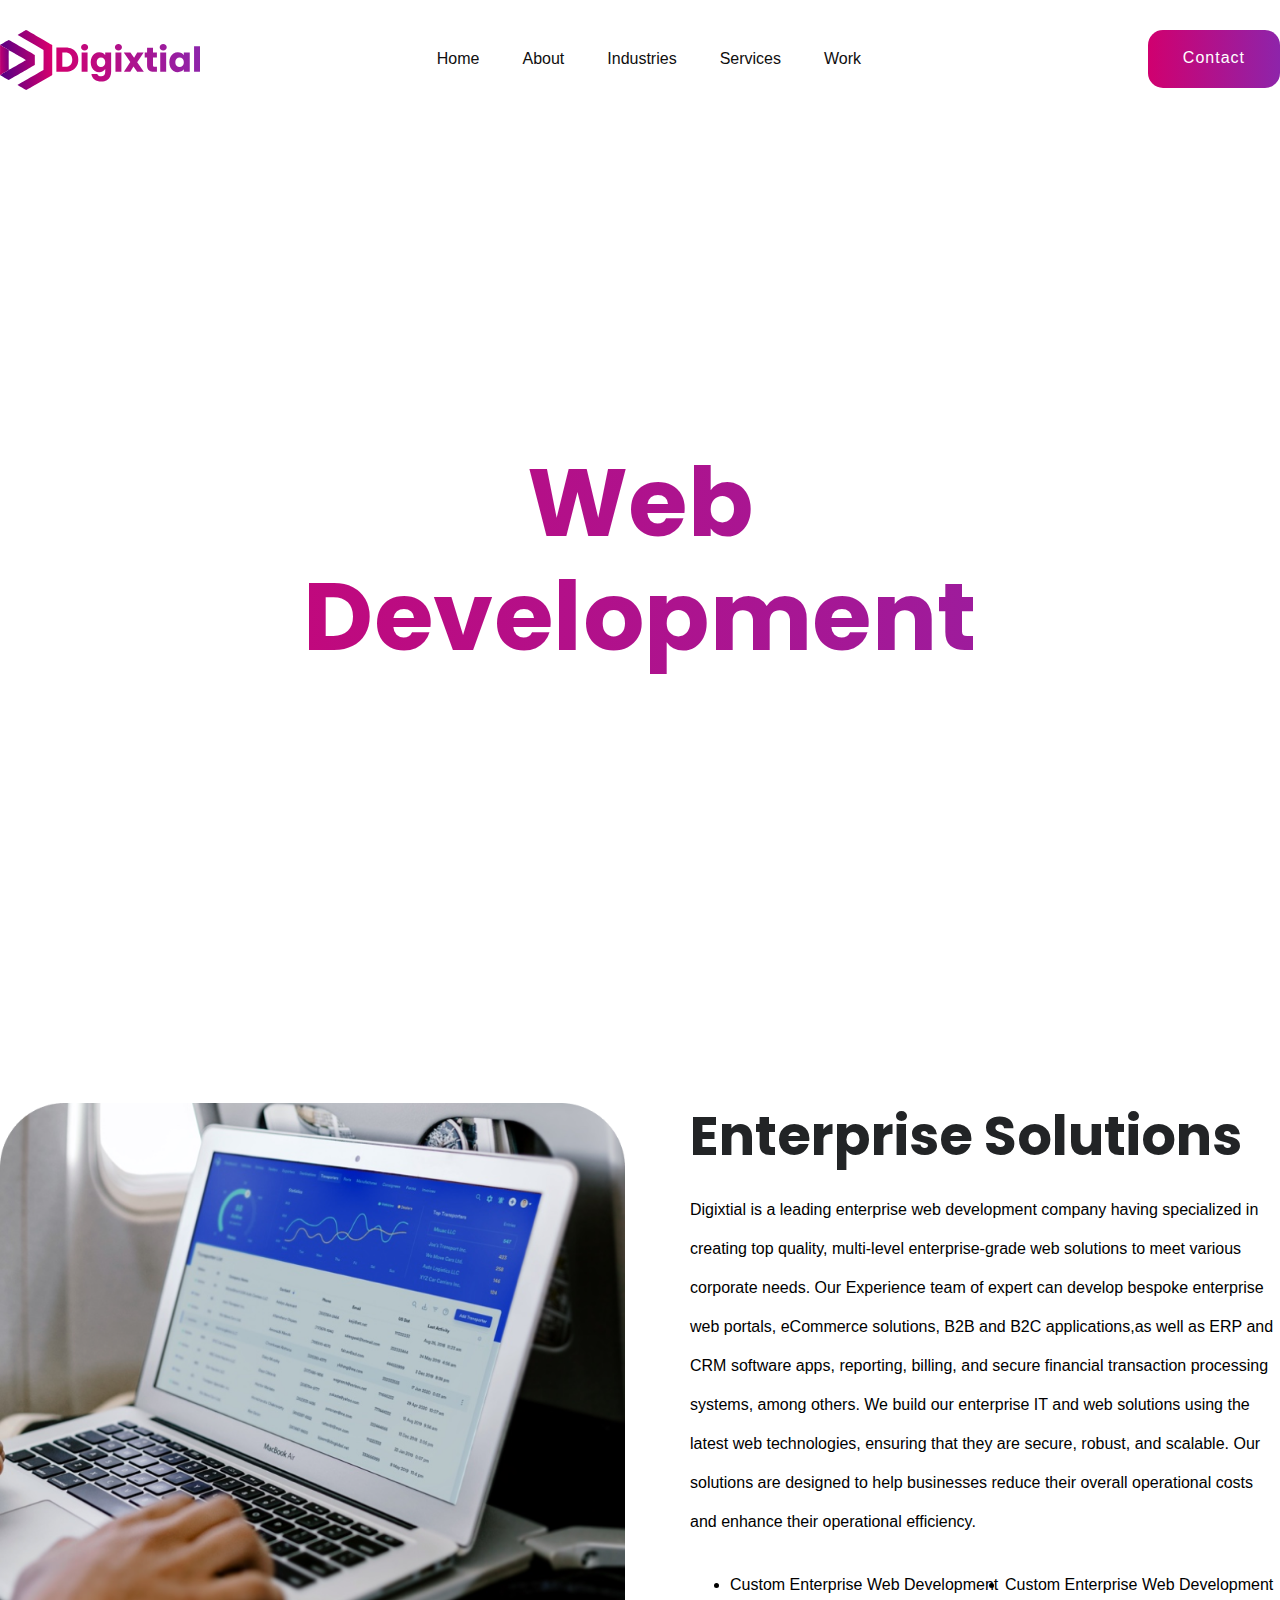
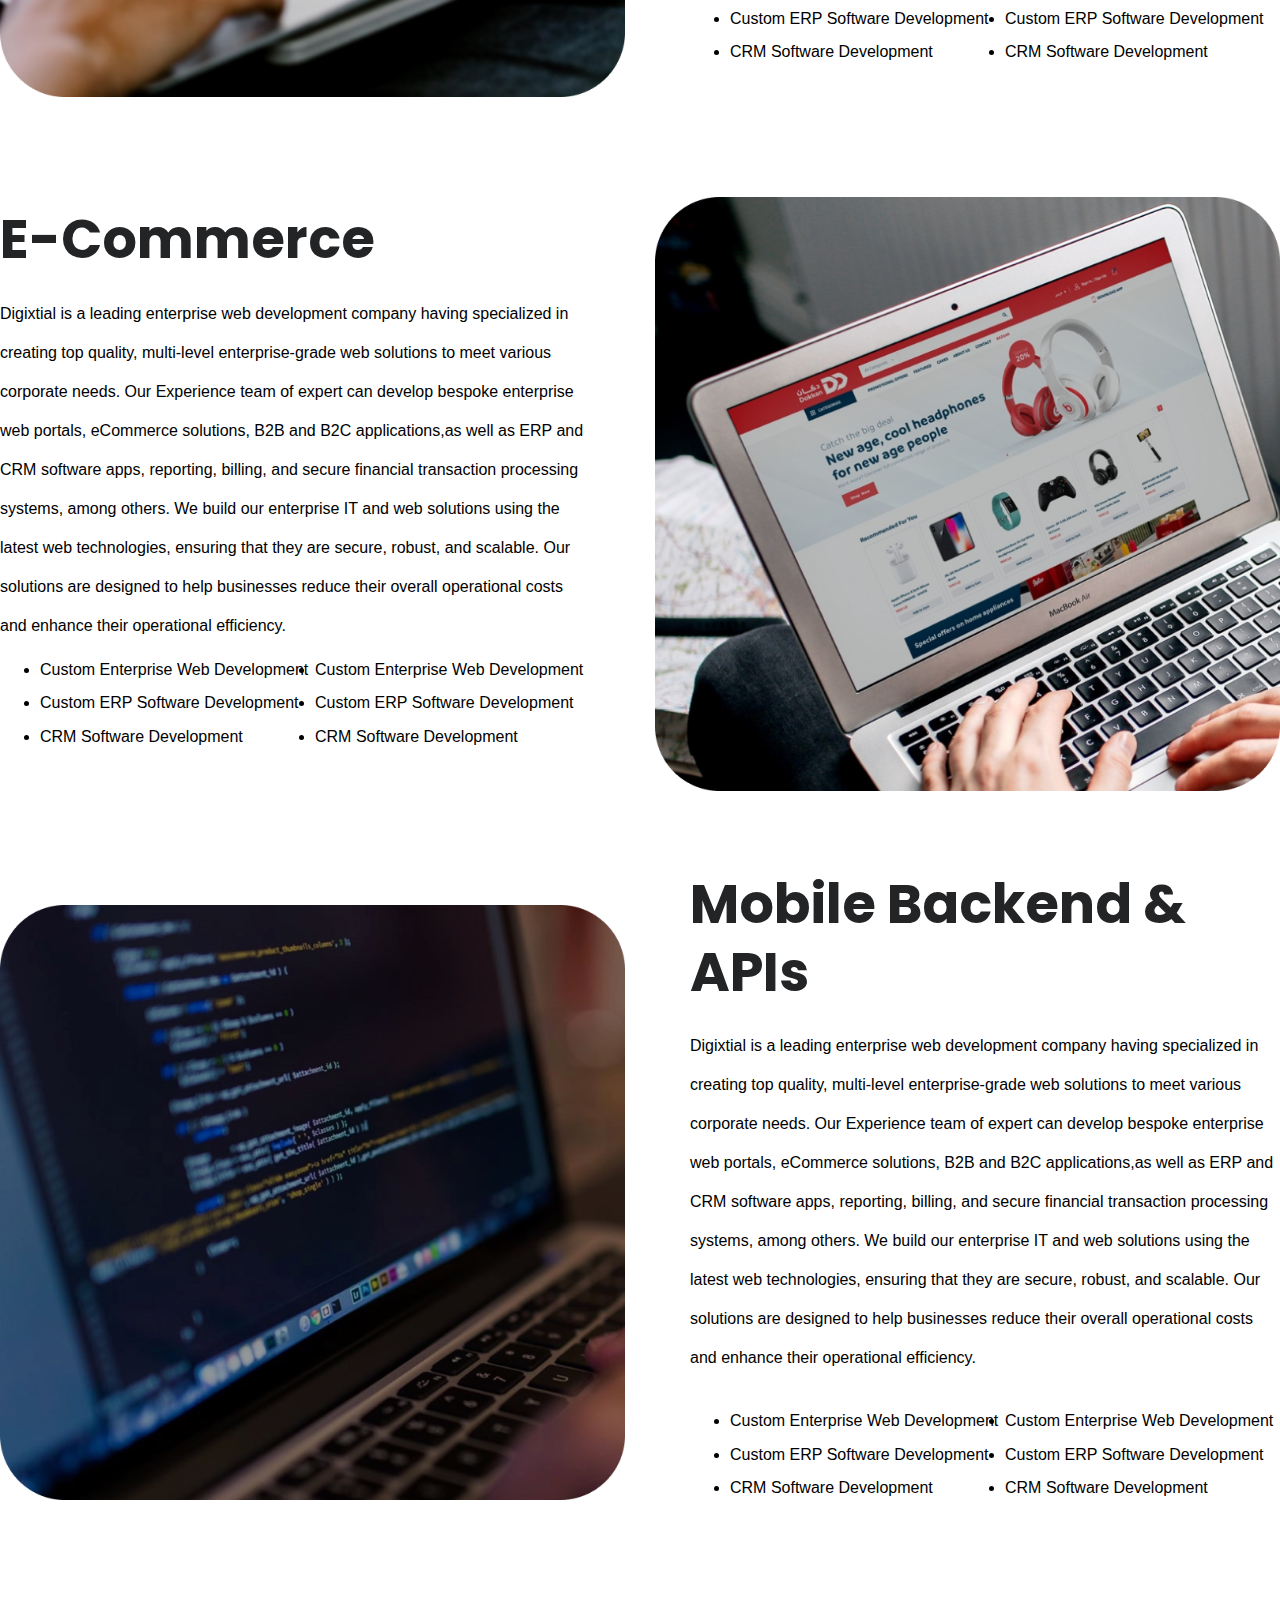
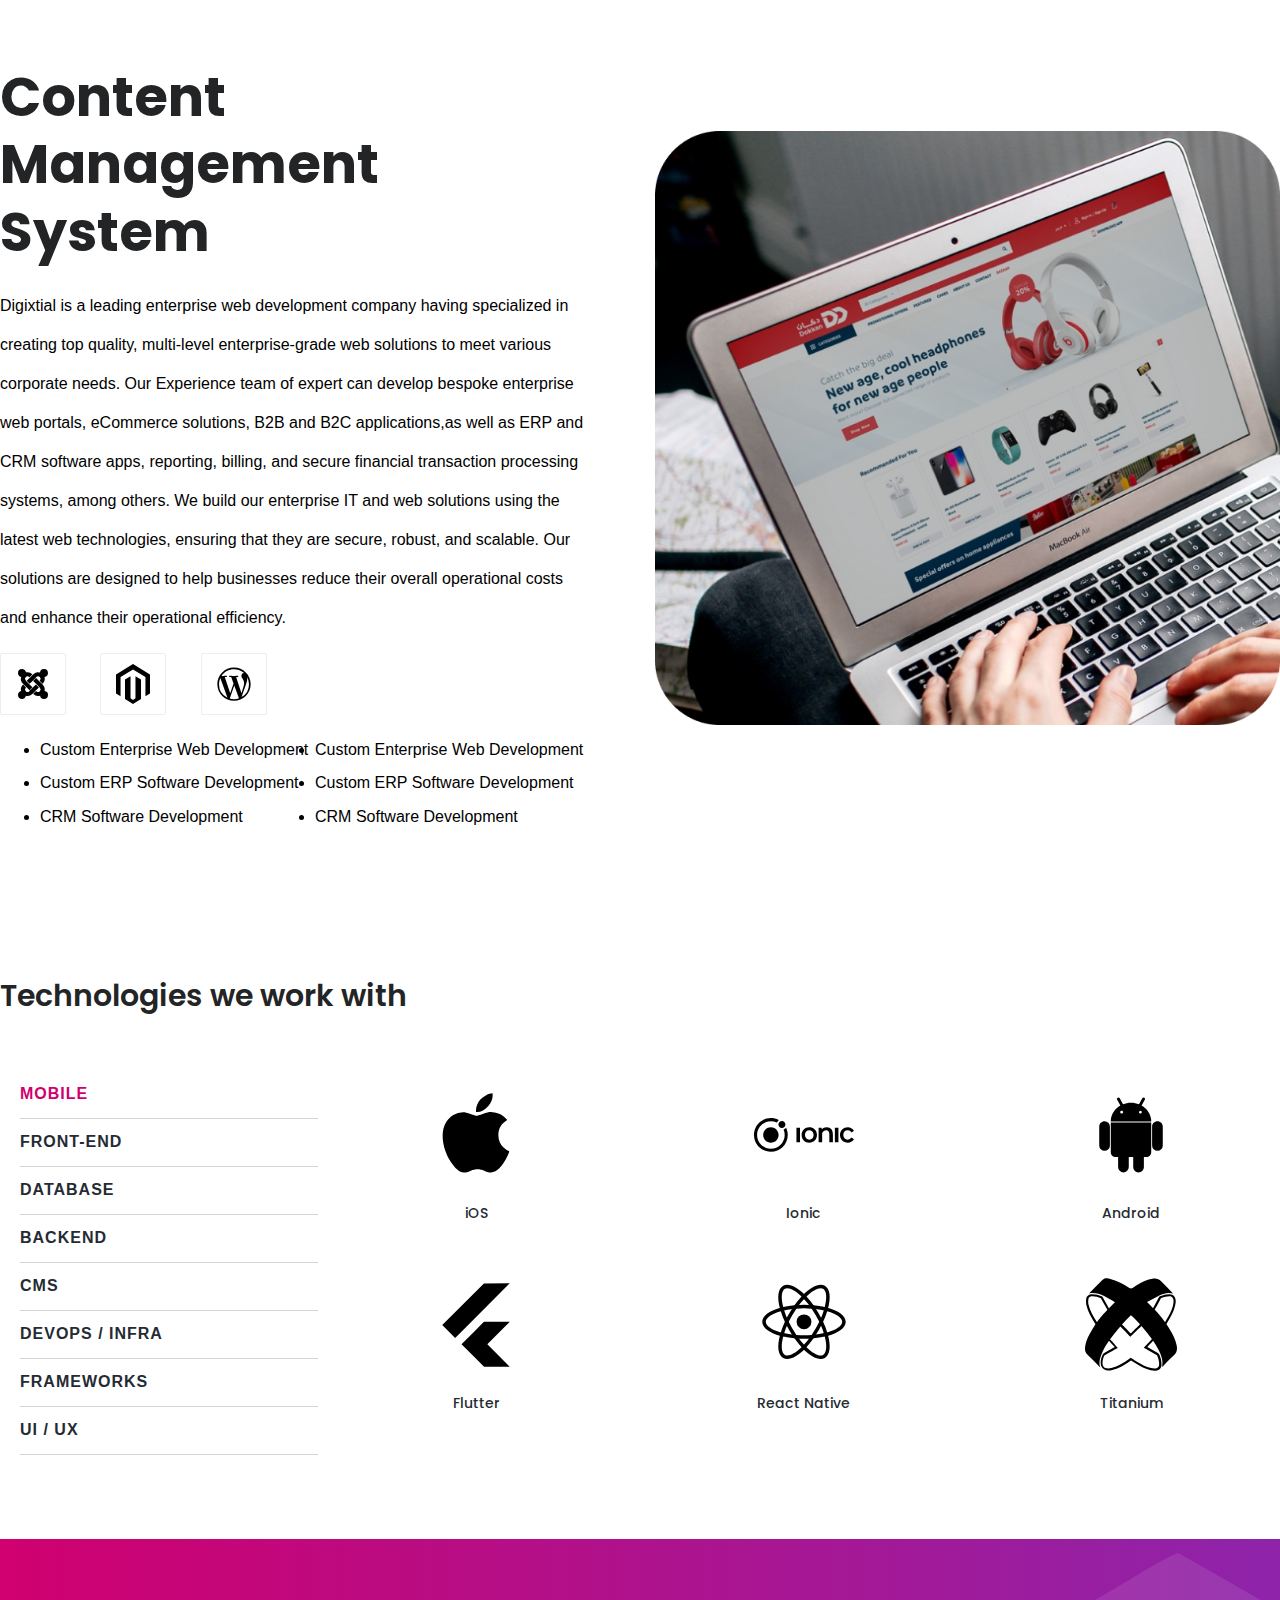
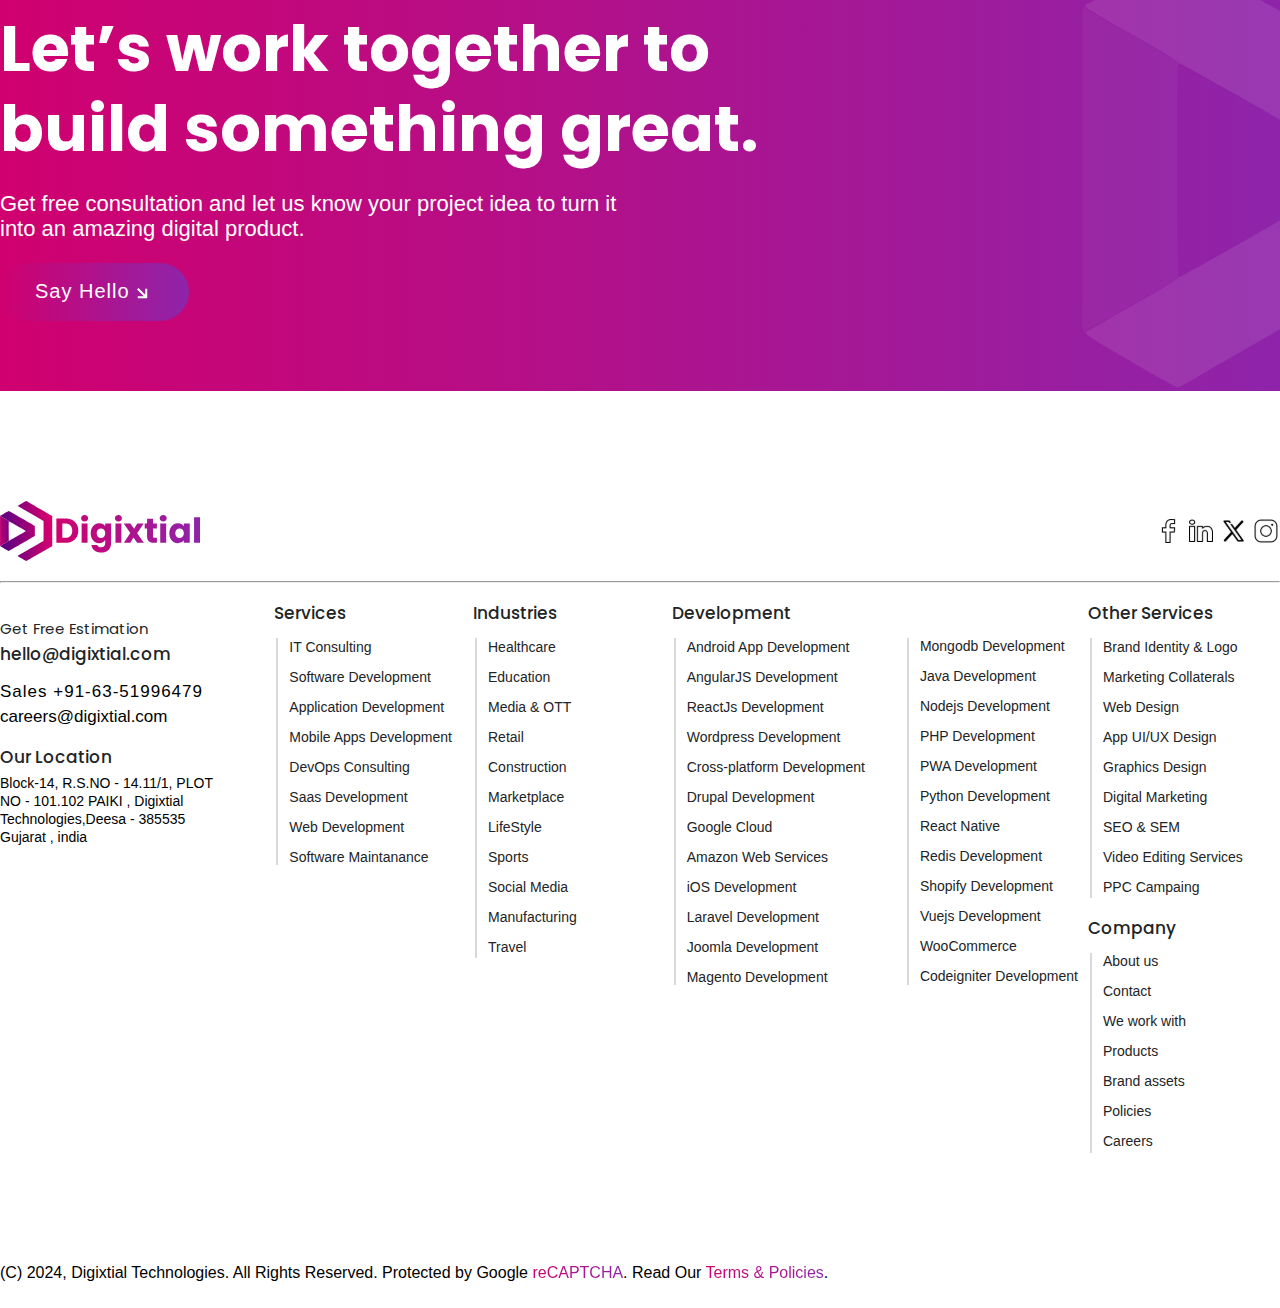
<file: single-service.html>
<!DOCTYPE html>
<html lang="en">

<head>
    <meta charset="UTF-8">
    <meta name="viewport" content="width=device-width, initial-scale=1.0">
    <title>Single Service Page</title>
    <link rel="stylesheet" href="css/normalize.css">
    <link rel="stylesheet" href="css/style.css">
    <link rel="preconnect" href="https://fonts.googleapis.com">
    <link rel="preconnect" href="https://fonts.gstatic.com" crossorigin>
    <link
        href="https://fonts.googleapis.com/css2?family=Poppins:ital,wght@0,100;0,200;0,300;0,400;0,500;0,600;0,700;0,800;0,900;1,100;1,200;1,300;1,400;1,500;1,600;1,700;1,800;1,900&display=swap"
        rel="stylesheet">
    <link rel="preconnect" href="https://fonts.googleapis.com">
    <link rel="preconnect" href="https://fonts.gstatic.com" crossorigin>
    <link href="https://fonts.googleapis.com/css2?family=Jost:ital,wght@0,100..900;1,100..900&display=swap"
        rel="stylesheet">
</head>

<body>
    <div id="wrapper">
        <header class="site-header">
            <div class="wrap">
                <div class="navbar__content">
                    <div class="site__logo">
                        <a href="index.html"><img src="images/digixtial.svg" alt=""></a>
                    </div>
                    <div class="navbar__manu">
                        <ul>
                            <li><a href="index.html">Home</a></li>
                            <li><a href="about.html">About</a></li>
                            <li><a href="industries.html">Industries</a></li>
                            <li><a href="services.html">Services</i></a></li>
                            <li><a href="work-with.html">Work</a></li>
                        </ul>
                    </div>
                    <div class="btn__last">
                        <a class="bd_btn_link header_btn" href="contact.html">
                            <span class="bd_button_content_wrapper">

                                <span class="pd-animation-flip">
                                    <span class="bd_btn_anim_wrapp">
                                        <span class="bd_button_text">Contact </span>
                                        <span class="bd_button_text">Contact </span>
                                    </span>
                                </span>
                            </span>
                        </a>
                    </div>

                </div>
            </div>
        </header>


        <section class="section section_about_hero vertical-center section--contact">
            <div class="wrap ">
                <div class="about_hero__contant text-center work__with brand__heading">
                    <h2>Web
                        <br>
                        Development
                    </h2>
                </div>
            </div>
        </section>

        <section class="section section--development">
            <div class="wrap">
                <div class="row align-center">
                    <div class="col-6">
                        <div class="dev__block">
                            <img src="services/enterprise.png" alt="">
                        </div>
                    </div>
                    <div class="col-6">
                        <div class="box__development">
                            <div class="development__content">
                                <h2>Enterprise Solutions</h2>
                                <p class="mb-35">Digixtial is a leading enterprise web development company having specialized in creating
                                    top quality, multi-level enterprise-grade web solutions to meet various corporate needs.
                                    Our Experience team of expert can develop bespoke enterprise web portals, eCommerce
                                    solutions, B2B and B2C applications,as well as ERP and CRM software apps, reporting,
                                    billing, and secure financial transaction processing systems, among others. We build our
                                    enterprise IT and web solutions using the latest web technologies, ensuring that they
                                    are secure, robust, and scalable. Our solutions are designed to help businesses reduce
                                    their overall operational costs and enhance their operational efficiency.</p>
                            </div>
                            <div class="enterprise__list-item">
                                <ul class="enterprise__list">
                                    <li>Custom Enterprise Web Development</li>
                                    <li>Custom Enterprise Web Development</li>
                                    <li>Custom ERP Software Development</li>
                                    <li>Custom ERP Software Development</li>
                                    <li>CRM Software Development</li>
                                    <li>CRM Software Development</li>
                                </ul>
                            </div>    
                           
                        </div>
                    </div>      
                </div>
                <div class="row align-center mt-50">
                    <div class="col-6">
                        <div class="box__development pr-35 pl-0">
                            <div class="development__content">
                                <h2>E-Commerce</h2>
                                <p>Digixtial is a leading enterprise web development company having specialized in creating
                                    top quality, multi-level enterprise-grade web solutions to meet various corporate needs.
                                    Our Experience team of expert can develop bespoke enterprise web portals, eCommerce
                                    solutions, B2B and B2C applications,as well as ERP and CRM software apps, reporting,
                                    billing, and secure financial transaction processing systems, among others. We build our
                                    enterprise IT and web solutions using the latest web technologies, ensuring that they
                                    are secure, robust, and scalable. Our solutions are designed to help businesses reduce
                                    their overall operational costs and enhance their operational efficiency.</p>
                            </div>
                            <div class="enterprise__list-item">
                                <ul class="enterprise__list">
                                    <li>Custom Enterprise Web Development</li>
                                    <li>Custom Enterprise Web Development</li>
                                    <li>Custom ERP Software Development</li>
                                    <li>Custom ERP Software Development</li>
                                    <li>CRM Software Development</li>
                                    <li>CRM Software Development</li>
                                </ul>
                            </div>    
                     
        
                        </div>
                    </div>
                    <div class="col-6">
                        <div class="dev__block">
                            <img src="services/e-commerce.png" alt="">
                        </div>
                    </div>
                   
                </div>
                <div class="row align-center mt-50">
                    <div class="col-6">
                        <div class="dev__block">
                            <img src="services/mobile-backend.png" alt="">
                        </div>
                    </div>
                    <div class="col-6">
                        <div class="box__development">
                            <div class="development__content">
                                <h2>Mobile Backend & APIs</h2>
                                <p class="mb-35">Digixtial is a leading enterprise web development company having specialized in creating
                                    top quality, multi-level enterprise-grade web solutions to meet various corporate needs.
                                    Our Experience team of expert can develop bespoke enterprise web portals, eCommerce
                                    solutions, B2B and B2C applications,as well as ERP and CRM software apps, reporting,
                                    billing, and secure financial transaction processing systems, among others. We build our
                                    enterprise IT and web solutions using the latest web technologies, ensuring that they
                                    are secure, robust, and scalable. Our solutions are designed to help businesses reduce
                                    their overall operational costs and enhance their operational efficiency.</p>
                            </div>
                            <div class="enterprise__list-item">
                                <ul class="enterprise__list">
                                    <li>Custom Enterprise Web Development</li>
                                    <li>Custom Enterprise Web Development</li>
                                    <li>Custom ERP Software Development</li>
                                    <li>Custom ERP Software Development</li>
                                    <li>CRM Software Development</li>
                                    <li>CRM Software Development</li>
                                </ul>
                            </div>    
                           
                        </div>
                    </div>      
                </div>
                <div class="row align-center mt-50">
                    <div class="col-6">
                        <div class="box__development pr-35 pl-0 pt-70">
                            <div class="development__content">
                                <h2>Content Management System</h2>
                                <p>Digixtial is a leading enterprise web development company having specialized in creating
                                    top quality, multi-level enterprise-grade web solutions to meet various corporate needs.
                                    Our Experience team of expert can develop bespoke enterprise web portals, eCommerce
                                    solutions, B2B and B2C applications,as well as ERP and CRM software apps, reporting,
                                    billing, and secure financial transaction processing systems, among others. We build our
                                    enterprise IT and web solutions using the latest web technologies, ensuring that they
                                    are secure, robust, and scalable. Our solutions are designed to help businesses reduce
                                    their overall operational costs and enhance their operational efficiency.</p>
                            </div>
                            <div class="services__icon development__icon mt-0">
                                <a href="#"><img src="services/image12.svg" alt=""></a>
                                <a href="#"> <img src="services/magento.svg" alt=""></a>
                                <a href="#"><img src="services/image25.svg" alt=""></a>
                            </div>
                            <div class="enterprise__list-item">
                                <ul class="enterprise__list">
                                    <li>Custom Enterprise Web Development</li>
                                    <li>Custom Enterprise Web Development</li>
                                    <li>Custom ERP Software Development</li>
                                    <li>Custom ERP Software Development</li>
                                    <li>CRM Software Development</li>
                                    <li>CRM Software Development</li>
                                </ul>
                            </div>    
                     
        
                        </div>
                    </div>
                    <div class="col-6">
                        <div class="dev__block">
                            <img src="services/e-commerce.png" alt="">
                        </div>
                    </div>
                   
                </div>
            </div>
        </section>



        <section class="section section--technologies">
            <div class="wrap">
                <div class="tech__contant">
                    <h3><Span>Technologies</Span> we work with</h3>
                </div>
                <div class="row">

                    <div class="col-3">
                        <div class="tab__btn">
                            <div class="tabs__button ">
                                <a href="#mobile" class="activetab">Mobile</a>
                            </div>
                            <div class="tabs__button">
                                <a href="#front-end">Front-End</a>
                            </div>
                            <div class="tabs__button">
                                <a href="#database">Database</a>
                            </div>
                            <div class="tabs__button">
                                <a href="#backend">Backend</a>
                            </div>
                            <div class="tabs__button">
                                <a href="#cms">CMS</a>
                            </div>
                            <div class="tabs__button">
                                <a href="#devops">Devops / Infra</a>
                            </div>
                            <div class="tabs__button">
                                <a href="#frameworks">Frameworks</a>
                            </div>
                            <div class="tabs__button">
                                <a href="#ui">UI / UX</a>
                            </div>
                        </div>
                    </div>
                    <div class="col-9">
                        <div id="mobile" class="tech__head" style="display: block;">
                            <div class="row">
                                <div class="col-4 text-center">
                                    <div class="tach__block">
                                        <img src="work_images/IOS.svg" alt="">
                                        <h3>iOS</h3>
                                    </div>

                                </div>
                                <div class="col-4 text-center">
                                    <div class="tach__block">
                                        <img src="work_images/ionic.svg" alt="">
                                        <h3>Ionic</h3>
                                    </div>

                                </div>
                                <div class="col-4 text-center">
                                    <div class="tach__block">
                                        <img src="work_images/android.svg" alt="">
                                        <h3>Android</h3>
                                    </div>

                                </div>
                                <div class="col-4 text-center">
                                    <div class="tach__block">
                                        <img src="work_images/flutter.svg" alt="">
                                        <h3>Flutter</h3>
                                    </div>

                                </div>
                                <div class="col-4 text-center">
                                    <div class="tach__block">
                                        <img src="work_images/react-native.svg" alt="">
                                        <h3>React Native</h3>
                                    </div>

                                </div>
                                <div class="col-4 text-center">
                                    <div class="tach__block">
                                        <img src="work_images/titanium.svg" alt="">
                                        <h3>Titanium</h3>
                                    </div>

                                </div>
                            </div>
                        </div>
                        <div id="front-end" class="tech__head">
                            <div class="row">
                                <div class="col-4 text-center">
                                    <div class="tach__block">
                                        <img src="work_images/react.svg" alt="">
                                        <h3>React Js</h3>
                                    </div>
                                </div>
                                <div class="col-4 text-center">
                                    <div class="tach__block">
                                        <img src="work_images/typescript.svg" alt="">
                                        <h3>Typescript</h3>
                                    </div>
                                </div>
                                <div class="col-4 text-center">
                                    <div class="tach__block">
                                        <img src="work_images/angular.svg" alt="">
                                        <h3>Angular Js</h3>
                                    </div>
                                </div>
                                <div class="col-4 text-center">
                                    <div class="tach__block">
                                        <img src="work_images/Vuejs.svg" alt="">
                                        <h3>Vue JS</h3>
                                    </div>
                                </div>
                                <div class="col-4 text-center">
                                    <div class="tach__block">
                                        <img src="work_images/Nextjs.svg" alt="">
                                        <h3>Next JS</h3>
                                    </div>
                                </div>
                                <div class="col-4 text-center">
                                    <div class="tach__block">
                                        <img src="work_images/javascript.svg" alt="">
                                        <h3>Javascript</h3>
                                    </div>
                                </div>
                                <div class="col-4 text-center">
                                    <div class="tach__block">
                                        <img src="work_images/html5.svg" alt="">
                                        <h3>HTML5</h3>
                                    </div>
                                </div>
                                <div class="col-4 text-center">
                                    <div class="tach__block logo-img">
                                        <img src="work_images/gatsby.svg" alt="">
                                        <h3>Gatsby</h3>
                                    </div>
                                </div>
                                <div class="col-4 text-center">
                                    <div class="tach__block">
                                        <img src="work_images/bootstrap.svg" alt="">
                                        <h3>Bootstrap</h3>
                                    </div>
                                </div>
                                <div class="col-4 text-center">
                                    <div class="tach__block">
                                        <img src="work_images/tailwind-css.svg" alt="">
                                        <h3>Tailwindcss</h3>
                                    </div>
                                </div>
                            </div>
                        </div>
                        <div id="database" class="tech__head">
                            <div class="row">
                                <div class="col-4 text-center">
                                    <div class="tach__block">
                                        <img src="work_images/mongodb.svg" alt="">
                                        <h3>MongoDB</h3>
                                    </div>
                                </div>
                                <div class="col-4 text-center">
                                    <div class="tach__block logo-img">
                                        <img src="work_images/mysql.svg" alt="">
                                        <h3>Mysql</h3>
                                    </div>
                                </div>
                                <div class="col-4 text-center">
                                    <div class="tach__block logo-img">
                                        <img src="work_images/sqlite.svg" alt="">
                                        <h3>Sqlite</h3>
                                    </div>
                                </div>
                                <div class="col-4 text-center">
                                    <div class="tach__block">
                                        <img src="work_images/firebase.svg" alt="">
                                        <h3>Firebase</h3>
                                    </div>
                                </div>
                                <div class="col-4 text-center">
                                    <div class="tach__block">
                                        <img src="work_images/postgresql.svg" alt="">
                                        <h3>PostgreSql</h3>
                                    </div>
                                </div>
                                <div class="col-4 text-center">
                                    <div class="tach__block">
                                        <img src="work_images/redis.svg" alt="">
                                        <h3>Redis</h3>
                                    </div>
                                </div>
                            </div>
                        </div>
                        <div id="backend" class="tech__head">
                            <div class="row">
                                <div class="col-4 text-center">
                                    <div class="tach__block">
                                        <img src="work_images/php.svg" alt="">
                                        <h3>PHP</h3>
                                    </div>
                                </div>
                                <div class="col-4 text-center">
                                    <div class="tach__block">
                                        <img src="work_images/nodejs.svg" alt="">
                                        <h3>NODE.JS</h3>
                                    </div>
                                </div>
                                <div class="col-4 text-center">
                                    <div class="tach__block">
                                        <img src="work_images/python.svg" alt="">
                                        <h3>Python</h3>
                                    </div>
                                </div>
                            </div>
                        </div>
                        <div id="cms" class="tech__head">
                            <div class="row">
                                <div class="col-4 text-center">
                                    <div class="tach__block logo-img">
                                        <img src="work_images/Strapi.monogram.logo.svg" alt="">
                                        <h3>Strapi</h3>
                                    </div>
                                </div>
                                <div class="col-4 text-center">
                                    <div class="tach__block logo-img">
                                        <img src="work_images/appwrite.svg" alt="">
                                        <h3>Appwrite</h3>
                                    </div>
                                </div>
                                <div class="col-4 text-center">
                                    <div class="tach__block">
                                        <img src="work_images/wordpress.svg" alt="">
                                        <h3>Wordpress</h3>
                                    </div>
                                </div>
                                <div class="col-4 text-center">
                                    <div class="tach__block">
                                        <img src="work_images/shopify.svg" alt="">
                                        <h3>Shopify</h3>
                                    </div>
                                </div>
                                <div class="col-4 text-center">
                                    <div class="tach__block">
                                        <img src="work_images/joomla.svg" alt="">
                                        <h3>Joomla</h3>
                                    </div>
                                </div>
                                <div class="col-4 text-center">
                                    <div class="tach__block logo-img">
                                        <img src="work_images/contentful.svg" alt="">
                                        <h3>Contentful</h3>
                                    </div>
                                </div>
                                <div class="col-4 text-center">
                                    <div class="tach__block">
                                        <img src="work_images/sanity-monogram--black-on-white.svg" alt="">
                                        <h3>sanity</h3>
                                    </div>
                                </div>
                            </div>
                        </div>
                        <div id="devops" class="tech__head">
                            <div class="row">
                                <div class="col-4 text-center">
                                    <div class="tach__block">
                                        <img src="work_images/aws.svg" alt="">
                                        <h3>AWS</h3>
                                    </div>
                                </div>
                                <div class="col-4 text-center">
                                    <div class="tach__block">
                                        <img src="work_images/google-cloud.svg" alt="">
                                        <h3>Google Cloud</h3>
                                    </div>
                                </div>
                                <div class="col-4 text-center">
                                    <div class="tach__block">
                                        <img src="work_images/azure.svg" alt="">
                                        <h3>Azure</h3>
                                    </div>
                                </div>
                            </div>

                        </div>
                        <div id="frameworks" class="tech__head">
                            <div class="row">
                                <div class="col-4 text-center">
                                    <div class="tach__block logo-img">
                                        <img src="work_images/laravel.svg" alt="">
                                        <h3>Laravel</h3>
                                    </div>
                                </div>
                                <div class="col-4 text-center">
                                    <div class="tach__block">
                                        <img src="work_images/django.svg" alt="">
                                        <h3>Django</h3>
                                    </div>
                                </div>
                                <div class="col-4 text-center">
                                    <div class="tach__block">
                                        <img src="work_images/Nextjs.svg" alt="">
                                        <h3>Nextjs</h3>
                                    </div>
                                </div>
                            </div>
                        </div>
                        <div id="ui" class="tech__head">
                            <div class="row">
                                <div class="col-4 text-center">
                                    <div class="tach__block">
                                        <img src="work_images/figma.svg" alt="">
                                        <h3>FIgma</h3>
                                    </div>
                                </div>
                                <div class="col-4 text-center">
                                    <div class="tach__block logo-img">
                                        <img src="work_images/adobe-xd-icon.svg" alt="">
                                        <h3>Adobe XD</h3>
                                    </div>
                                </div>
                            </div>
                        </div>
                    </div>

                </div>
            </div>
        </section>

        <section class="section section--cta">
            <div class="wrap">
                <div class="cta__content">
                    <h2>Let’s work together to <br>build something great.</h2>
                    <p>Get free consultation and let us know your project idea to turn it <br> into an amazing digital
                        product.
                    </p>
                    <a class="btn btn--cta bd_btn_link" style="background-color: black;" href="#">
                        <span class="bd_button_content_wrapper">
                            <span class="bd_button_icon">
                                <span> <img src="images/arrow.svg" alt=""></span>
                            </span>
                            <span class="pd-animation-flip">
                                <span class="bd_btn_anim_wrapp">
                                    <span class="bd_button_text">Say Hello</span>
                                    <span class="bd_button_text">Say Hello</span>
                                </span>
                            </span>
                        </span>
                    </a>
                </div>
            </div>
        </section>
    </div>



    <footer class="site-footer pb-mt">
        <div class="wrap">
            <div class="footer__logo">
                <div class="site__logo">
                    <img src="images/digixtial.svg" alt="">
                </div>
                <div class="social__icon">
                    <a href="#"><img src="footer_icon/Facebook F.svg" alt=""></a>
                    <a href="#"><img src="footer_icon/LinkedIn 2.svg" alt=""></a>
                    <a href="#"><img src="footer_icon/TwitterX.svg" alt=""></a>
                    <a href="#"><img src="footer_icon/Instagram.svg" alt=""></a>
                </div>
            </div>
            <hr>

            <div class="footer__contant">
                <div class="Company__info">
                    <h3>Get Free Estimation</h3>
                    <h5>hello@digixtial.com</h5>
                    <div class="contact__number">
                        <p class="contact_number">Sales +91-63-51996479</p>
                        <p class="email_id"><a href="#">careers@digixtial.com</a></p>
                    </div>
                    <div class="address__info">
                        <h4>Our Location</h4>
                        <p>Block-14, R.S.NO - 14.11/1, PLOT NO - 101.102 PAIKI , Digixtial Technologies,Deesa - 385535
                            Gujarat , india</p>
                    </div>
                </div>
                <div class="services__contant">
                    <h3>Services</h3>
                    <ul>
                        <li><a href="#">IT Consulting</a></li>
                        <li><a href="#">Software Development</a></li>
                        <li><a href="#">Application Development</a></li>
                        <li><a href="#">Mobile Apps Development</a></li>
                        <li><a href="#">DevOps Consulting</a></li>
                        <li><a href="#">Saas Development</a></li>
                        <li><a href="#">Web Development</a></li>
                        <li><a href="#">Software Maintanance</a></li>
                    </ul>
                </div>
                <div class="industries__content">
                    <h3>Industries</h3>
                    <ul>
                        <li><a href="#">Healthcare</a></li>
                        <li><a href="#">Education </a></li>
                        <li><a href="#">Media & OTT</a></li>
                        <li><a href="#">Retail</a></li>
                        <li><a href="#">Construction</a></li>
                        <li><a href="#">Marketplace</a></li>
                        <li><a href="#">LifeStyle</a></li>
                        <li><a href="#">Sports</a></li>
                        <li><a href="#">Social Media</a></li>
                        <li><a href="#">Manufacturing</a></li>
                        <li><a href="#">Travel </a></li>
                    </ul>
                </div>
                <div class="main__development">
                    <div class="development__page">
                        <h3>Development</h3>
                        <ul>
                            <li><a href="#">Android App Development</a></li>
                            <li><a href="#">AngularJS Development</a></li>
                            <li><a href="#">ReactJs Development </a></li>
                            <li><a href="#">Wordpress Development</a></li>
                            <li><a href="#">Cross-platform Development</a></li>
                            <li><a href="#">Drupal Development</a></li>
                            <li><a href="#">Google Cloud </a></li>
                            <li><a href="#">Amazon Web Services</a></li>
                            <li><a href="#">iOS Development</a></li>
                            <li><a href="#">Laravel Development</a></li>
                            <li><a href="#">Joomla Development</a></li>
                            <li><a href="#">Magento Development </a></li>
                        </ul>
                    </div>
                    <div class="development__page2">
                        <ul>
                            <li><a href="#">Mongodb Development </a></li>
                            <li><a href="#">Java Development</a></li>
                            <li><a href="#">Nodejs Development</a></li>
                            <li><a href="#">PHP Development</a></li>
                            <li><a href="#">PWA Development</a></li>
                            <li><a href="#">Python Development</a></li>
                            <li><a href="#">React Native</a></li>
                            <li><a href="#">Redis Development</a></li>
                            <li><a href="#">Shopify Development</a></li>
                            <li><a href="#">Vuejs Development</a></li>
                            <li><a href="#">WooCommerce</a></li>
                            <li><a href="#">Codeigniter Development</a></li>
                        </ul>
                    </div>
                </div>
                <div class="other-services__contant">
                    <div class="other__services">
                        <h3>Other Services</h3>
                        <ul>
                            <li><a href="#">Brand Identity & Logo</a></li>
                            <li><a href="#">Marketing Collaterals</a></li>
                            <li><a href="#">Web Design </a></li>
                            <li><a href="#">App UI/UX Design</a></li>
                            <li><a href="#">Graphics Design</a></li>
                            <li><a href="#">Digital Marketing </a></li>
                            <li><a href="#">SEO & SEM</a></li>
                            <li><a href="#">Video Editing Services</a></li>
                            <li><a href="#">PPC Campaing</a></li>
                        </ul>
                    </div>
                    <div class="company">
                        <h3>Company</h3>
                        <ul>
                            <li><a href="about.html">About us</a></li>
                            <li><a href="contact.html">Contact</a></li>
                            <li><a href="work-with.html">We work with</a></li>
                            <li><a href="#">Products</a></li>
                            <li><a href="brand.html">Brand assets</a></li>
                            <li><a href="#">Policies</a></li>
                            <li><a href="careers.html">Careers</a></li>
                        </ul>
                    </div>
                </div>
            </div>
            <div class="copyright">
                <p>(C) 2024, Digixtial Technologies. All Rights Reserved. Protected by Google <a href="#">reCAPTCHA</a>.
                    Read Our <a href="#">Terms & Policies</a>.</p>
            </div>
        </div>
    </footer>


    <script src="js/swiper-bundle.min.js"></script>
    <script src="js/jquery-1.11.0.min.js"></script>
    <script src="js/script.js"></script>
</body>

</html>
</file>
<file: css/style.css>
/*!
 * 	Theme Variables
 * ----------------------------------------------- */

:root {
    --body-font-family: "Poppins", sans-serif;
    --body-font-size: 16px;
    --body-font-weight: 400;
    --body-font-color: #505d68;
    --body-line-height: 1.45;
    --heading-font-family: "Poppins", sans-serif;
    --heading-font-color: #222426;
    --heading-font-weight: 700;
    --link-font-color: #222426;
    --link-hover-font-color: #ffb424;
    --button-font-size: 14px;
    --button-font-weeight: 600;
    --white-color: #fff;
    /* Digixtial */
    --btn-color: #000000;
    --brand-color-1: #8E24AA;
    --brand-color-2: #D0006F;
    --brand-bg-color: #F3F2FB;
    --brand-gradient: linear-gradient(to right, #D0006F, #8E24AA);
    --mesh-gradient: linear-gradient(to right, #FF7BCA, #FFC56F)
}

/* @font-face{
    font-family:digixtial_font;
    src:url(/fonts/AlBayan.ttf)
    
} */

.bg--color {
    background-color: var(--brand-bg-color);
}

/*!
 *	Common
 * ----------------------------------------------- */

*,
*::before,
*::after {
    box-sizing: border-box;
}

html {
    font-family: sans-serif;
    line-height: 1.15;
    -webkit-text-size-adjust: 100%;
    -webkit-tap-highlight-color: rgba(0, 0, 0, 0);
}

.dot {
    height: 500px;
    width: 500px;
    background-image: var(--mesh-gradient);
    border-radius: 50%;
    display: inline-block;
    filter: blur(80px);
}

img {
    max-width: 100%
}

a {
    color: var(--link-font-color);
    text-decoration: none;
    -webkit-transition: all .5s;
    transition: all .5s;
}

a:hover {
    color: var(--white-color);
}


img {
    vertical-align: middle;
    border-style: none;
}

svg {
    overflow: hidden;
    vertical-align: middle;
}

table {
    border-collapse: collapse;
}


#wrapper {
    overflow: hidden;
    position: relative;
}

h1,
h2,
h3,
h4,
h5,
h6,
.h1,
.h2,
.h3,
.h4,
.h5,
.h6 {
    font-family: var(--heading-font-family);
    color: var(--heading-font-color);
    font-weight: var(--heading-font-weight);
    margin-top: 0;
    margin-bottom: 16px;
    line-height: 1.25;
}


.section {
    padding-top: 70px;
    padding-bottom: 70px;
}


/*!
 *	Spacing
 * ----------------------------------------------- */

.ml-auto,
.mx-auto {
    margin-left: auto !important;
}

.mr-auto,
.mx-auto {
    margin-right: auto !important;
}
.pt-mt{
    padding-top: 50px !important;
    margin-top: 0 !important;
}

.mt-0 {
    margin-top: 0 !important;
}

.mt-15 {
    margin-top: 15px;
}

.mt-30 {
    margin-top: 30px !important;
}

.mt-35 {
    margin-top: 35px !important;
}
.mb-35{
    margin-bottom: 35px !important;
}

.mt-40 {
    margin-top: 40px;
}

.mt-48 {
    margin-top: 48px !important;
}

.mt-45 {
    margin-top: 45px !important;
}
.mt-50{
    margin-top: 50px !important;
}
.mt-64 {
    margin-top: 64px !important;
}

.mt-72 {
    margin-top: 72px !important;
}
.pt-70{
    padding-top: 70px !important;
}
.mb-0 {
    margin-bottom: 0 !important;
}

.mb-10 {
    margin-bottom: 10px !important;
}

.ml-100 {
    margin-left: 100px;
}
.pl-0{
    padding-left: 0 !important;
}
.pr-35{
    padding-right: 35px !important;
}
.mt-100 {
    margin-top: 100px;
}

.mb-24 {
    margin-bottom: 24px !important;
}

.mb-30 {
    margin-bottom: 30px !important;
}

.mb-48 {
    margin-bottom: 48px !important;
}

.mb-64 {
    margin-bottom: 64px !important;
}

.mb-100 {
    margin-bottom: 100px !important;
}

.pt-0 {
    padding-top: 0 !important;
}

.text-white {
    color: #fff !important;
}

.text-dark {
    color: #222426 !important;
}

.text-yellow {
    color: #ffb424 !important;
}

.text-center {
    text-align: center !important;
}


/*!
 *	Grid System
 * ----------------------------------------------- */

.wrap,
.wrap-fuild {
    width: 100%;
}

.wrap *,
.wrap-fuild * {
    -webkit-box-sizing: border-box;
    -moz-box-sizing: border-box;
    box-sizing: border-box;
}

.wrap {
    max-width: 1430px;
    margin-left: auto;
    margin-right: auto;
}

.row {
    margin-left: -15px;
    margin-right: -15px;
    display: -webkit-flex;
    display: -moz-flex;
    display: -ms-flex;
    display: -o-flex;
    display: flex;
    flex-wrap: wrap;
}

.clearfix:after {
    content: "";
    display: table;
    clear: both;
}

[class*='col-'] {
    min-height: 1px;
    padding-left: 15px;
    padding-right: 15px;
    padding-top: 15px;
    padding-bottom: 15px;
}

.col-1 {
    max-width: 8.33333333%;
    flex: 0 0 8.33333333%;
}

.col-2 {
    max-width: 16.66666667%;
    flex: 0 0 16.66666667%;
}

.col-3 {
    max-width: 25%;
    flex: 0 0 25%;
}

.col-4 {
    max-width: 33.33333333%;
    flex: 0 0 33.33333333%;
}

.col-5 {
    max-width: 41.66666667%;
    flex: 0 0 41.66666667%;
}

.col-6 {
    max-width: 50%;
    flex: 0 0 50%;
}

.col-7 {
    max-width: 58.33333333%;
    flex: 0 0 58.33333333%;
}

.col-8 {
    max-width: 66.66666667%;
    flex: 0 0 66.66666667%;
}

.col-9 {
    max-width: 75%;
    flex: 0 0 75%;
}

.col-10 {
    max-width: 83.33333333%;
    flex: 0 0 83.33333333%;
}

.col-11 {
    max-width: 91.66666667%;
    flex: 0 0 91.66666667%;
}

.col-12 {
    max-width: 100%;
    flex: 0 0 100%;
}

.no-guttor {
    margin-right: 0;
    margin-left: 0;
}

.no-guttor>[class*='col-'] {
    padding-right: 0;
    padding-left: 0;
}

.flex-reverse {
    -webkit-flex-direction: row-reverse;
    -moz-flex-direction: row-reverse;
    -ms-flex-direction: row-reverse;
    -o-flex-direction: row-reverse;
    flex-direction: row-reverse;
}

.align-center {
    -ms-align-items: center;
    align-items: center;
}

.text-color {
    background-image: var(--brand-gradient);
    -webkit-text-fill-color: transparent;
    background-clip: text;
    -webkit-background-clip: text;
}

/*!
 *	Form Styling
 * ----------------------------------------------- */

.btn {
    height: 50px;
    padding: 0 25px;
    color: #fff;
    background-image: var(--brand-gradient);
    position: relative;
    font-size: 16px;
    font-weight: 400;
    line-height: 1;
    display: inline-flex;
    align-items: center;
    justify-content: center;
    color: #fff;
    border-radius: 50px;
    z-index: 55;
}

.btn:hover {
    box-shadow: none;
    color: white;
}

.btn--input {
    margin-left: 156px;
    background-color: #5355df !important;
    height: 58px !important;
    padding: 0 25px !important;
    color: #fff !important;
    border: none;
    width: 100%;
    transition: .5s;

}
.btn--brand{
    background-color: #F4F3FF;
    border-radius: 20px 0px 20px 0px !important;
    padding: 0 30px !important;
    height: 70px !important;
    margin-top: 50px;

}
.btn--brand .bd_button_text{
    background-image: var(--brand-gradient);
    -webkit-background-clip: text;
    background-clip: text;
    -webkit-text-fill-color: transparent;
    line-height: 36px;
    font-size: 20px;
    font-weight: 700;
}
.hero_btn:hover img {
    transform: rotate(45deg);
    transition: .5s;
}


.btn--input span,
.btn__last span {
    color: var(--brand-gradient);
}


.btn--input:hover {
    box-shadow: 0 20px 40px 0 rgba(83, 85, 223, .4);

}

.btn--input span i {
    padding-left: 13px;
}

.btn--choose {
    margin-left: 0;
    width: 200px;
}

.btn:focus {
    outline: none;
}

.btn--block {
    width: 100%;
    display: block;
}

.btn--yellow {
    background-color: #ffb424;
    color: #222426;
}

.btn__contact {
    width: 100%;
    font-size: 20px !important;
    font-weight: 700 !important;
}

.btn--yellow:hover {
    background-color: #e69f16;
    color: #222426;
}

.form-control {
    -webkit-appearance: none;
    -moz-appearance: none;
    width: 100%;
    border: 1px solid #707070;
    height: 44px;
    padding: 8px 16px;
    background-color: #fff;
    font-family: var(--body-font-family);
    font-size: var(--body-font-size);
    color: var(--body-font-color);
}

.form-control:focus {
    border-color: #1a1a1a;
    outline: none;
}

textarea.form-control {
    height: auto;
}

.form-group {
    margin-bottom: 20px;
    position: relative;
}


/*!
 *	Header
 * ----------------------------------------------- */

.site-header {
    width: 100%;
}

.navbar__content {
    display: flex;
}

.header--wrap {
    display: -webkit-flex;
    display: -moz-flex;
    display: -ms-flex;
    display: -o-flex;
    display: flex;
    -ms-align-items: center;
    align-items: center;
    justify-content: space-between;
}

.navbar__manu {
    display: flex;
    align-items: center;
}

.navbar__content {

    justify-content: space-between;
    align-items: center;
    line-height: 86px;
}

.navbar__manu ul {
    padding: 0;
    display: flex;
    list-style: none;
    margin-right: 50px;
}

.navbar__manu ul li {
    margin-right: 43px;
}

.navbar__manu ul li:last-child {
    margin-right: 0px;
}

.navbar__manu ul li a {
    padding: 30px 0;
    position: relative;
    font-size: 16px;
    font-weight: 500;
    color: #0f0e0e;
    z-index: 1;
}

.navbar__manu ul li a::before {
    content: "";
    -webkit-margin-end: 12px;
    margin-inline-end: 12px;
    display: inline-block;
    transition: all .3s ease-out 0s;
    width: 6px;
    height: 6px;
    top: 50.76px;
    background: #5355df;
    position: absolute;
    top: 50%;
    inset-inline-start: -12px;
    transform: translateY(-50%) rotate(45deg);
    opacity: 0;
}

.navbar__manu ul li a:hover a::before {
    opacity: 1;
}

.navbar__manu ul li a i,
.lang__btn span i {
    font-size: 12px;
    margin-left: 4px;
}

.header__btn {
    display: flex;
    align-items: center;
    justify-content: end;
}

.header__btn ul {
    padding: 0;
    list-style: none;
    display: flex;
    align-items: center;
}

.icon__wrap {
    margin: -5px 8px 0 0;
}

.icon__wrap img {
    color: transparent;
    width: 16px;
    height: 16px;
}

.btn__last {
    text-align: end;
}

.lang__btn span {
    color: #0f0e0e;
}

.lang__btn {
    cursor: pointer;
}

.bd_btn_link {
    position: relative;
    font-size: 16px;
    font-weight: 600;
    /* background-color: var(--brand-color-2); */
    line-height: 1;
    height: 58px;
    display: inline-flex;
    align-items: center;
    justify-content: center;
    padding: 0 35px;
    color: #fff;
    border-radius: 15px;
    z-index: 55;
}

.bd_button_content_wrapper {
    display: flex;
    justify-content: center;
    /* gap: 10px; */
    align-items: center;
    transform: translateY(-1px);
}

.header_btn {
    background-image: var(--brand-gradient);
}

.hero_btn {
    padding: 0;
    font-weight: 400;
    box-shadow: none;
}

.bd_button_icon {
    flex-grow: 0;
    order: 5;
}

.bd_button_icon img {
    color: #fff;
    transform: rotate(45deg);
    position: relative;
    top: 2px;
    transition: opacity .6s, transform .8s;
    transition-timing-function: cubic-bezier(.15, .85, .31, 1);
}



.bd_btn_link .bd_btn_anim_wrapp,
.bd_btn_link .bd_btn_anim_wrapp .bd_button_text {
    letter-spacing: 1px;
    transition: opacity .6s, transform .8s;
    transition-timing-function: cubic-bezier(.15, .85, .31, 1);
}

.bd_btn_link:hover .bd_button_text:first-child {
    opacity: 0;

}

.bd_btn_anim_wrapp .bd_button_text:nth-child(2) {
    display: inline-block;
    position: absolute;
    width: 100%;
    top: 50%;
    left: 50%;
    transform: translate(-50%, 80%);
    opacity: 0;
}



.bd_btn_link:hover .bd_btn_anim_wrapp .bd_button_text:nth-child(2) {
    transform: translate(-50%, 100%);
    opacity: 1;
}




.bd_btn_link:hover .bd_btn_anim_wrapp {
    transform: translateY(-150%);
}

.bd_btn_link:hover .bd_button_icon img {
    color: #fff;
    transform: rotate(0deg);
}

.bd_btn_anim_wrapp {
    display: inline-block;
    order: 10;
}

.bd_button_text {
    color: #fff;
    font-weight: 500;
}

/*!
 *	Hero
 * ----------------------------------------------- */


.section-hero {
    position: relative;

}

.hero__content h1 {

    font-size: 73px;
    margin-bottom: 30px;
    line-height: 1.12;
    font-weight: 700;
    color: #0f0e0e;
}

.hero__content h1 span {
    display: inline-block;
    background-image: var(--brand-gradient);
    -webkit-background-clip: text;
    background-clip: text;
    -webkit-text-fill-color: transparent;


}


.hero__content p {
    display: inline-block;
    font-size: 17px;
    font-weight: 400;
    color: #5d636a;
    line-height: 1.65;
    line-height: 27px;
    margin-bottom: 50px;
}

img.whychooseusimage {
    -webkit-animation: mover 1s infinite alternate;
    animation: mover 1s infinite alternate;
}

@-webkit-keyframes mover {
    0% {
        transform: translateY(0);
    }

    100% {
        transform: translateY(-10px);
    }
}

@keyframes mover {
    0% {
        transform: translateY(0);
    }

    100% {
        transform: translateY(-10px);
    }
}

@keyframes spin2 {
    100% {
        transform: rotate(1turn);
    }
}

.decoration_wrap {
    z-index: 1;
    position: relative;
}

.starter_steps_group>ul {
    position: relative;
    -webkit-margin-end: 70px;
    margin-inline-end: 70px;
}

.unordered_list {
    justify-content: flex-start;
}

.unordered_list,
.unordered_list_center,
.unordered_list_end {
    margin: 0;
    padding: 0;
    display: flex;
    flex-wrap: wrap;
    align-items: center;
}

.starter_steps_group>ul>li:first-child {
    top: -519px;
    right: -101px;
}

.starter_steps_group>ul>li {
    z-index: 1;
    position: absolute;
}

.starter_steps_group>ul>li:nth-child(2) {
    top: -246px;
    left: -36px;
    transform: translateY(-50%);
}

.unordered_list>li {
    /* float: left; */
    list-style: none;
    display: inline-block;
}

.starter_steps_group .content_wrap {
    width: 230px;
    height: 230px;
    display: flex;
    padding: 30px 60px;
    text-align: center;
    border-radius: 100%;
    align-items: center;
    flex-direction: column;
    justify-content: center;
    background-color: #D0006F;
}

.starter_steps_group .item_icon {
    width: 60px;
    height: 60px;
    align-items: center;
    border-radius: 100%;
    margin-bottom: 20px;
    display: inline-flex;
    justify-content: center;
}

.starter_steps_group .item_title {
    font-size: 17px;
    font-weight: 500;
    line-height: 1.3;
    color: #000;
}

.starter_steps_group>ul>li:nth-child(3) {
    inset-inline-end: 0;
    top: -203px;
    right: -30px;
}

/* .starter_steps_group .shape_1 {
    width: 68%;
  } */
.starter_steps_group .shape_1,
.starter_steps_group .shape_2 {
    top: 50%;
    left: 50%;
    text-align: center;
    transform: translate(-50%, -50%);
}

/* .about_us_section_wcu .shape_1 {
    width: 100%;
  } */
.decoration_wrap .deco_item {
    z-index: -1;
    position: absolute;
    display: flex;
    flex-direction: column;
    gap: 30px 30px;
    top: -272px;
    left: 280px;
    width: 300px;

}

.starter_steps_group .shape_1 img {
    animation: spin2 20s linear infinite;
}

.starter_steps_group .shape_2 {
    max-width: 260px;

}

.about_us_section_wcu {
    --tw-bg-opacity: 1;
    padding: 40px;

}

/*!
 *	about us 
 * ----------------------------------------------- */
.section--about .row {
    align-items: center;

}

.about__content {
    padding-right: 33px;
}

.about__content h2,
.work__content h2,
.solutions__content h2 {
    font-size: 40px;
    line-height: 75px;
    margin-bottom: 0;
    font-weight: 700;
    background-image: var(--brand-gradient);
    -webkit-text-fill-color: transparent;
    background-clip: text;
    -webkit-background-clip: text;
}

.about__content p {
    text-align: justify;
    font-size: 16px;
    line-height: 25px;
    margin-bottom: 0;
    font-weight: 400;
}

.about__btn {
    font-size: 20px;
    font-weight: 500;
    line-height: 29px;
    background-image: var(--brand-gradient);
    -webkit-text-fill-color: transparent;
    background-clip: text;
    -webkit-background-clip: text;
}

/*!
 *	Work
 * ----------------------------------------------- */
.work__content h2 {
    font-size: 48px;
    line-height: 72px;
}

.box__content h3 {
    font-size: 20px;
    font-weight: 600;
    line-height: 30px;
    margin-bottom: 4px;
    background-image: var(--brand-gradient);
    -webkit-text-fill-color: transparent;
    background-clip: text;
    -webkit-background-clip: text;

}

.box__content p {
    font-size: 15px;
    font-weight: 400;
    line-height: 22.5px;
    margin-top: 0;
    max-width: 182px;
}

.box__content img {
    margin-left: -10px;

}

.box__content {
    position: relative;
}

.box__content::before {
    content: "";
    position: absolute;
    border-bottom: 5px dashed #000000;
    width: 185px;
    right: 52px;
    top: 38px;
}

.box__letast::before {
    border: none;
}

/*!
 *	Technologies
 * ----------------------------------------------- */

.activetab {
    color: var(--brand-color-2) !important;
}

/* .section--technologies .row{
    border: 1px solid #5d636a47;
    border-radius: 20px;
} */
.tech__head .row {
    border: none;
    padding: 0;
}

.tech__contant h3 {
    font-size: 30px;

    margin-bottom: 40px;
    font-weight: 600;
}

/* .tech__contant h3 span { */
/* background-image: var(--brand-gradient); */
/* -webkit-text-fill-color: transparent;
    background-clip: text;
    -webkit-background-clip: text; */
/* } */

.tab__btn {
    display: flex;
    flex-direction: column;
}

.tabs__button {
    padding: 0 20px 18px;
    display: inline-block;
    position: relative;
    margin-bottom: 15px;
    margin-top: 15px;


}

.tach__block img {
    width: 100px;
    height: 100px;
}

.tabs__button a {
    position: absolute;
    width: 100%;
    padding-bottom: 15px;
    color: #252b33;
    font-size: 16px;
    font-weight: 600;
    border-bottom: 1px solid #5d636a47;
    text-transform: uppercase;
    letter-spacing: 1px;
}

.tabs__button a:focus {
    color: var(--brand-color-2);
    /* -webkit-text-fill-color: transparent; */
}


.tach__block {
    margin-bottom: 20px;

}

.tach__block h3 {
    font-family: "Poppins", sans-serif;
    font-size: 14px;
    font-weight: 500;
    line-height: 24px;
    color: #252b33;
    margin-top: 16px;
    margin-bottom: 0;
    text-align: center;
}

.tech__head .row {
    justify-content: center;
}

.tech__head {
    display: none;
}


/* Letter changing Animation For hero Section */

#spin:after {
    content: "";
    animation: spin 8s linear infinite;
    transition-timing-function: cubic-bezier(0.1, 0.7, 1.0, 0.1);
}

@keyframes spin {
    0% {
        animation: FadeIn;
        content: "Build Software";
    }

    50% {
        content: "Test Software";
    }

    100% {
        content: "Craft Software";
    }
}

/*!
 *	services
 * ----------------------------------------------- */
.section--services .row {
    justify-content: space-between;

}

.services__content h2 {
    font-size: 50px;
    font-weight: 600;
    line-height: 96px;
    text-align: center;
}

.swiper-slide {
    background-color: #FFFFFF;
    padding: 20px 7px 15px 22px;
}

.services_slider {
    background-color: #fff;
    box-shadow: 20px 20px 60px #bebebea8,
        -20px -20px 60px #ffffff;
    margin-right: 10px;
    margin-left: 10px;
    border-radius: 16px;
    width: 300px;
    padding: 70px 30px 70px;
    border: 1px solid transparent;
    transition: all 800ms cubic-bezier(.2, .8, .2, 1) 0s;
}

.services__box h3 {
    font-size: 18px;
    font-weight: 600;
    line-height: 36px;
    color: #000000;
    margin-bottom: 0;
}

.services__block {
    margin-bottom: 25px;
}

.services__box p {
    font-size: 15px;
    font-weight: 400;
    line-height: 23px;
    color: #000000;
    margin-top: 0;
}

.services_slider:hover .services__box a:hover:before,
.industries__sub_title a:hover:before {
    width: 100%;
    opacity: 1;
}

.services__box a {
    position: relative;
    font-size: 16px;
    color: #D0006F;
    border-bottom: 1px solid transparent;
}

.services__box a::before,
.industries__sub_title a::before {
    content: "";
    position: absolute;
    width: 0;
    opacity: 0;
    transition: .5s;
    left: 0;
    height: 1px;
    bottom: -6px;
    border-bottom: 2px solid #D0006F;
}

.services__main {
    display: flex;
    justify-content: center;
    margin-top: 40px;

}

.services_slider:hover {
    background-color: #cab1ff5c;
    border: 1px solid #cab1ff;
}

.services_slider:hover:nth-child(2) {
    background-color: #fdcd6061;
    border: 1px solid #fdcd60;
}

.services_slider:hover:nth-child(3) {
    background-color: #50be6054;
    border: 1px solid #50be61;
}

.services_slider:hover:nth-child(4) {
    background-color: #83a6ff5e;
    border: 1px solid #83A6FF;
}

.services_slider:hover:nth-child(5) {
    background-color: #ff6b004a;
    border: 1px solid #FF6B00;
}

/*!
 *	solutions
 * ----------------------------------------------- */

.solutions__content h2 {
    font-size: 40px;
    line-height: 75px;
    margin-bottom: 0;
    text-align: center;
}

.product__item {
    background-color: #F3F2FB;
    padding-top: 45px;
    padding-bottom: 45px;

}

.product__item .row {
    justify-content: center;

}

.product__box {
    background-color: #FFFFFF;
    border-radius: 0px 100px 0px 40px;
    width: 230px;
    height: 60px;
    display: flex;
    align-items: center;
}

.box__heading h4 {
    font-size: 20px;
    margin-bottom: 0;
    line-height: 53px;
    margin-left: 8px;
    font-weight: 500;

}

.box__icon {
    margin-left: 10px;
}

.product__build h3 {
    font-size: 35px;
}

.product__build p {
    max-width: 300px;
    line-height: 24px;
}

.product__build .email__span {
    display: block;
    color: #000;
    margin-top: 10px;
}

.product__block {
    margin-bottom: 15px;
}


/*!
 *	quality
 * ----------------------------------------------- */

.quality__content h2 {
    font-size: 60px;
    font-weight: 700;
    background-image: var(--brand-gradient);
    -webkit-text-fill-color: transparent;
    background-clip: text;
    -webkit-background-clip: text;
}

.section--quality .row {
    justify-content: center;
    align-items: center;
}

.quality__sub p {
    font-size: 20px;
    font-weight: 400;
    line-height: 24px;
    text-align: justify;
}

.choose__box .row {
    align-items: center;

}

.flexible__box,
.client__box {
    background-color: #8E24AA;
    height: 412px;
    border-radius: 50px;
    margin-right: 41px;
    position: relative;

}

.flexible__box h2 {
    margin-bottom: 0;
    padding-top: 150px;
    padding-left: 23px;
    padding-right: 16px;
    color: #FFFFFF;
    font-size: 60px !important;
}

.choose__box h2 {
    font-size: 65px;
}

.flexible-2 {
    background-color: #5200FF;

}

.flexible-2 h2 {
    padding-top: 218px;


}

.flexible-1::after,
.flexible-2::before,
.highly__box::after,
.timely__box::before,
.client__box::before {
    content: "";
    position: absolute;
}

.flexible-1::after {
    top: 25px;
    right: 47px;
    height: 212px;
    width: 214px;
    background-image: url(../choose_images/Group.svg);
}

.flexible-2::before {
    top: 42px;
    right: 39px;
    height: 169px;
    width: 168.44px;
    background-image: url(../choose_images/Group23.svg);
}

.highly__box,
.timely__box,
.client__box {
    width: 835px;
    height: 385px;
    background-color: #FFB100;
    border-radius: 35px;
    padding: 20px;
    position: relative;
}

.highly__box::after {
    background-image: url(../choose_images/Group22.svg);
    Width: 387px;
    Height: 354.75px;
    top: 13px;
    right: 33px;
}

.highly__box h2,
.timely__box h2,
.client__box h2 {
    color: #fff;
    padding-top: 100px;
}

.timely__box h2 {
    padding-top: 170px;
}

.timely__box {
    width: 408px;
    background-color: #D0006F;
    margin-left: 20px;

}

.timely__box::before {
    background-image: url(/choose_images/Vector.svg);
    width: 278px;
    height: 278px;
    right: 2px;
    top: 83px;
}

.client__box::before {
    background-image: url(/choose_images/Vector1.svg);
    width: 251px;
    height: 227px;
    right: 5px;
    top: 122px;
}

.client__box {
    width: 408px;
    height: 385px;
    background-color: #8E24AA
}

.client__box h2 {
    padding-top: 180px;
}

.explor__botton {
    border: 5px solid var(--brand-color-2);
    width: 170px;
    height: 171px;
    border-radius: 50%;
    position: relative;
}

.explor__botton img {
    position: absolute;
    top: 28%;
    left: 47px;
    transition: .5s;
}

.explor__botton:hover img {
    transform: rotate(-45deg);
}


/* CTA section */

.section--cta {
    overflow: hidden;
    background-image: var(--brand-gradient);
}

.cta__content {
    position: relative;
}

.cta__content h2 {
    font-size: 64px;
    font-weight: 700;
    color: #FFFFFF;
}

.cta__content p {
    font-size: 22px;
    font-weight: 400;
    color: #FFFFFF;
}

.btn--cta {
    background-color: var(--btn-color);
    border-radius: 50px;
    font-size: 20px;
}

.cta__content::before {
    content: "";
    position: absolute;
    background-image: url(../cta_image/Group19.svg);
    width: 441px;
    height: 652px;
    background-repeat: no-repeat;
    right: -243px;
    top: -165px;
}

/* Footer */

.site-footer {
    padding: 70px 0;
    padding-bottom: 10px;
    margin-top: 40px;
}

.footer__contant {
    display: flex;
    justify-content: space-between;
    margin-bottom: 90px;
}

.main__development {
    display: flex;
}

.contact__number {
    margin-bottom: 21px;
}

.main__development {
    width: 32%;
}

.Company__info {
    width: 17%;
    margin-right: 50px;
}

.company__page {
    width: 11%;
}

.design__page {
    width: 14%;
}

.footer__content ul {
    padding: 0;
    list-style: none;

}

.footer__content li {
    line-height: 24px;
    margin-bottom: 12px;
}

.footer__content li a:hover {
    color: var(--brand-color-2);
}


.contact_number {
    font-size: 17px;
    font-weight: 400;
    margin-bottom: 0;

}

hr {
    margin: 0;
    padding: 0;
}

.contact_number {
    letter-spacing: 1px;
}

.Company__info h3 {
    margin-bottom: 0;
    font-weight: 400;
    margin-top: 17px;
    margin-bottom: 5px;
    font-size: 15px;

}

.email_id a {
    font-size: 17px;
}

.Company__info h5 {
    font-weight: 500;
    font-size: 17px;
}

.email_id {
    margin-top: 5px;
}

.email_id a {
    color: #000000;
}

.address__info h4 {
    font-size: 17px;
    font-weight: 500;
    margin-bottom: 5px;
}

.address__info p {
    margin-top: 0;
    font-size: 14px;
    line-height: 18px;
}

.contact__number img {
    width: 35px;
    height: 35px;
}

.development__page2 ul {
    margin-top: 37px;

}

.services__contant,
.industries__content,
.development__page,
.development__page2,
.other__services,
.company {
    position: relative;
}

.services__contant ul::after,
.industries__content ul::after,
.development__page ul::after,
.development__page2 ul::after,
.other__services ul::after,
.company::after {
    content: "";
    position: absolute;
    border-left: 2px solid #d9d9d9;
    height: 227px;
    left: 2px;
    top: 35px;
}

.company::after {
    height: 200px;

}

.other__services ul::after {
    height: 260px;
}

.industries__content ul::after {
    height: 320px;
}

.development__page ul::after,
.development__page2 ul::after {
    height: 347px;

}

.services__contant h3,
.industries__content h3,
.development__page h3,
.development__page2 h3,
.other__services h3,
.company h3 {
    font-size: 17px;
    font-weight: 500;
    margin-bottom: 7px;
}

.services__contant ul,
.industries__content ul,
.development__page ul,
.development__page2 ul,
.other__services ul,
.company ul {
    list-style: none;
    padding-left: 15px;
    margin-top: 0;
}

.development__page2 {
    margin-left: 40px;
}

.development__page2 ul {
    padding-top: 28px;
}

.services__contant ul li a,
.industries__content ul li a,
.development__page ul li a,
.development__page2 ul li a,
.other__services ul li a,
.company ul li a {
    font-size: 14px;
    font-weight: 400;
    line-height: 30px;
    position: relative;
}

.services__contant ul li a::after,
.industries__content ul li a::after,
.development__page ul li a::after,
.development__page2 ul li a::after,
.other__services ul li a::after,
.company ul li a::after {
    content: "";
    position: absolute;
    width: 10px;
    height: 18px;
    opacity: 0;
    border-left: 2px solid #D0006F;
    transition: .5s;
    left: -13px;
    z-index: 1;
    top: 0px;
}

.services__contant ul li a:hover:after,
.industries__content ul li a:hover:after,
.development__page ul li a:hover:after,
.development__page2 ul li a:hover:after,
.other__services ul li a:hover:after,
.company ul li a:hover:after {
    color: #D0006F;
    opacity: 1;
}

.services__contant ul li a:hover,
.industries__content ul li a:hover,
.development__page ul li a:hover,
.development__page2 ul li a:hover,
.other__services ul li a:hover,
.company ul li a:hover {
    color: #D0006F;
}

.copyright {
    display: flex;
    justify-content: space-between;
    align-items: center;
}

.copyright p {
    margin-top: 2px;
}

.copyright p a {
    background-image: var(--brand-gradient);
    -webkit-text-fill-color: transparent;
    background-clip: text;
    -webkit-background-clip: text;
}

.footer__logo {
    display: flex;
    align-items: center;
    justify-content: space-between;
}

.site-footer hr {
    color: #F3F2FB;
    height: 1px;
    margin: 20px 0;
}

.services__contant,
.industries__content,
.other-services__contant {
    width: 15%;
}

/* ABOUT PAGE STARTING */
.section_about_hero {
    height: 100vh;

}

.about_hero__contant h4 {
    font-size: 24px;
    font-weight: 300;
    letter-spacing: 0.5px;
    line-height: 36px;
}

.about_hero__contant h2 {
    font-size: 64px;
    font-weight: 700;
    letter-spacing: 0.5px;
    line-height: 72px;
    max-width: 1200px;
    background-image: var(--brand-gradient);
    -webkit-text-fill-color: transparent;
    background-clip: text;
    -webkit-background-clip: text;
}

.about_hero__contant p {
    font-size: 20px;
    font-weight: 300;
    line-height: 20px;
    letter-spacing: 0.5px;
    margin-top: 0;
    max-width: 986px;
}

/* .section--meet{
    background-image: url(../about_images/christina-wocintechchatsvg.svg);
    width: 100%;
    background-size: cover;
    background-repeat: no-repeat;
} */

.section--meet {
    background-image: url(../about_images/christina-wocintechchatsvg.svg);
    /* height: 100vh; */
    width: 100%;
    max-width: 1320px;
    margin-left: auto;
    margin-right: auto;
    background-size: cover;
    background-repeat: no-repeat;
}

.logo__page {
    display: flex;
    justify-content: center;
    align-items: center;
    height: 100%;
}

.offer__content {
    margin-bottom: 70px;
}

.offer__content h2 {
    font-size: 64px;
    color: #000000;
    line-height: 96px;
    margin-bottom: 0;
}

.offer__content p {
    font-size: 30px;
    color: #000000;
    line-height: 43px;
    font-weight: 300;
    max-width: 1291px;
    margin-top: 0;
}

.offer__box h3 {
    font-size: 24px;
    font-weight: 700;
    line-height: 36px;
    margin-top: 10px;
    margin-bottom: 0;
}

.offer__box p {
    font-size: 16px;
    font-weight: 400;
    line-height: 24px;
    margin-top: 0px;
    margin-top: 8px;
    max-width: 331px;

}

.bg--color {
    background-color: #F9F9F9;
}

.bg--color .row {
    align-items: center;
}

.content h2 {
    font-size: 48px;
    font-weight: 700;
    line-height: 72px;
    margin-bottom: 0;
}

.content h2 span {
    background-image: var(--brand-gradient);
    -webkit-text-fill-color: transparent;
    background-clip: text;
    -webkit-background-clip: text;
}

.content p {
    font-size: 21px;
    font-weight: 400;
    line-height: 36px;
    max-width: 703px;
    margin-top: 0;
}

.section--mission .row {
    justify-content: space-between;

}

.values__content {
    margin-top: 50px;
}

.values__content h2 {
    font-size: 64px;
    font-weight: 700;
    line-height: 96px;
    background-image: var(--brand-gradient);
    -webkit-text-fill-color: transparent;
    background-clip: text;
    -webkit-background-clip: text;
    text-align: center;
}

.values__box {
    background-color: #fff;
    border-radius: 50px;
    padding: 21px;
    width: 288px;
    height: 279px;
    border: 1px solid transparent;
    box-shadow: 20px 20px 60px #bebebea8, -20px -20px 60px #ffffff;
    transition: all 800ms cubic-bezier(.2, .8, .2, 1) 0s;
}

.values__box:hover {
    background-color: #d0006f18;
    border: 1px solid #D0006F;
}

.values__box:hover:nth-child(2) {
    background-color: #fdcd6061;
    border: 1px solid #fdcd60;
}

.values__box:hover:nth-child(3) {
    background-color: #cab1ff5c;
    border: 1px solid #cab1ff;
}

.values__box:hover:nth-child(4) {
    background-color: #cab1ff5c;
    border: 1px solid #cab1ff;
}

.values__box h3 {
    font-size: 36px;
    font-weight: 700;
    line-height: 54px;
    margin-bottom: 0;
}

.values__box p {
    font-size: 16px;
    font-weight: 400;
    line-height: 24px;
    margin-top: 0;
}

.color-1 {
    color: #D0006F;
}

.color-2 {
    color: #8E24AA;
}

.color-3 {
    color: #50BE61;
}

.color-4 {
    color: #5546CB;
}



.vertical-center {
    display: flex;
    align-items: center;
    justify-content: center;
    padding: 0;

}

.about_hero__content {
    text-align: center;
    /* Optional: to center the text horizontally */
}

.section--contact_info {
    padding-top: 20px;
    padding-bottom: 20px;
}

.section--contact_info .row {
    justify-content: center;

}

.contact__content h2 {
    text-align: center;
    font-size: 48px;
    font-weight: 700;
    letter-spacing: 1px;
}

.number__content,
.address__content {
    background-color: #fff;
    box-shadow: 0px 0px 60px #bebebea8, 0px 0px 60px #ffffff;
    ;
    border-radius: 30px;
    padding: 20px;
}

.number__content h4 {
    margin-bottom: 4px;
    font-size: 24px;
    font-weight: 400;
    line-height: 27px;
    margin-top: 20px;
}

.number__content h3 {
    font-size: 26px;
    font-weight: 500;
    line-height: 48px;
    letter-spacing: 0.5px;
}

.address__content {
    text-align: start;
    padding: 30px;

}

.address__content h3 {
    font-size: 24px;
    font-weight: 400;
    line-height: 36px;
    letter-spacing: 0.5px;
    margin-bottom: 0;

}

.address__content p {
    margin-top: 3px;
    margin-bottom: 5px;
    font-size: 20px;
    font-weight: 500;
    line-height: 25px;

}

.section--contact h2 {
    max-width: 100%;
}

.address__content span {
    font-size: 13px;
    line-height: 28px;
    font-weight: 400;

}

.number__content {
    display: flex;
    justify-content: center;
}

.number__content img {
    margin-right: 20px;
}

.section--contact_form {
    background-color: #F3F2FB;
}

.section--contact_form .row {
    justify-content: space-around;
}

.contact_form_title h2 {
    font-size: 96px;
    font-weight: 700;
    line-height: 84px;
    letter-spacing: 0.5px;
    background: linear-gradient(90deg, #D0006F 0%, #8E24AA 100%);
    background-clip: text;
    -webkit-background-clip: text;
    -webkit-text-fill-color: transparent;
}

.name__form,
.info__name,
.email__name,
.message__name {
    display: flex;
    justify-content: center;

}

.info__name,
.email__name,
.message__name {
    flex-direction: column;
    margin-right: 31px;
    width: 100%;
    margin-bottom: 30px;
}

.info__name:last-child {
    margin-right: 0px;
}

.info__name input,
.email__name input,
.message__name textarea {
    border: 1px solid #D0D5DD;
    outline: none;
    padding: 12px 16px;
    box-shadow: 0px 1px 2px 0px #1018280D;
    font-size: 16px;
    font-weight: 400;
    line-height: 22px;
}

.info__name label,
.email__name label,
.message__name label {
    font-size: 14px;
    font-weight: 500;
    margin-bottom: 9px;
}

.email__name {
    margin-right: 0;
}

.message__name textarea {
    height: 128px;
}

.work__with h2 {
    margin-left: auto;
    margin-right: auto;
    font-size: 96px;
    line-height: 101px;
}

.section--work_info,
.section--mail {
    background-color: #F3F2FB;
    border-radius: 100px 0px 100px 0px;
}

.section--work_info p {
    font-size: 20px;
    font-weight: 500;
    line-height: 38px;
    max-width: 1060px;
    margin-left: auto;
    margin-right: auto;
    margin-top: 0;
    margin-bottom: 0;
    background: linear-gradient(90deg, #D0006F 0%, #8E24AA 100%);
    background-clip: text;
    -webkit-background-clip: text;
    -webkit-text-fill-color: transparent;
}

.section--work-box {
    padding-top: 25px;
}

.section--work-box h2 {
    font-size: 64px;
    font-weight: 700;
    color: #000000;
}

.work__contant h2 {
    font-size: 64px;
    font-weight: 700;
    background: linear-gradient(90deg, #D0006F 0%, #8E24AA 100%);
    background-clip: text;
    -webkit-background-clip: text;
    -webkit-text-fill-color: transparent;
}

.work__contant p {
    line-height: 42px;
    font-size: 24px;
    font-weight: 400;
    color: #000;
    text-align: justify;
    max-width: 663px;

}

.section--mail {
    border-radius: 0;
    text-align: center;
    padding-top: 124px;
    padding-bottom: 124px;
}

.section--mail h2 {
    font-size: 48px;
    font-weight: 700;
    background: linear-gradient(90deg, #D0006F 0%, #8E24AA 100%);
    background-clip: text;
    -webkit-background-clip: text;
    -webkit-text-fill-color: transparent;
}

.section--mail h4 {
    font-size: 36px;
    font-weight: 400;

}


.column {
    width: 490px;
    margin: 10px;
    padding: 20px;
    background-color: white;
    border-radius: 10px;
    box-shadow: 0 0 10px rgba(0, 0, 0, 0.1);
    margin-right: 50px;
    margin-bottom: 30px;

}

.industries__heading h2 {
    font-size: 38px;
    font-weight: 600;
    color: #333;
    margin-bottom: 0;
    margin-left: 10px;
}

.industries__sub_title p {
    font-size: 20px;
    color: #4E4E4E;
    font-weight: 400;
    line-height: 33px;
}

.industries__sub_title a {
    font-size: 20px;
    font-weight: 700;
    color: #D0006F;
    position: relative;
}

.industries__contant {
    display: flex;
    align-items: center;
}

.industries__box {
    display: flex;
    flex-wrap: wrap;
    justify-content: center;
}

.schedule__contant {
    text-align: center;
}

.schedule__contant h2 {
    font-size: 48px;
    font-weight: 700;
    background: linear-gradient(90deg, #D0006F 0%, #8E24AA 100%);
    background-clip: text;
    -webkit-background-clip: text;
    -webkit-text-fill-color: transparent;
}

.schedule__contant .schedule__mail {
    display: block;
    margin-top: 10px;
}

.btn__schedule {
    border-radius: 50px;
}

.section--schedule {
    background-color: #F3F2FB;
}

.work__heading h2,
.positions__heading h2 {
    font-size: 36px;
    font-weight: 600;
    margin-bottom: 20px;
    text-align: center;
    position: relative;
}

.work__heading h2::before,
.positions__heading h2::before {
    content: "";
    position: absolute;
    height: 3px;
    width: 320px;
    background: linear-gradient(90deg, #D0006F 0%, #8E24AA 100%);
    -webkit-text-fill-color: transparent;
    bottom: -6px;
}

.work__box {
    text-align: center;

}

.work__box p {
    max-width: 300px;
    margin-left: auto;
    margin-right: auto;
    font-size: 16px;
    font-weight: 500;
    line-height: 24px;
    margin-top: 0;
    margin-bottom: 0;
}

.work__box h4 {
    font-size: 22px;
    font-weight: 600;
    margin-bottom: 5px;
    margin-top: 18px;
    letter-spacing: 1px;
}

.positions__heading h2 {
    text-align: start;
}

.positions__heading p {
    font-size: 16px;
    font-weight: 500;
    line-height: 24px;
    max-width: 500px;
}

.positions__heading h2::before {
    width: 270px;
}

.positions__contant {
    background-color: #fff;
    box-shadow: 20px 20px 60px #bebebea8,
        -20px -20px 60px #ffffff;
    padding: 20px;
    display: flex;
    align-items: center;
    justify-content: space-between;
    border-radius: 5px;
}

.positions__contant h4 {
    margin-bottom: 0;
    font-size: 20px;
    font-weight: 500;
}

.positions__block {
    width: 48px;
    height: 48px;
    display: flex;
    justify-content: center;
    align-items: center;
    border-radius: 50%;
    background-color: #ffffff;
    box-shadow: 20px 20px 60px #9c9b9ba8,
        -20px -20px 60px #eae9e9;

}

.positions__info {
    display: flex;
}

.section--specific {
    background-color: #F3F2FB;
    text-align: center;
}

.specific__heading h2 {
    font-size: 48px;
    font-weight: 700;
    background: linear-gradient(90deg, #D0006F 0%, #8E24AA 100%);
    background-clip: text;
    -webkit-background-clip: text;
    -webkit-text-fill-color: transparent;
    margin-bottom: 6px;
}

.specific__heading h4 {
    font-size: 24px;
    color: #000000;
    font-weight: 400;

}

.brand__heading h2 {
    line-height: 114px;
}

.design__conatnt {
    display: flex;
    align-items: center;
    margin-bottom: 10px;
}

.design__conatnt h2 {
    margin-bottom: 0;
    font-size: 44px;
    font-weight: 700;

}

.design__logo {
    width: 72px;
    height: 72px;
    background-color: #F3F2FB;
    border-radius: 100%;
    display: flex;
    align-items: center;
    justify-content: center;
    margin-right: 15px;
}

.sub_title {
    font-weight: 300;
    font-size: 18px;
    line-height: 30px;
    max-width: 717px;
    padding-left: 83px;
    color: #6E7191;
}

.logotype img {
    padding: 180px 0px;
}

.logo_mark img {
    padding: 140px 0px;
}

.logotype h4,
.logo_mark h4 {
    font-size: 16px;
    font-weight: 700;
    text-align: left;
}

.section--design .row .col-6 {
    border-left: 3px solid #F3F2FB;
}

.logo_mark,
.logotype {
    text-align: center;
}

.section--design .row {
    position: relative;
    border-bottom: 1px solid transparent;
}

.section--design .row::before {
    content: "";
    position: absolute;
    width: 100%;
    height: 2px;
    background-color: #F3F2FB;
    bottom: -61px;
    right: 90px;

}

.mx-w {
    max-width: 1036px;
}

.mx-w2 {
    max-width: 1028px;

}
.mx-w3{
    max-width: 854px;

}

.horizontal__block {
    display: flex;
    justify-content: center;
    gap: 80px;
}

.mark__logo {
    border: 1px dashed #6E7191;
    padding: 20px;
}

.type__logo,
.mark__logo {
    border: 1px dashed #6E7191;
    padding: 23px;
    position: relative;
}

.type__logo::before,
.type__logo::after,
.mark__logo::after {
    content: "";
    position: absolute;
    border-bottom: 1px dashed #6E7191;
    width: 100%;
    left: 0;
}

.type__logo::after,
.mark__logo::after {
    border: 2px solid #A0A3BD;
    padding: 22px;
    bottom: -70px;
    border-top: none;
}

.logo_title {
    text-align: center;
}

.logo_title h4 {
    margin-bottom: 0;
}

.vertical__contant {
    text-align: center;
    position: relative;
    border: 1px dashed #6E7191;
    display: flex;
    justify-content: center;
    flex-direction: column;
}

.vertical__contant::before {
    content: "";
    position: absolute;
    width: 100%;
    left: 0;
}

.mx--w {
    max-width: 745px;

}

.background-color .row::before {
    background-color: transparent;
}

.pink__color,
.white__color,
.black__color {
    background-color: #F3F2FB;
    height: 330px;
    width: 375.43px;
    display: flex;
    justify-content: center;
    align-items: center;
}

.pink__color img {
    width: 265px;
}

.dev__block {
    text-align: center;
    padding-top: 20px;

}
.color__box{
    display: flex;
    justify-content: center;
}
.white__color {
    background-color: #FFFFFF;
}
.primary-color, .secondary-color, .gradient-color{
    background-color: #CE006F;
    padding: 32px;
    display: flex;
    align-items: flex-end;
    justify-content: space-between;
}
.color__information .row::before, .logo__misuse .row::before{
    display: none;
}
.secondary-color{
    background-color: #6E0080;
}
.gradient-color{
    background: linear-gradient(90deg, #D0006F 0%, #8E24AA 100%);
    -webkit-text-fill-color: transparent;
}
.primary-color h4, .secondary-color h4, .gradient-color h4{
    color: #FFFFFF;
    font-size: 22px;
    font-weight: 500;
    max-width: 100px;

}
.color__code p, .secondary-color p, .gradient-color p{
    color: #ffffff;
    font-size: 16px;
    font-weight: 400;
}
.black__color {
    background-color: #000000;
}

.brand__element img{
    width: 266px;
    height: 83px;

}
.brand__img_last img{
    rotate: -27deg;
}

.brand__element{
    display: flex;
    align-items: center;
    justify-content: center;
    background-color: #F4F3FF;
    padding: 90px 50px;
    border-radius: 20px;
    text-align: center;
    
}
.logo__box-item, .brand__element{
    width: 450px;
    height: 350px;


}
.logo__box-item p{
    font-size: 17px;
    font-weight: 400;
    line-height: 24px;
}
.brand__logo_item{
    display: flex;
    justify-content: space-around;
}

/* 
.development__contant,
.services__icon,
.button_dev {
    padding-top: 20px;
    padding-left: 60px;
} */

.development__contant h2 {
    font-size: 36px;
    font-weight: 700;
}

.development__contant p {
    font-size: 16px;
    font-weight: 400;
    line-height: 26px;
    margin-top: 0;
    margin-bottom: 16px;
    max-width: 920px;
    letter-spacing: 1px;

}

.btn__dev {
    border-radius: 50px;
}

.services__icon img {
    padding: 10px 12px;
    border: 1px solid #EEEEEE;
    margin-right: 10px;
    border-radius: 2px;
    margin-bottom: 10px;


}

.dev_main_flex {
    display: flex;
}

.box__dev {
    padding: 60px 80px 0 0;
}

.section--development .row {
    align-items: center;

}

.section--development {
    padding-bottom: 50px;
    padding-top: 50px;
}

.services__icon,
.button_dev {
    margin-top: 40px;

}

.services__icon a:hover {
    opacity: 0.7;

}

.padding_mb {
    padding: 60px 0 0 80px;
}


/*Single Service Page*/
.enterprise__list{
    display: grid;
    grid-template-columns: 1fr 1fr;
    grid-template-rows: auto;
    grid-row-gap: 15px;
}
.box__development{
    padding-left: 35px;
}
.development__content h2{
    font-size: 54px;
    font-weight: 700;
    margin-bottom: 20px;
}
.development__content p{
    line-height: 39px;
   
}
.development__icon a{
    margin-right: 20px;
}
</file>
